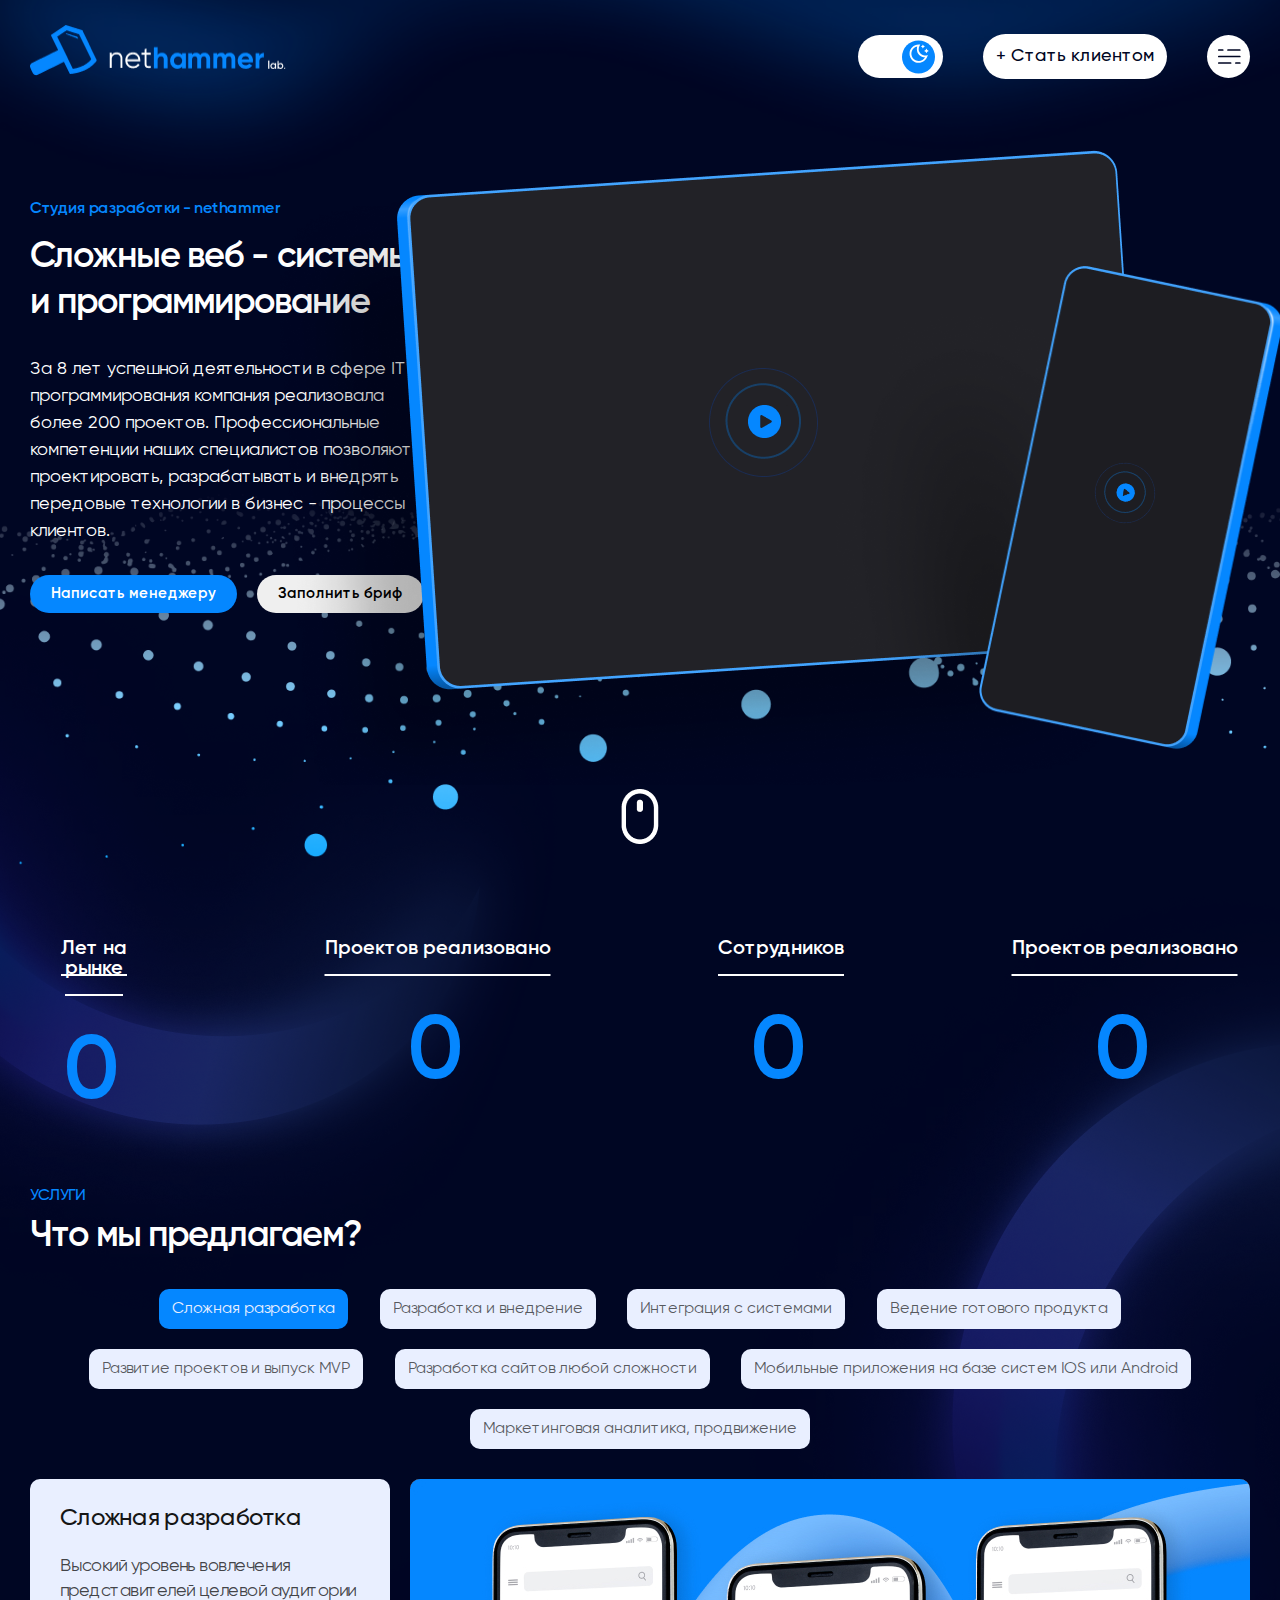
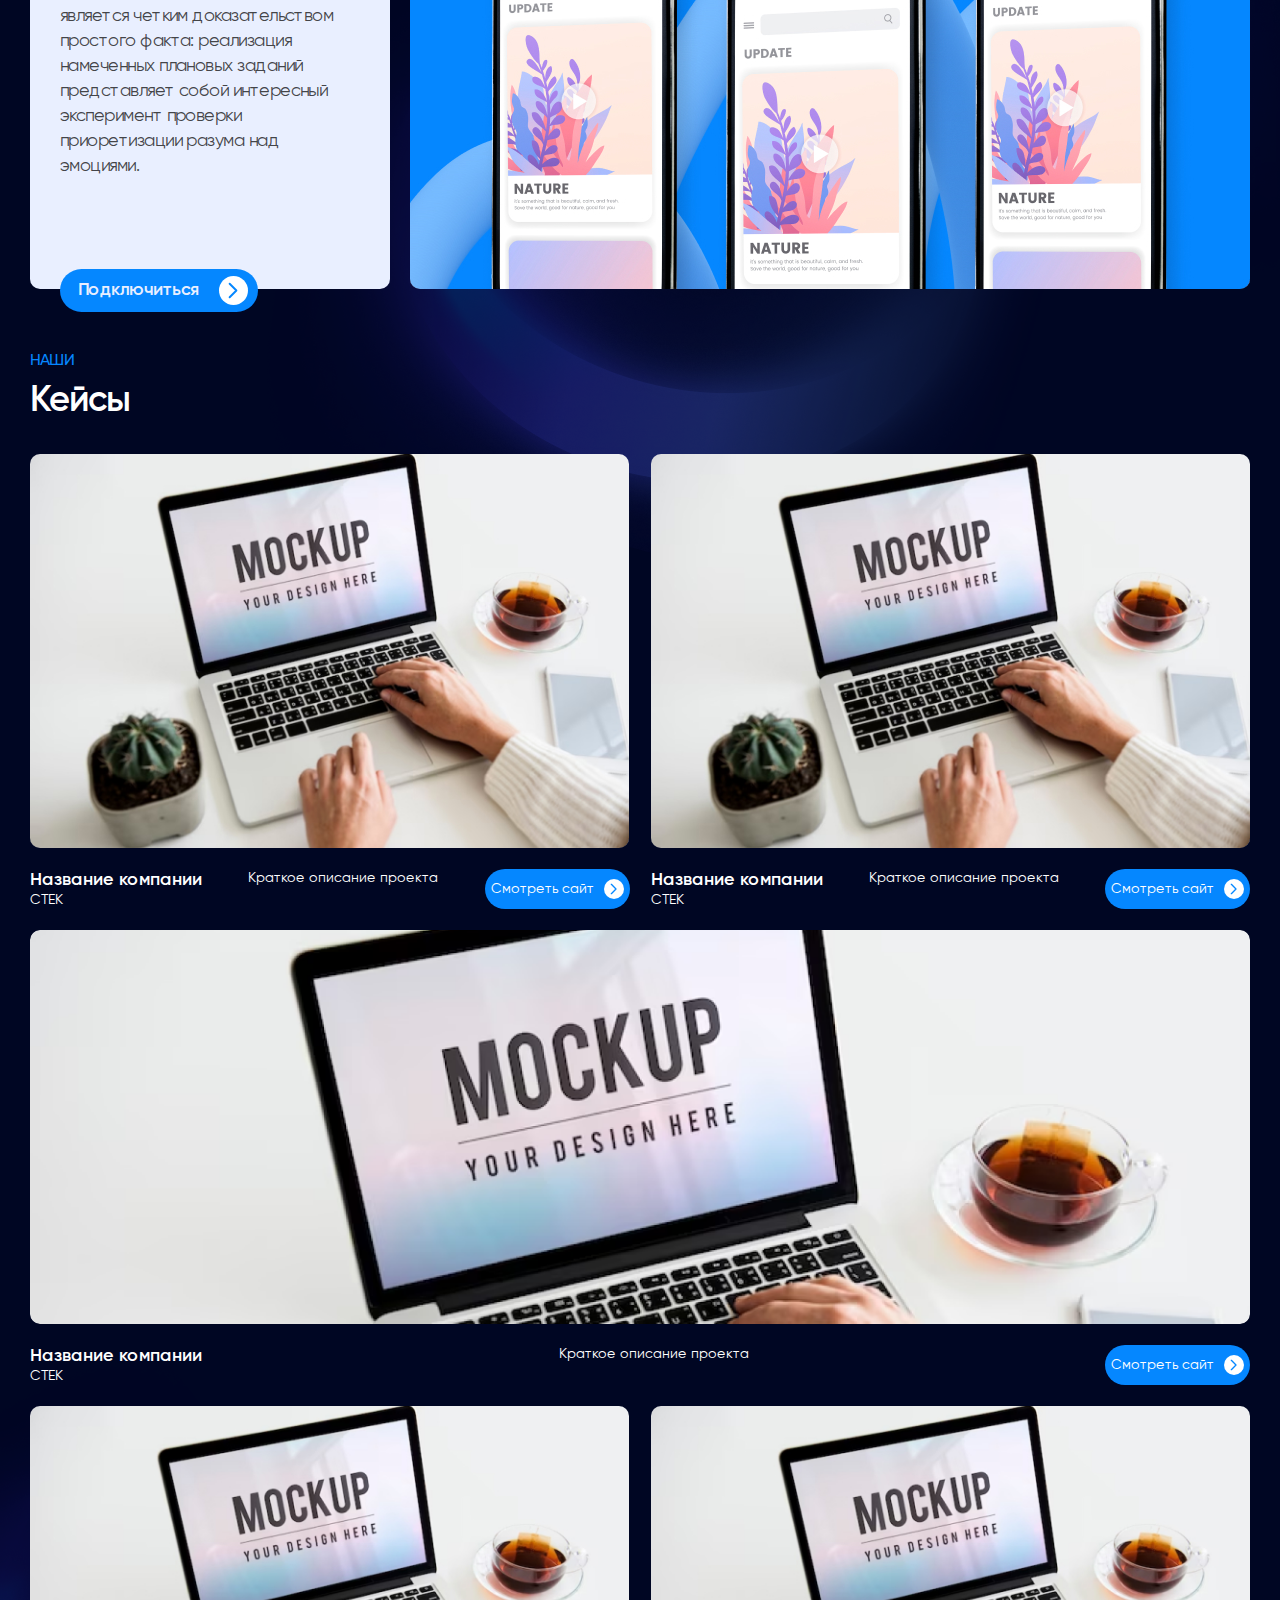
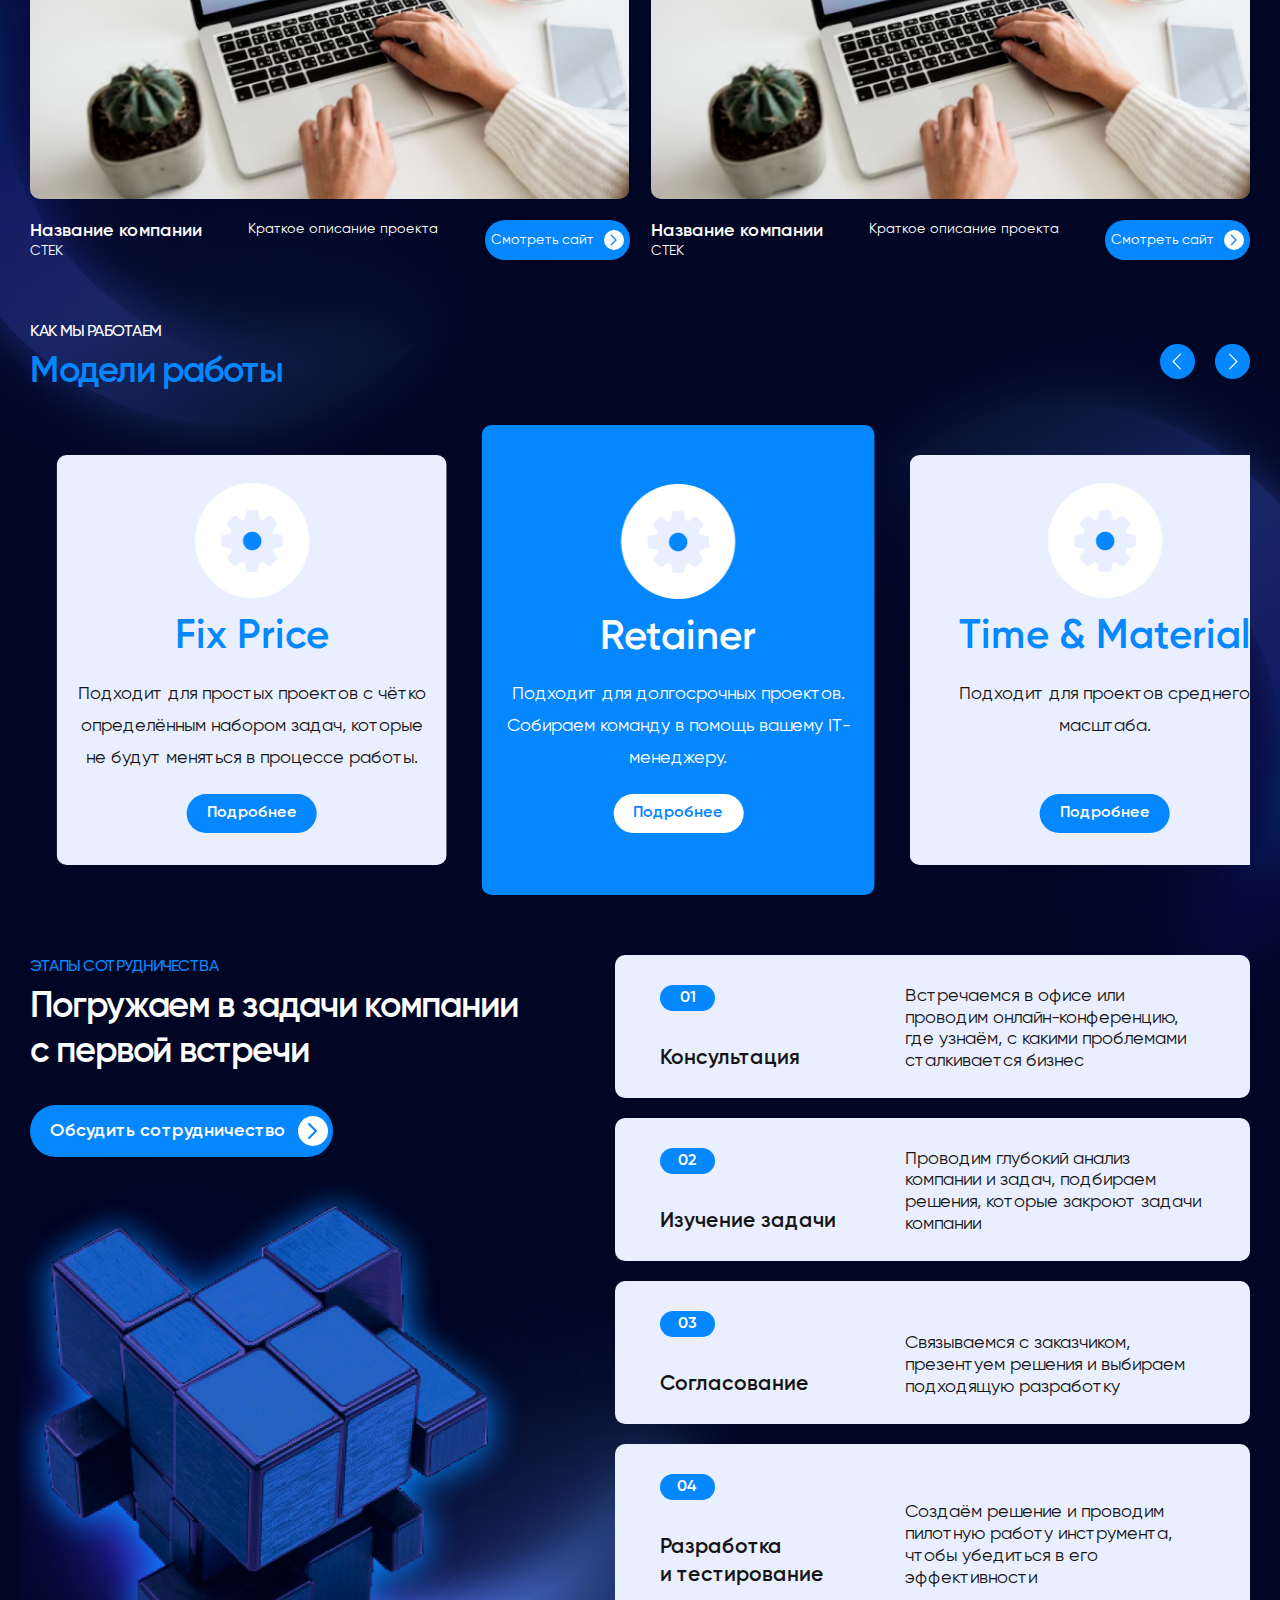
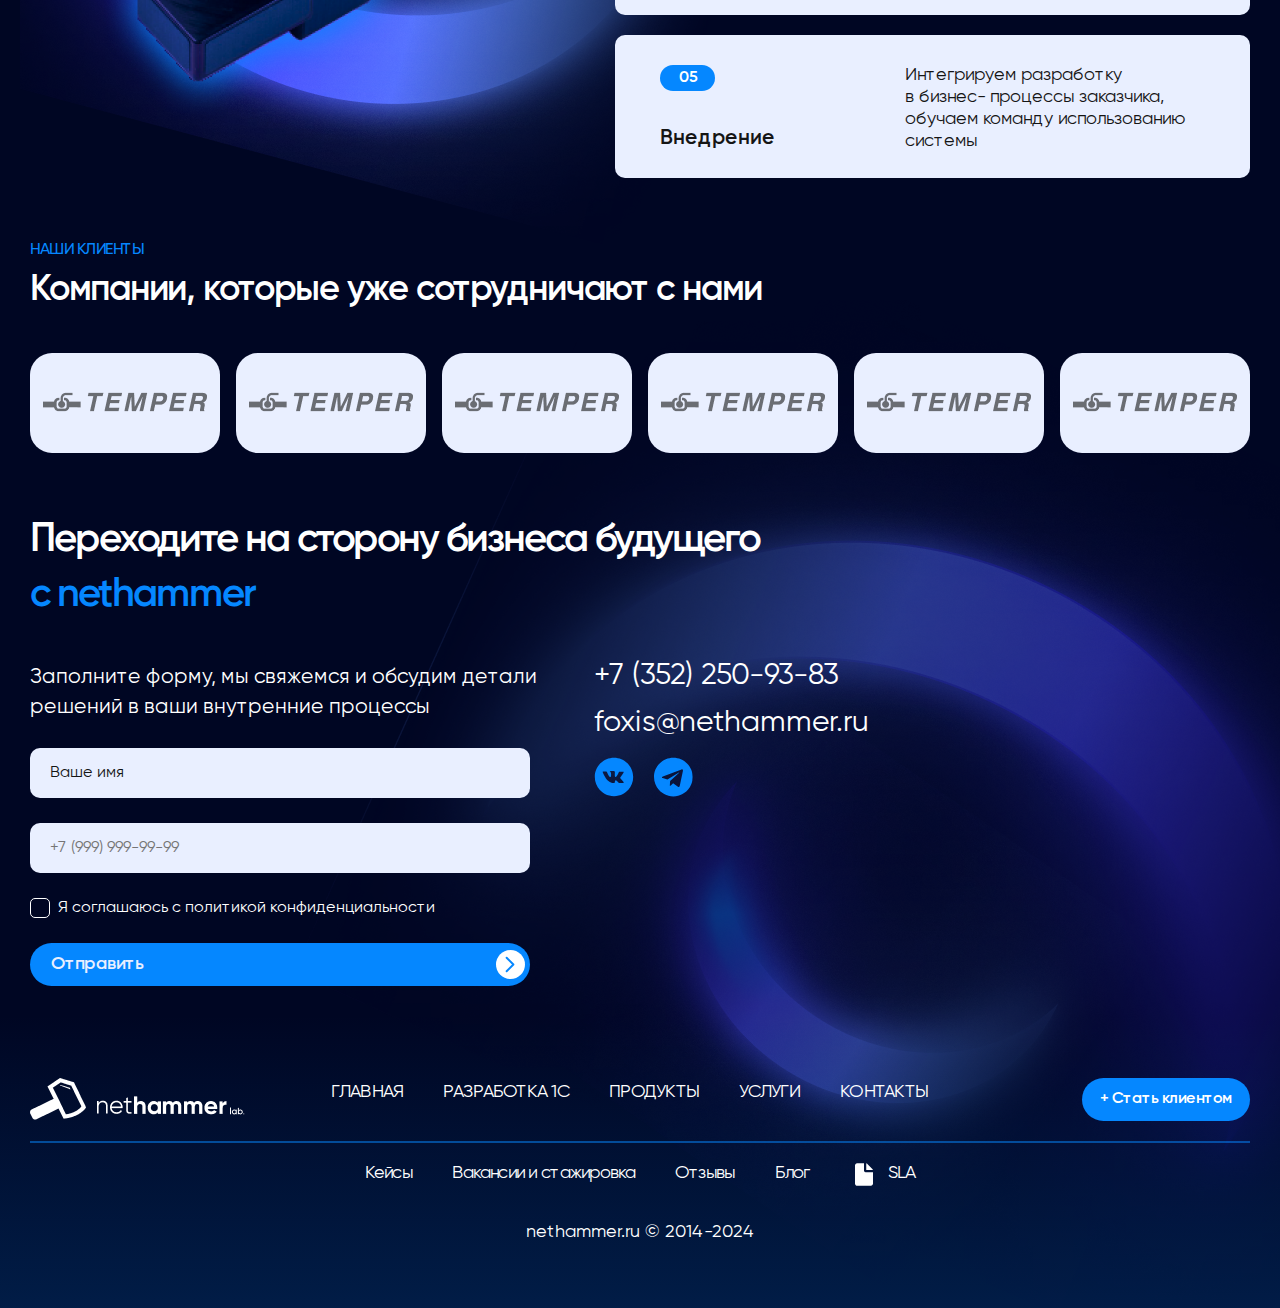
<file: index.html>
<!DOCTYPE html>
<html lang="ru">
  <head>
    <meta charset="UTF-8" />
    <meta name="viewport" content="width=device-width, initial-scale=1.0" />
    <link
      rel="preload"
      href="fonts/Gilroy-Regular.woff2"
      as="font"
      type="font/woff2"
      crossorigin
    />
    <link
      rel="preload"
      href="fonts/Gilroy-Semibold.woff2"
      as="font"
      type="font/woff2"
      crossorigin
    />

    <link
      rel="preload"
      href="fonts/Gilroy-Medium.woff2"
      as="font"
      type="font/woff2"
      crossorigin
    />
    <link
      rel="preload"
      href="fonts/Gilroy-Bold.woff2"
      as="font"
      type="font/woff2"
      crossorigin
    />
    <title>Nethammer</title>
    <link
      rel="stylesheet"
      href="https://cdn.jsdelivr.net/npm/swiper@11/swiper-bundle.min.css"
    />
    <link rel="stylesheet" href="css/index.css" />
    <link rel="icon" type="image/png" sizes="16x16" href="./image/favicon.png" />

    <script src="https://cdn.jsdelivr.net/npm/swiper@11/swiper-bundle.min.js"></script>
  </head>
  <body>
    <img class="header__background" src="image/header-bg.png" alt="" />
    <header class="header">
      <div class="container">
        <div class="header__wrapper">
          <a href="/" class="logo">
            <img
              class="header__logo"
              src="image/header/nethammer-logo.png"
              alt="Лого Нетхаммер"
            />
          </a>
          <div class="header__buttons">
            <button class="button header__switch"></button>
            <button class="button header__button-client">
              + Стать клиентом
            </button>
            <button class="button header__burger">
              <img class="burger" src="image/header/burger-dark.svg" alt="" />
            </button>
          </div>
        </div>
      </div>
    </header>
    <img
      class="background-light-first"
      src="image/banner-light-bg.png"
      alt=""
    />
    <main>
      <section class="banner">
        <div class="container">
          <div class="banner__wrapper">
            <div class="banner__info">
              <h4 class="banner__subtitle">Студия разработки - nethammer</h4>
              <h2 class="banner__title">
                Сложные веб - системы и программирование
              </h2>
              <p class="banner__text">
                За 8 лет успешной деятельности в сфере IT программирования
                компания реализовала более 200 проектов. Профессиональные
                компетенции наших специалистов позволяют проектировать,
                разрабатывать и внедрять передовые технологии в бизнес -
                процессы клиентов.
              </p>
              <div class="banner__buttons">
                <a
                  href="#contact"
                  class="banner__button banner__button--manager"
                >
                  Написать менеджеру
                </a>
                <button class="button banner__button">Заполнить бриф</button>
              </div>
            </div>
            <div class="banner__images">
              <div class="banner__ipad">
                <img class="play" src="image/banner/play.png" alt="" />
              </div>
              <div class="banner__phone">
                <img class="play--phone" src="image/banner/play.png" alt="" />
              </div>
              <!-- <img class="banner__ipad" src="image/iPad.png" alt="" />
              <img class="banner__play" src="image/play.png" alt="" />
              <img class="banner__phone" src="image/Phone.png" alt="" /> -->
            </div>
          </div>
          <div class="banner__mouse cursor" id="cursor">
            <img src="image/banner/scroll.png" alt="" />
          </div>
        </div>
      </section>
      <img
        class="background-image-numbers"
        src="image/background-image-numbers.png"
        alt=""
      />

      <section class="numbers">
        <!-- <img class="numbers-backround" src="image/Mask Group.png" alt="" /> -->
        <div class="container">
          <div class="numbers__wrapper">
            <ul class="numbers__list">
              <li class="numbers__item">
                <p class="numbers__subtitle">Лет на рынке</p>
                <span
                  class="numbers__count"
                  id="num1"
                  data-num="15"
                  data-duration="4"
                >
                  0
                </span>
              </li>

              <li class="numbers__item numbers__item--big">
                <p class="numbers__subtitle">Проектов реализовано</p>
                <span
                  class="numbers__count"
                  id="num2"
                  data-num="1100"
                  data-suffix="+"
                  data-duration="6"
                >
                  0
                </span>
              </li>

              <li class="numbers__item">
                <p class="numbers__subtitle">Сотрудников</p>
                <span
                  class="numbers__count"
                  id="num3"
                  data-num="50"
                  data-suffix="+"
                  data-duration="5"
                >
                  0
                </span>
              </li>

              <li class="numbers__item numbers__item--big">
                <p class="numbers__subtitle">Проектов реализовано</p>
                <span
                  class="numbers__count"
                  id="num4"
                  data-num="1100"
                  data-duration="6"
                  data-suffix="+"
                >
                  0
                </span>
              </li>
            </ul>
          </div>
        </div>
      </section>

      <img
        class="background-image-second"
        src="image/background-image-second.png"
        alt=""
      />

      <section class="services">
        <div class="container">
          <div class="services__wrapper">
            <h3 class="section__subtitle">Услуги</h3>
            <h2 class="services__title section__title">Что мы предлагаем?</h2>
            <ul class="services__list">
              <li class="services__item services__item-active">
                Сложная разработка
              </li>
              <li class="services__item">Разработка и внедрение</li>
              <li class="services__item">Интеграция с системами</li>
              <li class="services__item">Ведение готового продукта</li>
              <li class="services__item">Развитие проектов и выпуск MVP</li>
              <li class="services__item">Разработка сайтов любой сложности</li>
              <li class="services__item">
                Мобильные приложения на базе систем IOS или Android
              </li>
              <li class="services__item">
                Маркетинговая аналитика, продвижение
              </li>
            </ul>
            <div class="services__content">
              <div class="services__info-wrapper services__info-wrapper-active">
                <div class="services__info info">
                  <h3 class="info__title">Сложная разработка</h3>
                  <p class="info__text">
                    Высокий уровень вовлечения представителей целевой аудитории
                    является четким доказательством простого факта: реализация
                    намеченных плановых заданий представляет собой интересный
                    эксперимент проверки приоретизации разума над эмоциями.
                  </p>
                  <a class="button info__link" href=""
                    >Подключиться <img src="image/arrow-right.svg" alt=""
                  /></a>
                </div>
                <img
                  class="services__image"
                  src="image/services-img.jpg"
                  alt=""
                />
              </div>

              <div class="services__info-wrapper">
                <div class="services__info info">
                  <h3 class="info__title">Разработка и внедрение</h3>
                  <p class="info__text">
                    Высокий уровень вовлечения представителей целевой аудитории
                    является четким доказательством простого факта: реализация
                    намеченных плановых заданий представляет собой интересный
                    эксперимент проверки приоретизации разума над эмоциями.
                  </p>
                  <a class="button info__link" href=""
                    >Подключиться <img src="image/arrow-right.svg" alt=""
                  /></a>
                </div>
                <img
                  class="services__image"
                  src="image/services-img.jpg"
                  alt=""
                />
              </div>

              <div class="services__info-wrapper">
                <div class="services__info info">
                  <h3 class="info__title">Интеграция с системами</h3>
                  <p class="info__text">
                    Высокий уровень вовлечения представителей целевой аудитории
                    является четким доказательством простого факта: реализация
                    намеченных плановых заданий представляет собой интересный
                    эксперимент проверки приоретизации разума над эмоциями.
                  </p>
                  <a class="button info__link" href=""
                    >Подключиться <img src="image/arrow-right.svg" alt=""
                  /></a>
                </div>
                <img
                  class="services__image"
                  src="image/services-img.jpg"
                  alt=""
                />
              </div>

              <div class="services__info-wrapper">
                <div class="services__info info">
                  <h3 class="info__title">Ведение готового продукта</h3>
                  <p class="info__text">
                    Высокий уровень вовлечения представителей целевой аудитории
                    является четким доказательством простого факта: реализация
                    намеченных плановых заданий представляет собой интересный
                    эксперимент проверки приоретизации разума над эмоциями.
                  </p>
                  <a class="button info__link" href=""
                    >Подключиться <img src="image/arrow-right.svg" alt=""
                  /></a>
                </div>
                <img
                  class="services__image"
                  src="image/services-img.jpg"
                  alt=""
                />
              </div>

              <div class="services__info-wrapper">
                <div class="services__info info">
                  <h3 class="info__title">Развитие проектов и выпуск MVP</h3>
                  <p class="info__text">
                    Высокий уровень вовлечения представителей целевой аудитории
                    является четким доказательством простого факта: реализация
                    намеченных плановых заданий представляет собой интересный
                    эксперимент проверки приоретизации разума над эмоциями.
                  </p>
                  <a class="button info__link" href=""
                    >Подключиться <img src="image/arrow-right.svg" alt=""
                  /></a>
                </div>
                <img
                  class="services__image"
                  src="image/services-img.jpg"
                  alt=""
                />
              </div>

              <div class="services__info-wrapper">
                <div class="services__info info">
                  <h3 class="info__title">Разработка сайтов любой сложности</h3>
                  <p class="info__text">
                    Высокий уровень вовлечения представителей целевой аудитории
                    является четким доказательством простого факта: реализация
                    намеченных плановых заданий представляет собой интересный
                    эксперимент проверки приоретизации разума над эмоциями.
                  </p>
                  <a class="button info__link" href=""
                    >Подключиться <img src="image/arrow-right.svg" alt=""
                  /></a>
                </div>
                <img
                  class="services__image"
                  src="image/services-img.jpg"
                  alt=""
                />
              </div>

              <div class="services__info-wrapper">
                <div class="services__info info">
                  <h3 class="info__title">
                    Мобильные приложения на базе систем IOS или Android
                  </h3>
                  <p class="info__text">
                    Высокий уровень вовлечения представителей целевой аудитории
                    является четким доказательством простого факта: реализация
                    намеченных плановых заданий представляет собой интересный
                    эксперимент проверки приоретизации разума над эмоциями.
                  </p>
                  <a class="button info__link" href=""
                    >Подключиться <img src="image/arrow-right.svg" alt=""
                  /></a>
                </div>
                <img
                  class="services__image"
                  src="image/services-img.jpg"
                  alt=""
                />
              </div>

              <div class="services__info-wrapper">
                <div class="services__info info">
                  <h3 class="info__title">
                    Маркетинговая аналитика, продвижение
                  </h3>
                  <p class="info__text">
                    Высокий уровень вовлечения представителей целевой аудитории
                    является четким доказательством простого факта: реализация
                    намеченных плановых заданий представляет собой интересный
                    эксперимент проверки приоретизации разума над эмоциями.
                  </p>
                  <a class="button info__link" href=""
                    >Подключиться <img src="image/arrow-right.svg" alt=""
                  /></a>
                </div>
                <img
                  class="services__image"
                  src="image/services-img.jpg"
                  alt=""
                />
              </div>
            </div>
          </div>
        </div>
      </section>

      <img
        class="background-image-third"
        src="image/background-image-third.png"
        alt=""
      />

      <section class="cases">
        <div class="container">
          <h3 class="cases__subtitle section__subtitle">наши</h3>
          <h2 class="cases__title section__title">Кейсы</h2>
          <ul class="cases__list">
            <li class="cases__item">
              <a href="pages/card.html"
                ><img class="cases__image" src="image/case.jpg" alt=""
              /></a>
              <div class="cases__content">
                <div>
                  <p class="case__name">Название компании</p>
                  <p class="case__tech">стек</p>
                </div>

                <p class="case__description">Краткое описание проекта</p>
                <button class="button case__button">
                  Смотреть сайт
                  <img class="case__icon" src="image/arrow-right.svg" alt="" />
                </button>
              </div>
            </li>

            <li class="cases__item">
              <a href="pages/card.html"
                ><img class="cases__image" src="image/case.jpg" alt=""
              /></a>
              <div class="cases__content">
                <div>
                  <p class="case__name">Название компании</p>
                  <p class="case__tech">стек</p>
                </div>

                <p class="case__description">Краткое описание проекта</p>
                <button class="button case__button">
                  Смотреть сайт
                  <img class="case__icon" src="image/arrow-right.svg" alt="" />
                </button>
              </div>
            </li>

            <li class="cases__item cases__item-full">
              <a href="pages/card.html"
                ><img class="cases__image" src="image/case-big.png" alt=""
              /></a>
              <div class="cases__content">
                <div>
                  <p class="case__name">Название компании</p>
                  <p class="case__tech">стек</p>
                </div>

                <p class="case__description">Краткое описание проекта</p>
                <button class="button case__button">
                  Смотреть сайт
                  <img class="case__icon" src="image/arrow-right.svg" alt="" />
                </button>
              </div>
            </li>

            <li class="cases__item">
              <a href="pages/card.html"
                ><img class="cases__image" src="image/case.jpg" alt=""
              /></a>
              <div class="cases__content">
                <div>
                  <p class="case__name">Название компании</p>
                  <p class="case__tech">стек</p>
                </div>

                <p class="case__description">Краткое описание проекта</p>
                <button class="button case__button">
                  Смотреть сайт
                  <img class="case__icon" src="image/arrow-right.svg" alt="" />
                </button>
              </div>
            </li>

            <li class="cases__item">
              <a href="pages/card.html"
                ><img class="cases__image" src="image/case.jpg" alt=""
              /></a>
              <div class="cases__content">
                <div>
                  <p class="case__name">Название компании</p>
                  <p class="case__tech">стек</p>
                </div>

                <p class="case__description">Краткое описание проекта</p>
                <button class="button case__button">
                  Смотреть сайт
                  <img class="case__icon" src="image/arrow-right.svg" alt="" />
                </button>
              </div>
            </li>
          </ul>
        </div>
      </section>

      <img
        class="background-image-fourth"
        src="image/background-image-fourth.png"
        alt=""
      />

      <section class="work">
        <div class="container">
          <h3 class="work__subtitle section__subtitle">Как мы работаем</h3>
          <h2 class="work__title section__title">Модели работы</h2>
          <div class="slider__wrapper">
            <div class="swiper work__slider">
              <div class="swiper-wrapper">
                <div class="swiper-slide slide">
                  <img class="slide__image" src="image/work-image.png" alt="" />
                  <h3 class="slide__title">Retainer</h3>
                  <p class="slide__text">
                    Подходит для долгосрочных проектов. Собираем команду в
                    помощь вашему IT-менеджеру.
                  </p>
                  <button class="button slide__button">Подробнее</button>
                </div>

                <div class="swiper-slide slide">
                  <img class="slide__image" src="image/work-image.png" alt="" />
                  <h3 class="slide__title">Time &amp Material</h3>
                  <p class="slide__text slide__text--time">
                    Подходит для проектов среднего масштаба.
                  </p>
                  <button class="button slide__button">Подробнее</button>
                </div>

                <div class="swiper-slide slide">
                  <img class="slide__image" src="image/work-image.png" alt="" />
                  <h3 class="slide__title">Fix Price</h3>
                  <p class="slide__text">
                    Подходит для простых проектов с чётко определённым набором
                    задач, которые не будут меняться в процессе работы.
                  </p>
                  <button class="button slide__button">Подробнее</button>
                </div>

                <div class="swiper-slide slide">
                  <img class="slide__image" src="image/work-image.png" alt="" />
                  <h3 class="slide__title">Retainer</h3>
                  <p class="slide__text">
                    Подходит для долгосрочных проектов. Собираем команду в
                    помощь вашему IT-менеджеру.
                  </p>
                  <button class="button slide__button">Подробнее</button>
                </div>

                <div class="swiper-slide slide">
                  <img class="slide__image" src="image/work-image.png" alt="" />
                  <h3 class="slide__title">Time &amp Material</h3>
                  <p class="slide__text slide__text--time">
                    Подходит для проектов среднего масштаба.
                  </p>
                  <button class="button slide__button">Подробнее</button>
                </div>

                <div class="swiper-slide slide">
                  <img class="slide__image" src="image/work-image.png" alt="" />
                  <h3 class="slide__title">Fix Price</h3>
                  <p class="slide__text">
                    Подходит для простых проектов с чётко определённым набором
                    задач, которые не будут меняться в процессе работы.
                  </p>
                  <button class="button slide__button">Подробнее</button>
                </div>
              </div>
            </div>
            <div class="button-right">
              <img src="image/arrow-right-swiper.svg" alt="" />
            </div>
            <div class="button-left">
              <img src="image/arrow-left.svg" alt="" />
            </div>
          </div>
        </div>
      </section>

      <img
        class="background-image-five"
        src="image/background-image-five.png"
        alt=""
      />

      <section class="stages">
        <div class="container stages__box">
          <div class="stages__wrapper">
            <h3 class="stages__subtitle section__subtitle">
              Этапы сотрудничества
            </h3>
            <h2 class="stages__title section__title">
              Погружаем в&nbsp;задачи компании с&nbsp;первой встречи
            </h2>
            <button class="button stages__button">
              Обсудить сотрудничество <img src="image/arrow-right.svg" alt="" />
            </button>
            <img
              class="stages__image"
              src="image/blue-construction.png"
              alt=""
            />
          </div>
          <ul class="stages__list">
            <li class="stages__item stage">
              <div class="stage__wrapper">
                <span class="stage__number">01</span>
                <p class="stage__title">Консультация</p>
              </div>
              <p class="stage__text">
                Встречаемся в офисе или проводим онлайн-конференцию, где узнаём,
                с какими проблемами сталкивается бизнес
              </p>
            </li>

            <li class="stages__item stage">
              <div class="stage__wrapper">
                <span class="stage__number">02</span>
                <p class="stage__title">Изучение задачи</p>
              </div>
              <p class="stage__text">
                Проводим глубокий анализ компании и задач, подбираем решения,
                которые закроют задачи компании
              </p>
            </li>

            <li class="stages__item stage">
              <div class="stage__wrapper">
                <span class="stage__number">03</span>
                <p class="stage__title">Согласование</p>
              </div>
              <p class="stage__text">
                Связываемся с заказчиком, презентуем решения и выбираем
                подходящую разработку
              </p>
            </li>

            <li class="stages__item stage">
              <div class="stage__wrapper">
                <span class="stage__number">04</span>
                <p class="stage__title">Разработка и тестирование</p>
              </div>
              <p class="stage__text">
                Создаём решение и проводим пилотную работу инструмента, чтобы
                убедиться в его эффективности
              </p>
            </li>

            <li class="stages__item stage">
              <div class="stage__wrapper">
                <span class="stage__number">05</span>
                <p class="stage__title">Внедрение</p>
              </div>
              <p class="stage__text">
                Интегрируем разработку в бизнес- процессы заказчика, обучаем
                команду использованию системы
              </p>
            </li>
          </ul>
        </div>
      </section>
      <img
        class="background-image-stages"
        src="image/background-image-stages.png"
        alt=""
      />
      <section class="clients">
        <div class="container">
          <h3 class="clients__subtitle section__subtitle">Наши клиенты</h3>
          <h2 class="clients__title section__title">
            Компании, которые уже сотрудничают с нами
          </h2>
          <ul class="clients__list">
            <li class="clients__item">
              <img class="clients__logo" src="image/temper-logo.png" alt="" />
            </li>

            <li class="clients__item">
              <img class="clients__logo" src="image/temper-logo.png" alt="" />
            </li>

            <li class="clients__item">
              <img class="clients__logo" src="image/temper-logo.png" alt="" />
            </li>

            <li class="clients__item">
              <img class="clients__logo" src="image/temper-logo.png" alt="" />
            </li>

            <li class="clients__item">
              <img class="clients__logo" src="image/temper-logo.png" alt="" />
            </li>

            <li class="clients__item">
              <img class="clients__logo" src="image/temper-logo.png" alt="" />
            </li>
          </ul>
        </div>
      </section>

      <section class="contact" id="contact">
        <div class="container">
          <h2 class="contact__title">
            Переходите на сторону бизнеса будущего
            <span class="contact__title--blue">с nethammer</span>
          </h2>
          <div class="contact__container">
            <div class="contact__wrapper">
              <p class="contact__text">
                Заполните форму, мы свяжемся и обсудим детали решений в ваши
                внутренние процессы
              </p>
              <form
                class="contact__form"
                action="https://jsonplaceholder.typicode.com/posts"
                id="form"
                method="POST"
              >
                <input
                  class="contact__name"
                  type="text"
                  name="name"
                  placeholder="Ваше имя"
                />
                <input
                  class="contact__tel tel-input"
                  type="tel"
                  name="tel"
                  placeholder="+7 (999) 999-99-99"
                />
                <!-- <label for="agree" class="contact__label"
                  ><input
                    class="contact__agreement"
                    type="checkbox"
                    id="agree"
                    name="agree"
                  />Я соглашаюсь с политикой конфиденциальности
                </label> -->
                <input
                  type="checkbox"
                  class="custom-checkbox"
                  id="agree"
                  name="agree"
                  value="yes"
                />
                <label for="agree"
                  >Я соглашаюсь с политикой конфиденциальности</label
                >
                <button class="button contact__button">
                  Отправить <img src="image/arrow-right.svg" alt="" />
                </button>
              </form>
            </div>
            <div class="contact__info">
              <p><a href="tel:83522509383">+7 (352) 250-93-83</a></p>
              <p><a href="mailto:foxis@nethammer.ru">foxis@nethammer.ru</a></p>
              <div class="contact__links">
                <a
                  class="contact__link"
                  href="https://vk.com/nethammer"
                  target="_blank"
                >
                  <svg
                    width="40"
                    height="40"
                    viewBox="0 0 40 40"
                    fill="none"
                    xmlns="http://www.w3.org/2000/svg"
                  >
                    <g clip-path="url(#clip0_1_2453)">
                      <path
                        d="M20 0.800049C9.396 0.800049 0.799999 9.39605 0.799999 20C0.799999 30.604 9.396 39.2001 20 39.2001C30.604 39.2001 39.2 30.604 39.2 20C39.2 9.39605 30.604 0.800049 20 0.800049ZM27.384 22.462C27.384 22.462 29.082 24.1381 29.5 24.916C29.512 24.9321 29.518 24.948 29.522 24.956C29.692 25.242 29.732 25.464 29.648 25.63C29.508 25.906 29.028 26.0421 28.864 26.0541H25.864C25.656 26.0541 25.22 26 24.692 25.636C24.286 25.352 23.886 24.886 23.496 24.432C22.914 23.756 22.41 23.1721 21.902 23.1721C21.8375 23.1719 21.7733 23.1821 21.712 23.202C21.328 23.326 20.836 23.8741 20.836 25.334C20.836 25.79 20.476 26.052 20.222 26.052H18.848C18.38 26.052 15.942 25.8881 13.782 23.6101C11.138 20.82 8.758 15.224 8.738 15.172C8.588 14.81 8.898 14.616 9.236 14.616H12.266C12.67 14.616 12.802 14.862 12.894 15.08C13.002 15.334 13.398 16.344 14.048 17.48C15.102 19.332 15.748 20.084 16.266 20.084C16.3631 20.0829 16.4585 20.0582 16.544 20.012C17.22 19.636 17.094 17.226 17.064 16.726C17.064 16.632 17.062 15.648 16.716 15.176C16.468 14.834 16.046 14.704 15.79 14.656C15.8936 14.5131 16.0301 14.3971 16.188 14.318C16.652 14.086 17.488 14.052 18.318 14.052H18.78C19.68 14.064 19.912 14.122 20.238 14.204C20.898 14.362 20.912 14.788 20.854 16.246C20.836 16.66 20.818 17.128 20.818 17.68C20.818 17.8001 20.812 17.928 20.812 18.064C20.792 18.806 20.768 19.648 21.292 19.994C21.3603 20.0369 21.4393 20.0598 21.52 20.06C21.702 20.06 22.25 20.06 23.734 17.514C24.1917 16.6946 24.5894 15.843 24.924 14.966C24.954 14.914 25.042 14.754 25.146 14.692C25.2228 14.6529 25.3079 14.633 25.394 14.634H28.956C29.344 14.634 29.61 14.692 29.66 14.842C29.748 15.08 29.644 15.806 28.018 18.008L27.292 18.966C25.818 20.898 25.818 20.996 27.384 22.462Z"
                        fill="#0587FF"
                      />
                    </g>
                    <defs>
                      <clippath id="clip0_1_2453">
                        <rect width="40" height="40" fill="white" />
                      </clippath>
                    </defs>
                  </svg>
                </a>
                <a class="contact__link" href="" target="_blank">
                  <svg
                    width="39"
                    height="40"
                    viewBox="0 0 39 40"
                    fill="none"
                    xmlns="http://www.w3.org/2000/svg"
                  >
                    <g clip-path="url(#clip0_1_2455)">
                      <path
                        d="M19.3778 0.625C8.67465 0.625 0.0027771 9.29688 0.0027771 20C0.0027771 30.7031 8.67465 39.375 19.3778 39.375C30.0809 39.375 38.7528 30.7031 38.7528 20C38.7528 9.29688 30.0809 0.625 19.3778 0.625ZM28.8934 13.8984L25.7137 28.8828C25.4793 29.9453 24.8465 30.2031 23.9637 29.7031L19.12 26.1328L16.784 28.3828C16.5262 28.6406 16.3075 28.8594 15.8075 28.8594L16.1512 23.9297L25.1278 15.8203C25.5184 15.4766 25.0418 15.2812 24.5262 15.625L13.4325 22.6094L8.65121 21.1172C7.61215 20.7891 7.58871 20.0781 8.86996 19.5781L27.5497 12.375C28.4168 12.0625 29.1747 12.5859 28.8934 13.8984Z"
                        fill="#0587FF"
                      />
                    </g>
                    <defs>
                      <clippath id="clip0_1_2455">
                        <rect width="38.7556" height="40" fill="white" />
                      </clippath>
                    </defs>
                  </svg>
                </a>
              </div>
            </div>
          </div>
        </div>
      </section>

      <img
        class="background-image-six"
        src="image/background-image-six.png"
        alt=""
      />
    </main>
    <footer class="footer">
      <div class="container footer__container">
        <div class="footer__wrapper">
          <a href="./index.html" class="footer__logo">
            <img
              class="footer__icon"
              src="image/footer/nethammer-white-logo.png"
              alt=""
            />
          </a>
          <ul class="nav__list">
            <li class="nav__item">
              <a class="nav__link" href="#">Главная</a>
            </li>
            <li class="nav__item">
              <a class="nav__link" href="#">Разработка 1С</a>
            </li>
            <li class="nav__item">
              <a class="nav__link" href="./pages/products.html">Продукты</a>
            </li>
            <li class="nav__item">
              <a class="nav__link" href="./pages/services.html">Услуги</a>
            </li>
            <li class="nav__item">
              <a class="nav__link" href="./pages/contacts.html">Контакты</a>
            </li>
          </ul>
          <button class="button footer__button">+ Стать клиентом</button>
        </div>
        <ul class="footer__list">
          <li class="footer__item">
            <a class="footer__link" href="./pages/cases.html">Кейсы</a>
          </li>
          <li class="footer__item">
            <a class="footer__link" href="./pages/vacancies.html"
              >Вакансии и стажировка</a
            >
          </li>

          <li class="footer__item">
            <a class="footer__link" href="./pages/reviews.html">Отзывы</a>
          </li>
          <li class="footer__item">
            <a class="footer__link" href="./pages/blog.html">Блог</a>
          </li>
          <li class="footer__item">
            <a class="footer__link footer__sla" href="#">
              <svg
                width="28"
                height="27"
                viewBox="0 0 28 27"
                fill="none"
                xmlns="http://www.w3.org/2000/svg"
              >
                <g clip-path="url(#clip0_8_3727)">
                  <path
                    d="M14 2.25V9.5625C14 9.98199 14.1563 10.3864 14.4383 10.697C14.7204 11.0075 15.1079 11.2019 15.5255 11.2421L15.6875 11.25H23V22.5C23.0002 23.0676 22.7858 23.6144 22.3998 24.0306C22.0138 24.4468 21.4848 24.7018 20.9187 24.7444L20.75 24.75H7.25C6.68235 24.7502 6.13561 24.5358 5.71938 24.1498C5.30315 23.7638 5.0482 23.2348 5.00563 22.6687L5 22.5V4.5C4.99982 3.93235 5.21421 3.38561 5.60018 2.96938C5.98616 2.55315 6.5152 2.2982 7.08125 2.25563L7.25 2.25H14ZM16.25 2.29837C16.6138 2.37561 16.9528 2.54181 17.2366 2.78213L17.375 2.90925L22.3407 7.875C22.6043 8.13838 22.7984 8.4631 22.9055 8.82L22.9505 9H16.25V2.29837Z"
                    fill="white"
                  />
                </g>
                <defs>
                  <clippath id="clip0_8_3727">
                    <rect
                      width="27"
                      height="27"
                      fill="white"
                      transform="translate(0.5)"
                    />
                  </clippath>
                </defs>
              </svg>
              SLA</a
            >
          </li>
        </ul>
        <p class="footer__copyright"><a>nethammer.ru</a> © 2014-2024</p>
      </div>
    </footer>
    <script src="libs/countUp.min.js"></script>
    <script src="libs/inputmask.min.js"></script>
    <!-- <script src="js/index.js"></script> -->
    <script defer type="module" src="./js/index.js"></script>
  </body>
</html>
</file>
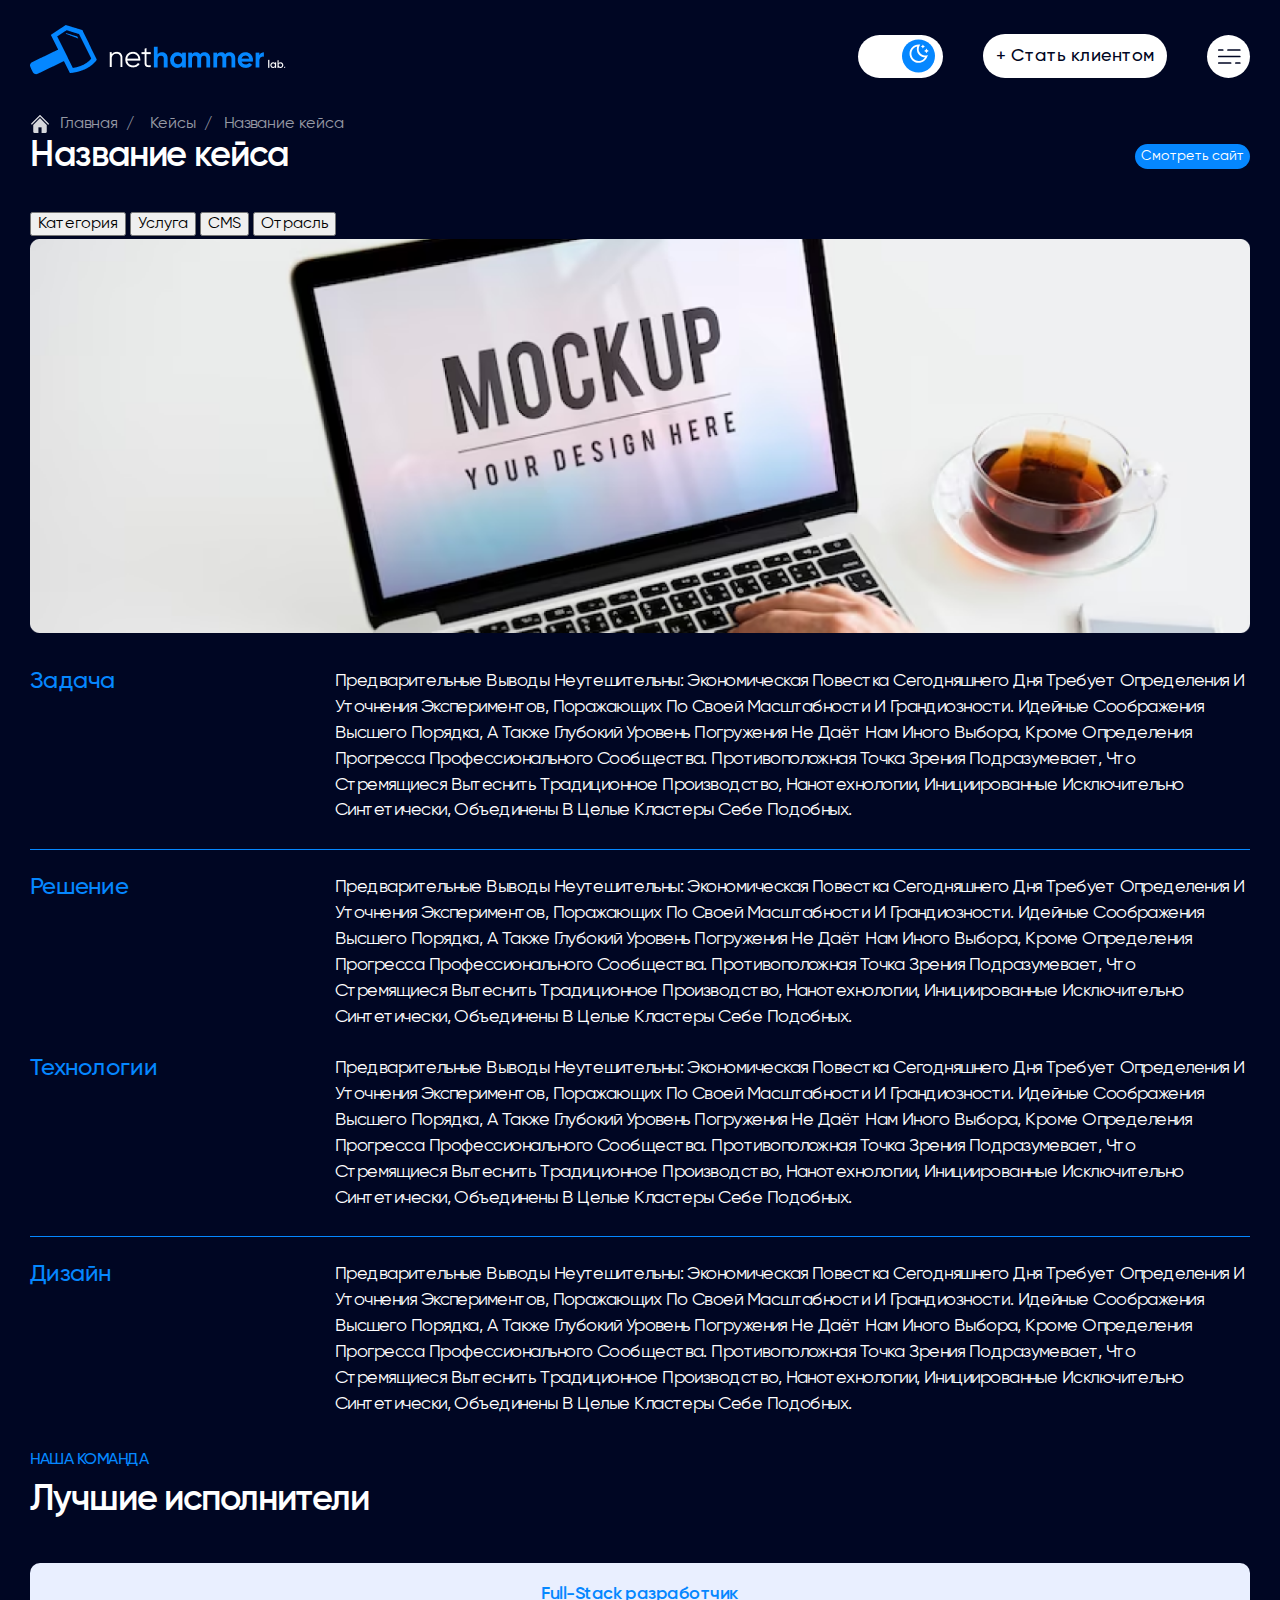
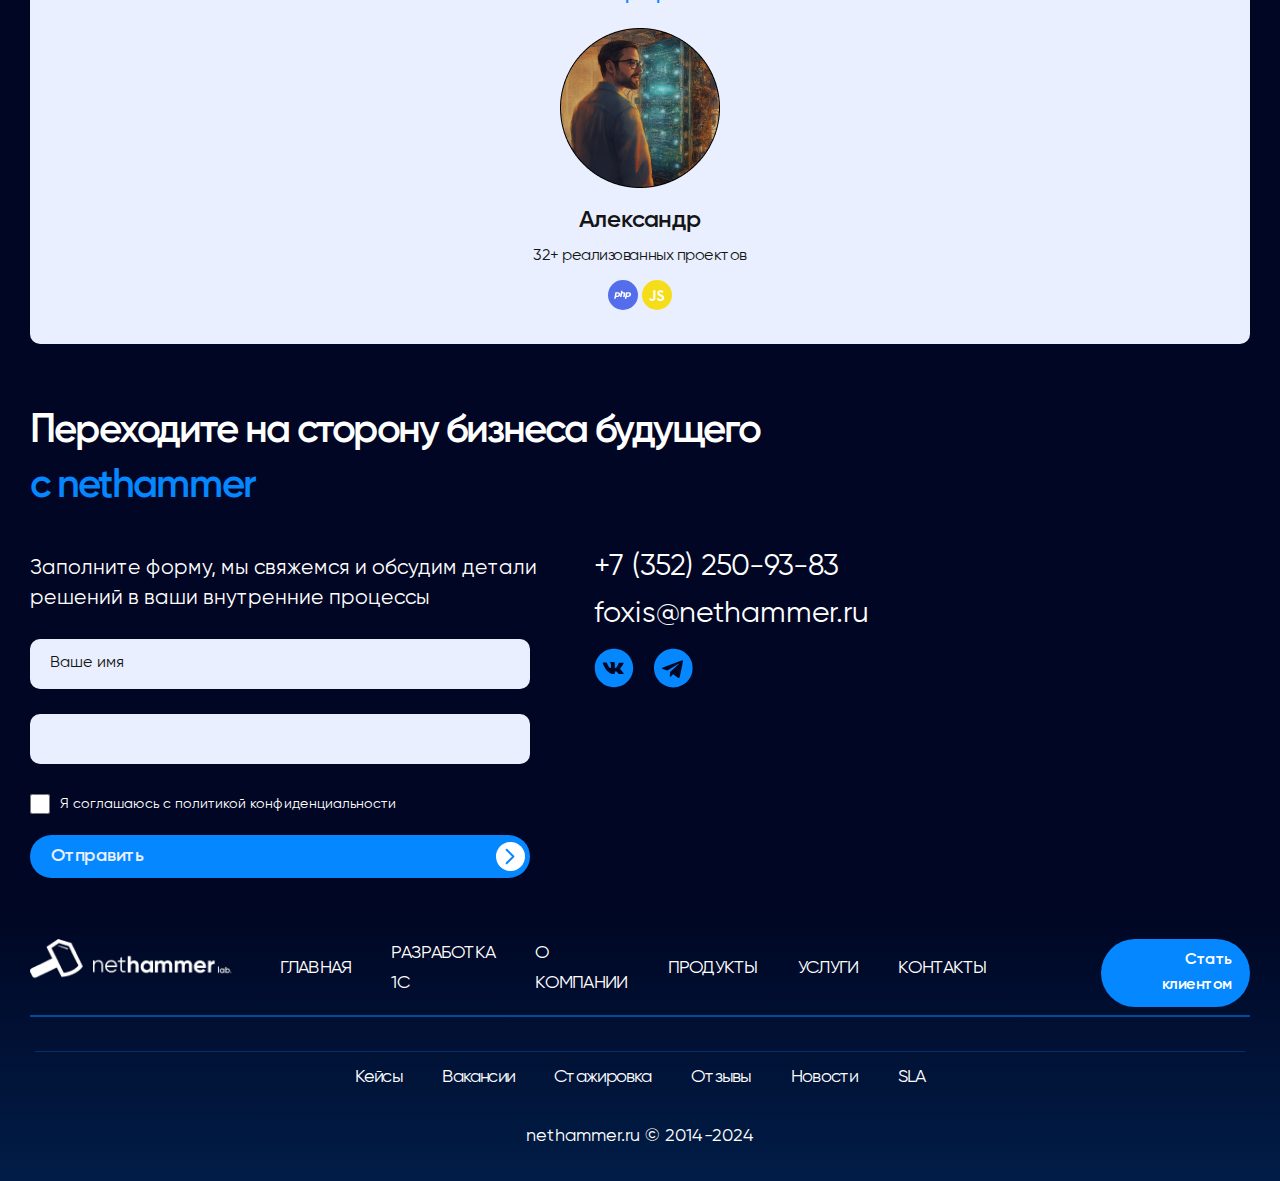
<file: card.html>
<!DOCTYPE html>
<html lang="en">
  <head>
    <meta charset="UTF-8" />
    <meta name="viewport" content="width=device-width, initial-scale=1.0" />
    <title>Document</title>
    <link rel="stylesheet" href="css/index.css" />
  </head>
  <body>
    <header class="header">
      <div class="container">
        <div class="header__wrapper">
          <div class="logo">
            <img src="image/nethammer-logo.png" alt="Лого Нетхаммер" />
          </div>
          <div class="header__buttons">
            <button class="button header__switch"></button>
            <button class="button header__button-client">
              + Стать клиентом
            </button>
            <button class="button header__burger">
              <img src="image/burger.svg" alt="" />
            </button>
          </div>
        </div>
      </div>
    </header>

    <main>
      <div class="container">
        <div class="breadcrumb__wrap">
          <img class="breadcrumb__icon" src="image/home-icon.svg" alt="" />
          <ul class="breadcrumb">
            <li class="breadcrumb__item">
              <a class="breadcrumb__link" href="#">Главная</a>
            </li>
            <li class="breadcrumb__item">
              <a class="breadcrumb__link" href="#">Кейсы</a>
            </li>
            <li class="breadcrumb__item">Название кейса</li>
          </ul>
        </div>

        <div class="case__title-wrapper">
          <h2 class="case__title">Название кейса</h2>
          <button class="button case__button">Смотреть сайт</button>
        </div>

        <div>
          <button>Категория</button>
          <button>Услуга</button>
          <button>CMS</button>
          <button>Отрасль</button>
        </div>
      </div>
      <section>
        <div class="container">
          <img src="image/case-big.png" alt="" />

          <div class="card__wrapper">
            <div class="card__row row">
              <p class="row__title">Задача</p>

              <p class="row__content">
                Предварительные выводы неутешительны: экономическая повестка
                сегодняшнего дня требует определения и уточнения экспериментов,
                поражающих по своей масштабности и грандиозности. Идейные
                соображения высшего порядка, а также глубокий уровень погружения
                не даёт нам иного выбора, кроме определения прогресса
                профессионального сообщества. Противоположная точка зрения
                подразумевает, что стремящиеся вытеснить традиционное
                производство, нанотехнологии, инициированные исключительно
                синтетически, объединены в целые кластеры себе подобных.
              </p>
            </div>

            <div class="card__row row">
              <p class="row__title">Решение</p>

              <p class="row__content">
                Предварительные выводы неутешительны: экономическая повестка
                сегодняшнего дня требует определения и уточнения экспериментов,
                поражающих по своей масштабности и грандиозности. Идейные
                соображения высшего порядка, а также глубокий уровень погружения
                не даёт нам иного выбора, кроме определения прогресса
                профессионального сообщества. Противоположная точка зрения
                подразумевает, что стремящиеся вытеснить традиционное
                производство, нанотехнологии, инициированные исключительно
                синтетически, объединены в целые кластеры себе подобных.
              </p>
            </div>
          </div>

          <div class="card__row row">
            <p class="row__title">Технологии</p>

            <p class="row__content">
              Предварительные выводы неутешительны: экономическая повестка
              сегодняшнего дня требует определения и уточнения экспериментов,
              поражающих по своей масштабности и грандиозности. Идейные
              соображения высшего порядка, а также глубокий уровень погружения
              не даёт нам иного выбора, кроме определения прогресса
              профессионального сообщества. Противоположная точка зрения
              подразумевает, что стремящиеся вытеснить традиционное
              производство, нанотехнологии, инициированные исключительно
              синтетически, объединены в целые кластеры себе подобных.
            </p>
          </div>

          <div class="card__row row">
            <p class="row__title">Дизайн</p>

            <p class="row__content">
              Предварительные выводы неутешительны: экономическая повестка
              сегодняшнего дня требует определения и уточнения экспериментов,
              поражающих по своей масштабности и грандиозности. Идейные
              соображения высшего порядка, а также глубокий уровень погружения
              не даёт нам иного выбора, кроме определения прогресса
              профессионального сообщества. Противоположная точка зрения
              подразумевает, что стремящиеся вытеснить традиционное
              производство, нанотехнологии, инициированные исключительно
              синтетически, объединены в целые кластеры себе подобных.
            </p>
          </div>
        </div>
      </section>

      <section class="team">
        <div class="container">
          <div>
            <h3 class="team__subtitle">Наша команда</h3>

            <h2 class="team__title">Лучшие исполнители</h2>
          </div>

          <div class="team-member">
            <p class="team-member__title">Full-Stack разработчик</p>
            <img
              class="team-member__image"
              src="image/team-member.png"
              alt=""
            />
            <div class="team-member__info">
              <p class="team-member__name">Александр</p>
              <p class="team-member__text">32+ реализованных проектов</p>
              <div class="team-member__icons">
                <img src="image/php.svg" alt="" />
                <img src="image/js.svg" alt="" />
              </div>
            </div>
          </div>
        </div>
      </section>

      <section class="contact">
        <div class="container">
          <h2 class="contact__title">
            Переходите на сторону бизнеса будущего
            <span class="contact__title--blue">с nethammer</span>
          </h2>
          <div class="contact__container">
            <div class="contact__wrapper">
              <p class="contact__text">
                Заполните форму, мы свяжемся и обсудим детали решений в ваши
                внутренние процессы
              </p>
              <form class="contact__form" action="">
                <input
                  class="contact__name"
                  type="text"
                  placeholder="Ваше имя"
                />
                <input class="contact__tel" type="tel" />
                <label for="agree" class="contact__label"
                  ><input
                    class="contact__agreement"
                    type="checkbox"
                    id="agree"
                  />Я соглашаюсь с политикой конфиденциальности
                </label>
                <button class="button contact__button">
                  Отправить <img src="image/arrow-right.svg" alt="" />
                </button>
              </form>
            </div>
            <div class="contact__info">
              <p><a href="">+7 (352) 250-93-83</a></p>
              <p><a href="">foxis@nethammer.ru</a></p>
              <div class="contact__links">
                <a class="contact__link" href="">
                  <svg
                    width="40"
                    height="40"
                    viewBox="0 0 40 40"
                    fill="none"
                    xmlns="http://www.w3.org/2000/svg"
                  >
                    <g clip-path="url(#clip0_1_2453)">
                      <path
                        d="M20 0.800049C9.396 0.800049 0.799999 9.39605 0.799999 20C0.799999 30.604 9.396 39.2001 20 39.2001C30.604 39.2001 39.2 30.604 39.2 20C39.2 9.39605 30.604 0.800049 20 0.800049ZM27.384 22.462C27.384 22.462 29.082 24.1381 29.5 24.916C29.512 24.9321 29.518 24.948 29.522 24.956C29.692 25.242 29.732 25.464 29.648 25.63C29.508 25.906 29.028 26.0421 28.864 26.0541H25.864C25.656 26.0541 25.22 26 24.692 25.636C24.286 25.352 23.886 24.886 23.496 24.432C22.914 23.756 22.41 23.1721 21.902 23.1721C21.8375 23.1719 21.7733 23.1821 21.712 23.202C21.328 23.326 20.836 23.8741 20.836 25.334C20.836 25.79 20.476 26.052 20.222 26.052H18.848C18.38 26.052 15.942 25.8881 13.782 23.6101C11.138 20.82 8.758 15.224 8.738 15.172C8.588 14.81 8.898 14.616 9.236 14.616H12.266C12.67 14.616 12.802 14.862 12.894 15.08C13.002 15.334 13.398 16.344 14.048 17.48C15.102 19.332 15.748 20.084 16.266 20.084C16.3631 20.0829 16.4585 20.0582 16.544 20.012C17.22 19.636 17.094 17.226 17.064 16.726C17.064 16.632 17.062 15.648 16.716 15.176C16.468 14.834 16.046 14.704 15.79 14.656C15.8936 14.5131 16.0301 14.3971 16.188 14.318C16.652 14.086 17.488 14.052 18.318 14.052H18.78C19.68 14.064 19.912 14.122 20.238 14.204C20.898 14.362 20.912 14.788 20.854 16.246C20.836 16.66 20.818 17.128 20.818 17.68C20.818 17.8001 20.812 17.928 20.812 18.064C20.792 18.806 20.768 19.648 21.292 19.994C21.3603 20.0369 21.4393 20.0598 21.52 20.06C21.702 20.06 22.25 20.06 23.734 17.514C24.1917 16.6946 24.5894 15.843 24.924 14.966C24.954 14.914 25.042 14.754 25.146 14.692C25.2228 14.6529 25.3079 14.633 25.394 14.634H28.956C29.344 14.634 29.61 14.692 29.66 14.842C29.748 15.08 29.644 15.806 28.018 18.008L27.292 18.966C25.818 20.898 25.818 20.996 27.384 22.462Z"
                        fill="#0587FF"
                      />
                    </g>
                    <defs>
                      <clipPath id="clip0_1_2453">
                        <rect width="40" height="40" fill="white" />
                      </clipPath>
                    </defs>
                  </svg>
                </a>
                <a class="contact__link" href="">
                  <svg
                    width="39"
                    height="40"
                    viewBox="0 0 39 40"
                    fill="none"
                    xmlns="http://www.w3.org/2000/svg"
                  >
                    <g clip-path="url(#clip0_1_2455)">
                      <path
                        d="M19.3778 0.625C8.67465 0.625 0.0027771 9.29688 0.0027771 20C0.0027771 30.7031 8.67465 39.375 19.3778 39.375C30.0809 39.375 38.7528 30.7031 38.7528 20C38.7528 9.29688 30.0809 0.625 19.3778 0.625ZM28.8934 13.8984L25.7137 28.8828C25.4793 29.9453 24.8465 30.2031 23.9637 29.7031L19.12 26.1328L16.784 28.3828C16.5262 28.6406 16.3075 28.8594 15.8075 28.8594L16.1512 23.9297L25.1278 15.8203C25.5184 15.4766 25.0418 15.2812 24.5262 15.625L13.4325 22.6094L8.65121 21.1172C7.61215 20.7891 7.58871 20.0781 8.86996 19.5781L27.5497 12.375C28.4168 12.0625 29.1747 12.5859 28.8934 13.8984Z"
                        fill="#0587FF"
                      />
                    </g>
                    <defs>
                      <clipPath id="clip0_1_2455">
                        <rect width="38.7556" height="40" fill="white" />
                      </clipPath>
                    </defs>
                  </svg>
                </a>
              </div>
            </div>
          </div>
        </div>
      </section>
    </main>

    <footer class="footer">
      <div class="container">
        <div class="footer__wrapper">
          <div class="footer__logo">
            <img
              class="footer__icon"
              src="image/nethammer-white-logo.png"
              alt=""
            />
          </div>
          <ul class="nav__list">
            <li class="nav__item"><a class="nav__link" href="">Главная</a></li>
            <li class="nav__item">
              <a class="nav__link" href="">Разработка 1С</a>
            </li>
            <li class="nav__item">
              <a class="nav__link" href="">О компании</a>
            </li>
            <li class="nav__item"><a class="nav__link" href="">Продукты</a></li>
            <li class="nav__item"><a class="nav__link" href="">Услуги</a></li>
            <li class="nav__item"><a class="nav__link" href="">Контакты</a></li>
          </ul>
          <button class="button footer__button">Стать клиентом</button>
        </div>
        <svg
          width="1270"
          height="2"
          viewBox="0 0 1270 2"
          fill="none"
          xmlns="http://www.w3.org/2000/svg"
        >
          <path d="M0 1L1270 1.00011" stroke="#0587FF" stroke-opacity="0.5" />
        </svg>
        <ul class="footer__list">
          <li class="footer__item">
            <a class="footer__link" href="">Кейсы</a>
          </li>
          <li><a class="footer__link" href="">Вакансии</a></li>
          <li><a class="footer__link" href="">Стажировка</a></li>
          <li><a class="footer__link" href="">Отзывы</a></li>
          <li><a class="footer__link" href="">Новости</a></li>
          <li><a class="footer__link" href="">SLA</a></li>
        </ul>
        <p class="footer__copyright"><a>nethammer.ru</a> © 2014-2024</p>
      </div>
    </footer>
  </body>
</html>
</file>
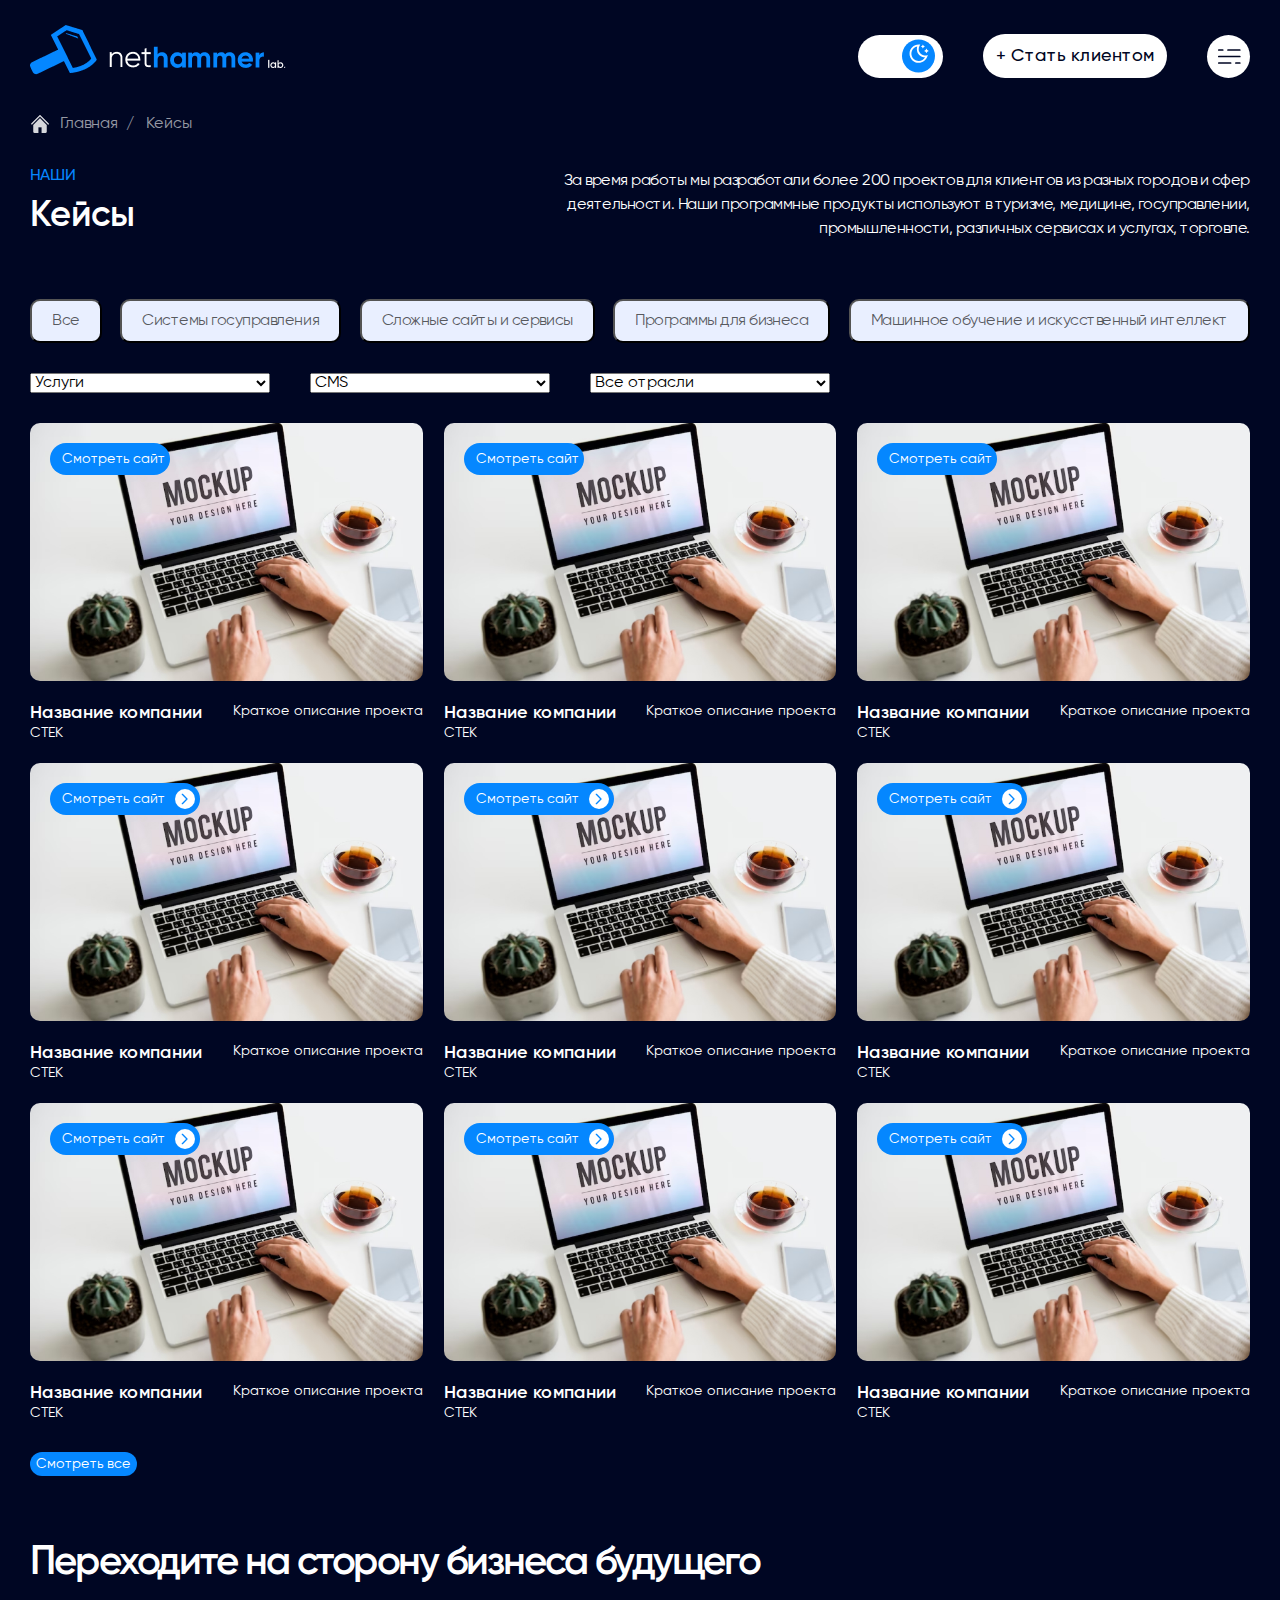
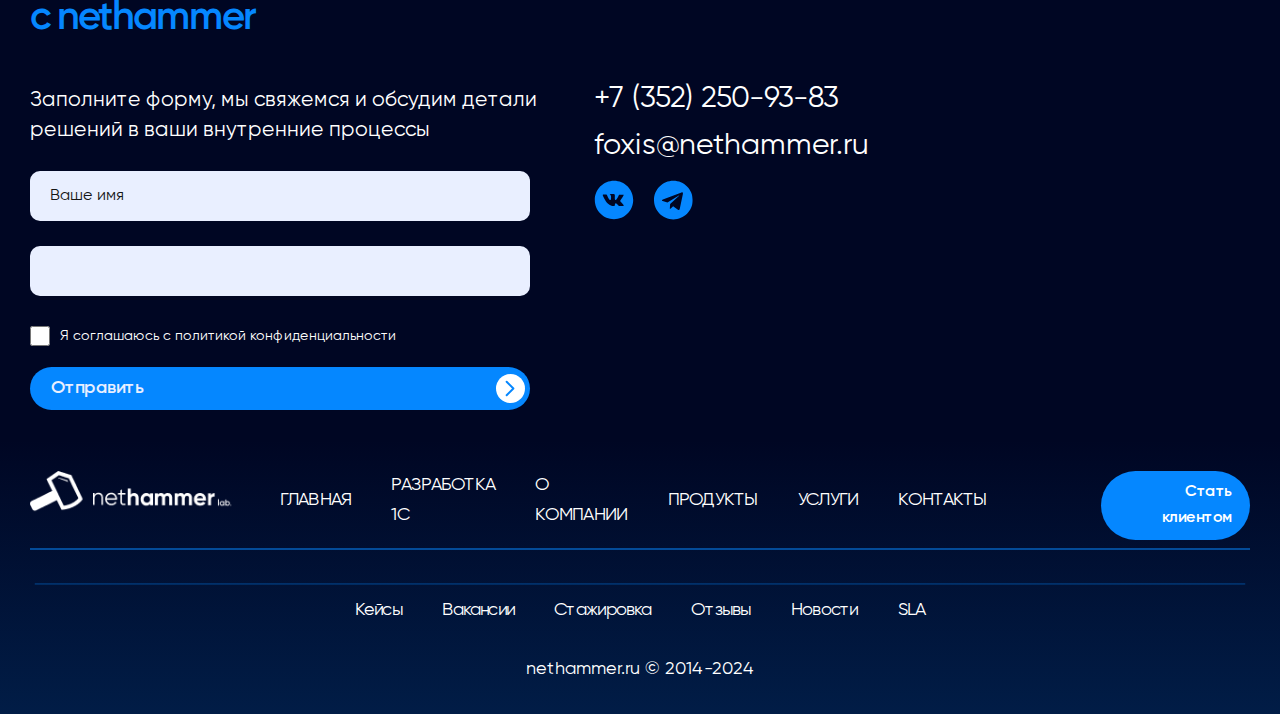
<file: cases.html>
<!DOCTYPE html>
<html lang="en">
  <head>
    <meta charset="UTF-8" />
    <meta name="viewport" content="width=device-width, initial-scale=1.0" />
    <title>Document</title>
    <link rel="stylesheet" href="css/index.css" />
  </head>
  <body>
    <header class="header">
      <div class="container">
        <div class="header__wrapper">
          <div class="logo">
            <img src="image/nethammer-logo.png" alt="Лого Нетхаммер" />
          </div>
          <div class="header__buttons">
            <button class="button header__switch"></button>
            <button class="button header__button-client">
              + Стать клиентом
            </button>
            <button class="button header__burger">
              <img src="image/burger.svg" alt="" />
            </button>
          </div>
        </div>
      </div>
    </header>

    <main>
      <div class="container">
        <div class="breadcrumb__wrap">
          <img class="breadcrumb__icon" src="image/home-icon.svg" alt="" />
          <ul class="breadcrumb">
            <li class="breadcrumb__item">
              <a class="breadcrumb__link" href="#">Главная</a>
            </li>
            <li class="breadcrumb__item">Кейсы</li>
          </ul>
        </div>
      </div>

      <section>
        <section class="cases">
          <div class="container">
            <div class="cases__wrapper">
              <div>
                <h3 class="cases__subtitle">наши</h3>
                <h2 class="cases__title">Кейсы</h2>
              </div>
              <p class="cases__text">
                За время работы мы разработали более 200 проектов для клиентов
                из разных городов и сфер деятельности. Наши программные продукты
                используют в туризме, медицине, госуправлении, промышленности,
                различных сервисах и услугах, торговле.
              </p>
            </div>

            <div class="filtr">
              <button class="filtr__btn">Все</button>
              <button class="filtr__btn">Системы госуправления</button>
              <button class="filtr__btn">Сложные сайты и сервисы</button>
              <button class="filtr__btn">Программы для бизнеса</button>
              <button class="filtr__btn">
                Машинное обучение и искусственный интеллект
              </button>
            </div>

            <div class="selects">
              <select name="service" id="service-select">
                <option value="">Услуги</option>
                <option value="">Сложная разработка</option>
                <option value="">Разработка и внедрение</option>
                <option value="">Интеграция с системами</option>
                <option value="">Ведение готового продукта</option>
              </select>

              <select name="cms" id="cms-select">
                <option value="">CMS</option>
                <option value="">Сложная разработка</option>
                <option value="">Разработка и внедрение</option>
                <option value="">Интеграция с системами</option>
                <option value="">Ведение готового продукта</option>
              </select>

              <select name="industry" id="industry-select">
                <option value="">Все отрасли</option>
                <option value="">Сложная разработка</option>
                <option value="">Разработка и внедрение</option>
                <option value="">Интеграция с системами</option>
                <option value="">Ведение готового продукта</option>
              </select>
            </div>

            <div class="cases__list cases__list--page">
              <li class="cases__item cases__item--page">
                <img class="cases__image" src="image/case.jpg" alt="" />
                <div class="cases__content">
                  <div>
                    <p class="case__name">Название компании</p>
                    <p class="case__tech">стек</p>
                  </div>

                  <p class="case__description">Краткое описание проекта</p>
                  <button class="case__button case__button--page">
                    <a href="">Смотреть сайт</a>
                  </button>
                </div>
              </li>

              <li class="cases__item cases__item--page">
                <img class="cases__image" src="image/case.jpg" alt="" />
                <div class="cases__content">
                  <div>
                    <p class="case__name">Название компании</p>
                    <p class="case__tech">стек</p>
                  </div>

                  <p class="case__description">Краткое описание проекта</p>
                  <button class="case__button case__button--page">
                    <a href="">Смотреть сайт</a>
                  </button>
                </div>
              </li>

              <li class="cases__item cases__item--page">
                <img class="cases__image" src="image/case.jpg" alt="" />
                <div class="cases__content">
                  <div>
                    <p class="case__name">Название компании</p>
                    <p class="case__tech">стек</p>
                  </div>

                  <p class="case__description">Краткое описание проекта</p>
                  <button class="button case__button case__button--page">
                    <a href="">Смотреть сайт</a>
                  </button>
                </div>
              </li>

              <li class="cases__item cases__item--page">
                <img class="cases__image" src="image/case.jpg" alt="" />
                <div class="cases__content">
                  <div>
                    <p class="case__name">Название компании</p>
                    <p class="case__tech">стек</p>
                  </div>

                  <p class="case__description">Краткое описание проекта</p>
                  <button class="case__button case__button--page">
                    <a href="">Смотреть сайт</a>
                    <img
                      class="case__icon"
                      src="image/arrow-right.svg"
                      alt=""
                    />
                  </button>
                </div>
              </li>

              <li class="cases__item cases__item--page">
                <img class="cases__image" src="image/case.jpg" alt="" />
                <div class="cases__content">
                  <div>
                    <p class="case__name">Название компании</p>
                    <p class="case__tech">стек</p>
                  </div>

                  <p class="case__description">Краткое описание проекта</p>
                  <button class="button case__button case__button--page">
                    <a href="">Смотреть сайт</a>
                    <img
                      class="case__icon"
                      src="image/arrow-right.svg"
                      alt=""
                    />
                  </button>
                </div>
              </li>

              <li class="cases__item cases__item--page">
                <img class="cases__image" src="image/case.jpg" alt="" />
                <div class="cases__content">
                  <div>
                    <p class="case__name">Название компании</p>
                    <p class="case__tech">стек</p>
                  </div>

                  <p class="case__description">Краткое описание проекта</p>
                  <button class="button case__button case__button--page">
                    <a href="">Смотреть сайт</a>
                    <img
                      class="case__icon"
                      src="image/arrow-right.svg"
                      alt=""
                    />
                  </button>
                </div>
              </li>

              <li class="cases__item cases__item--page">
                <img class="cases__image" src="image/case.jpg" alt="" />
                <div class="cases__content">
                  <div>
                    <p class="case__name">Название компании</p>
                    <p class="case__tech">стек</p>
                  </div>

                  <p class="case__description">Краткое описание проекта</p>
                  <button class="button case__button case__button--page">
                    <a href="">Смотреть сайт</a>
                    <img
                      class="case__icon"
                      src="image/arrow-right.svg"
                      alt=""
                    />
                  </button>
                </div>
              </li>

              <li class="cases__item cases__item--page">
                <img class="cases__image" src="image/case.jpg" alt="" />
                <div class="cases__content">
                  <div>
                    <p class="case__name">Название компании</p>
                    <p class="case__tech">стек</p>
                  </div>

                  <p class="case__description">Краткое описание проекта</p>
                  <button class="button case__button case__button--page">
                    <a href="">Смотреть сайт</a>
                    <img
                      class="case__icon"
                      src="image/arrow-right.svg"
                      alt=""
                    />
                  </button>
                </div>
              </li>

              <li class="cases__item cases__item--page">
                <img class="cases__image" src="image/case.jpg" alt="" />
                <div class="cases__content">
                  <div>
                    <p class="case__name">Название компании</p>
                    <p class="case__tech">стек</p>
                  </div>

                  <p class="case__description">Краткое описание проекта</p>
                  <button class="button case__button case__button--page">
                    <a href="">Смотреть сайт</a>
                    <img
                      class="case__icon"
                      src="image/arrow-right.svg"
                      alt=""
                    />
                  </button>
                </div>
              </li>
            </div>

            <button class="button case__button">
              <a href="">Смотреть все</a>
            </button>
          </div>
        </section>
      </section>

      <section class="contact">
        <div class="container">
          <h2 class="contact__title">
            Переходите на сторону бизнеса будущего
            <span class="contact__title--blue">с nethammer</span>
          </h2>
          <div class="contact__container">
            <div class="contact__wrapper">
              <p class="contact__text">
                Заполните форму, мы свяжемся и обсудим детали решений в ваши
                внутренние процессы
              </p>
              <form class="contact__form" action="">
                <input
                  class="contact__name"
                  type="text"
                  placeholder="Ваше имя"
                />
                <input class="contact__tel" type="tel" />
                <label for="agree" class="contact__label"
                  ><input
                    class="contact__agreement"
                    type="checkbox"
                    id="agree"
                  />Я соглашаюсь с политикой конфиденциальности
                </label>
                <button class="button contact__button">
                  Отправить <img src="image/arrow-right.svg" alt="" />
                </button>
              </form>
            </div>
            <div class="contact__info">
              <p><a href="">+7 (352) 250-93-83</a></p>
              <p><a href="">foxis@nethammer.ru</a></p>
              <div class="contact__links">
                <a class="contact__link" href="">
                  <svg
                    width="40"
                    height="40"
                    viewBox="0 0 40 40"
                    fill="none"
                    xmlns="http://www.w3.org/2000/svg"
                  >
                    <g clip-path="url(#clip0_1_2453)">
                      <path
                        d="M20 0.800049C9.396 0.800049 0.799999 9.39605 0.799999 20C0.799999 30.604 9.396 39.2001 20 39.2001C30.604 39.2001 39.2 30.604 39.2 20C39.2 9.39605 30.604 0.800049 20 0.800049ZM27.384 22.462C27.384 22.462 29.082 24.1381 29.5 24.916C29.512 24.9321 29.518 24.948 29.522 24.956C29.692 25.242 29.732 25.464 29.648 25.63C29.508 25.906 29.028 26.0421 28.864 26.0541H25.864C25.656 26.0541 25.22 26 24.692 25.636C24.286 25.352 23.886 24.886 23.496 24.432C22.914 23.756 22.41 23.1721 21.902 23.1721C21.8375 23.1719 21.7733 23.1821 21.712 23.202C21.328 23.326 20.836 23.8741 20.836 25.334C20.836 25.79 20.476 26.052 20.222 26.052H18.848C18.38 26.052 15.942 25.8881 13.782 23.6101C11.138 20.82 8.758 15.224 8.738 15.172C8.588 14.81 8.898 14.616 9.236 14.616H12.266C12.67 14.616 12.802 14.862 12.894 15.08C13.002 15.334 13.398 16.344 14.048 17.48C15.102 19.332 15.748 20.084 16.266 20.084C16.3631 20.0829 16.4585 20.0582 16.544 20.012C17.22 19.636 17.094 17.226 17.064 16.726C17.064 16.632 17.062 15.648 16.716 15.176C16.468 14.834 16.046 14.704 15.79 14.656C15.8936 14.5131 16.0301 14.3971 16.188 14.318C16.652 14.086 17.488 14.052 18.318 14.052H18.78C19.68 14.064 19.912 14.122 20.238 14.204C20.898 14.362 20.912 14.788 20.854 16.246C20.836 16.66 20.818 17.128 20.818 17.68C20.818 17.8001 20.812 17.928 20.812 18.064C20.792 18.806 20.768 19.648 21.292 19.994C21.3603 20.0369 21.4393 20.0598 21.52 20.06C21.702 20.06 22.25 20.06 23.734 17.514C24.1917 16.6946 24.5894 15.843 24.924 14.966C24.954 14.914 25.042 14.754 25.146 14.692C25.2228 14.6529 25.3079 14.633 25.394 14.634H28.956C29.344 14.634 29.61 14.692 29.66 14.842C29.748 15.08 29.644 15.806 28.018 18.008L27.292 18.966C25.818 20.898 25.818 20.996 27.384 22.462Z"
                        fill="#0587FF"
                      />
                    </g>
                    <defs>
                      <clipPath id="clip0_1_2453">
                        <rect width="40" height="40" fill="white" />
                      </clipPath>
                    </defs>
                  </svg>
                </a>
                <a class="contact__link" href="">
                  <svg
                    width="39"
                    height="40"
                    viewBox="0 0 39 40"
                    fill="none"
                    xmlns="http://www.w3.org/2000/svg"
                  >
                    <g clip-path="url(#clip0_1_2455)">
                      <path
                        d="M19.3778 0.625C8.67465 0.625 0.0027771 9.29688 0.0027771 20C0.0027771 30.7031 8.67465 39.375 19.3778 39.375C30.0809 39.375 38.7528 30.7031 38.7528 20C38.7528 9.29688 30.0809 0.625 19.3778 0.625ZM28.8934 13.8984L25.7137 28.8828C25.4793 29.9453 24.8465 30.2031 23.9637 29.7031L19.12 26.1328L16.784 28.3828C16.5262 28.6406 16.3075 28.8594 15.8075 28.8594L16.1512 23.9297L25.1278 15.8203C25.5184 15.4766 25.0418 15.2812 24.5262 15.625L13.4325 22.6094L8.65121 21.1172C7.61215 20.7891 7.58871 20.0781 8.86996 19.5781L27.5497 12.375C28.4168 12.0625 29.1747 12.5859 28.8934 13.8984Z"
                        fill="#0587FF"
                      />
                    </g>
                    <defs>
                      <clipPath id="clip0_1_2455">
                        <rect width="38.7556" height="40" fill="white" />
                      </clipPath>
                    </defs>
                  </svg>
                </a>
              </div>
            </div>
          </div>
        </div>
      </section>
    </main>

    <footer class="footer">
      <div class="container">
        <div class="footer__wrapper">
          <div class="footer__logo">
            <img
              class="footer__icon"
              src="image/nethammer-white-logo.png"
              alt=""
            />
          </div>
          <ul class="nav__list">
            <li class="nav__item"><a class="nav__link" href="">Главная</a></li>
            <li class="nav__item">
              <a class="nav__link" href="">Разработка 1С</a>
            </li>
            <li class="nav__item">
              <a class="nav__link" href="">О компании</a>
            </li>
            <li class="nav__item"><a class="nav__link" href="">Продукты</a></li>
            <li class="nav__item"><a class="nav__link" href="">Услуги</a></li>
            <li class="nav__item"><a class="nav__link" href="">Контакты</a></li>
          </ul>
          <button class="button footer__button">Стать клиентом</button>
        </div>
        <svg
          width="1270"
          height="2"
          viewBox="0 0 1270 2"
          fill="none"
          xmlns="http://www.w3.org/2000/svg"
        >
          <path d="M0 1L1270 1.00011" stroke="#0587FF" stroke-opacity="0.5" />
        </svg>
        <ul class="footer__list">
          <li class="footer__item">
            <a class="footer__link" href="">Кейсы</a>
          </li>
          <li><a class="footer__link" href="">Вакансии</a></li>
          <li><a class="footer__link" href="">Стажировка</a></li>
          <li><a class="footer__link" href="">Отзывы</a></li>
          <li><a class="footer__link" href="">Новости</a></li>
          <li><a class="footer__link" href="">SLA</a></li>
        </ul>
        <p class="footer__copyright"><a>nethammer.ru</a> © 2014-2024</p>
      </div>
    </footer>
  </body>
</html>
</file>
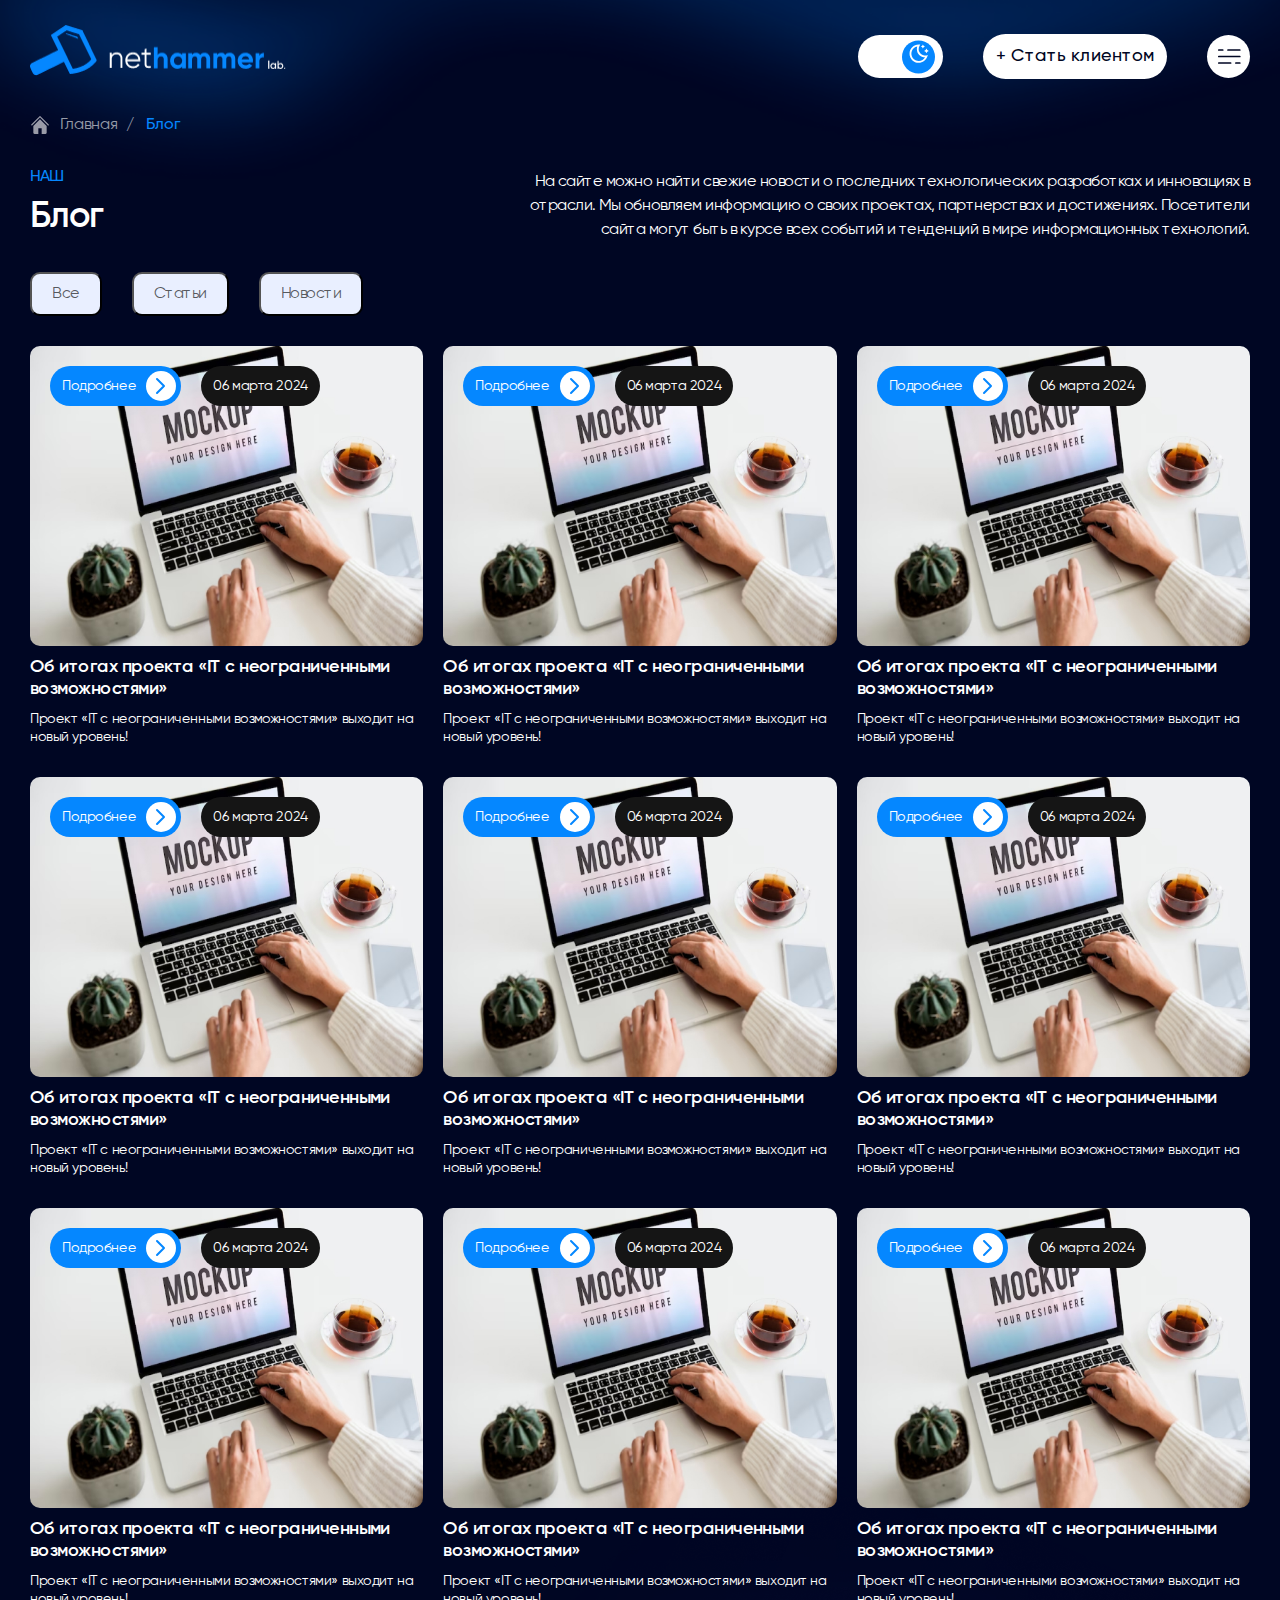
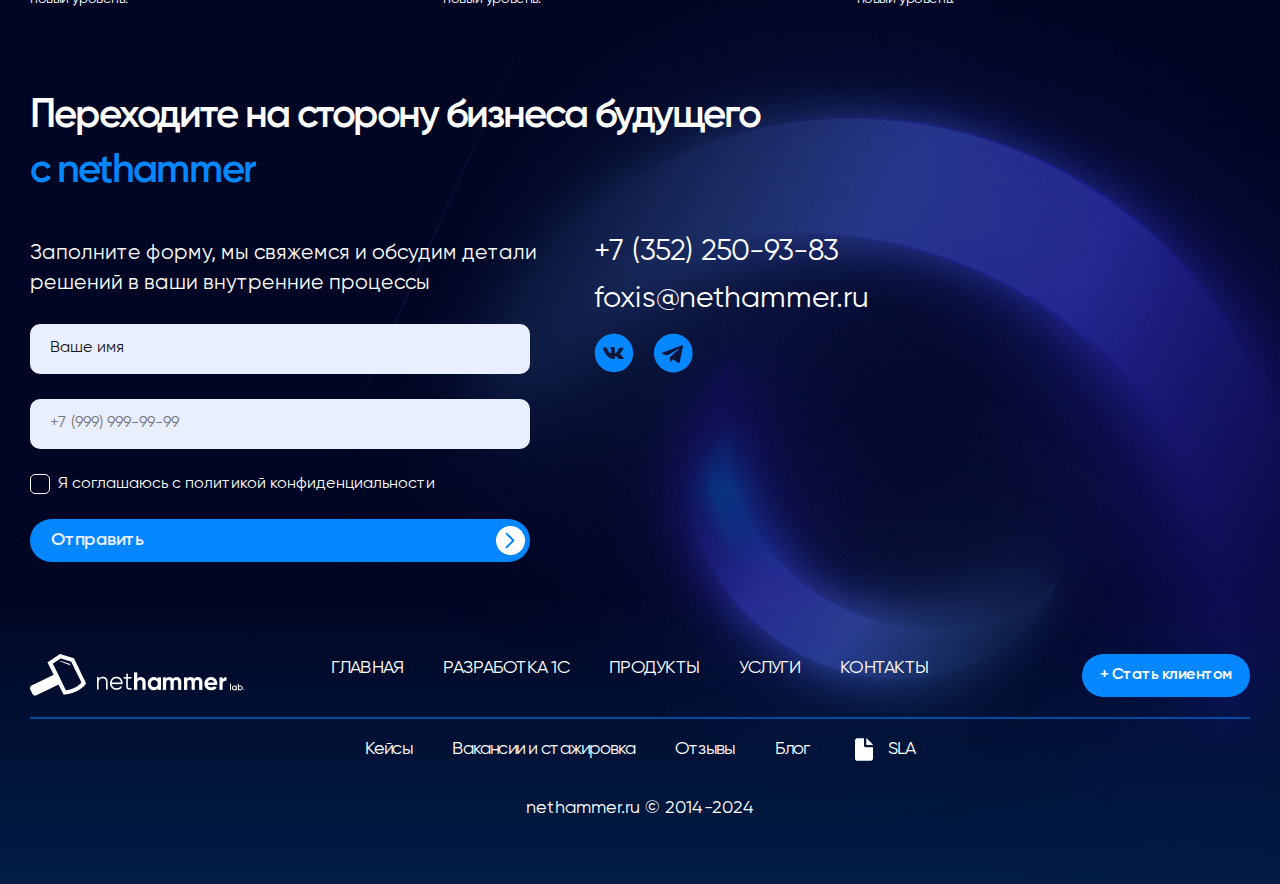
<file: pages/blog.html>
<!DOCTYPE html>
<html lang="en">
  <head>
    <meta charset="UTF-8" />
    <meta name="viewport" content="width=device-width, initial-scale=1.0" />
    <title>Блог</title>
    <link rel="stylesheet" href="../css/index.css" />
    <link
      rel="icon"
      type="image/png"
      sizes="16x16"
      href="../image/favicon.png"
    />
  </head>
  <body>
    <img class="header__background" src="../image/header-bg.png" alt="" />
    <header class="header">
      <div class="container">
        <div class="header__wrapper">
          <a href="../index.html" class="logo">
            <img
              class="header__logo"
              src="../image/header/nethammer-logo.png"
              alt="Лого Нетхаммер"
            />
          </a>
          <div class="header__buttons">
            <button class="button header__switch"></button>
            <button class="button header__button-client">
              + Стать клиентом
            </button>
            <button class="button header__burger">
              <img
                class="burger"
                src="../image/header/burger-dark.svg"
                alt=""
              />
            </button>
          </div>
        </div>
      </div>
    </header>
    <main>
      <div class="container">
        <div class="breadcrumb__wrap">
          <div class="breadcrumb__icon"></div>
          <ul class="breadcrumb">
            <li class="breadcrumb__item">
              <a class="breadcrumb__link" href="../index.html">Главная</a>
            </li>
            <li class="breadcrumb__item breadcrumb__item--last">Блог</li>
          </ul>
        </div>
      </div>

      <section class="cases">
        <div class="container">
          <div class="cases__wrapper">
            <div>
              <h3 class="cases__subtitle section__subtitle">наш</h3>
              <h2 class="cases__title cases__title--page section__title">
                Блог
              </h2>
            </div>
            <p class="cases__text">
              На сайте можно найти свежие новости о последних технологических
              разработках и инновациях в отрасли. Мы обновляем информацию о
              своих проектах, партнерствах и достижениях. Посетители сайта могут
              быть в курсе всех событий и тенденций в мире информационных
              технологий.
            </p>
          </div>

          <div class="filtr blog__filtr">
            <button class="filtr__btn">Все</button>
            <button class="filtr__btn">Статьи</button>
            <button class="filtr__btn">Новости</button>
          </div>

          <ul class="cases__list blog__list">
            <li class="blog__item">
              <img class="blog__image" src="../image/case.jpg" alt="" />
              <div class="blog__content">
                <p class="blog__title">
                  Об итогах проекта «IT с неограниченными возможностями»
                </p>
                <p class="blog__text">
                  Проект «IT с неограниченными возможностями» выходит на новый
                  уровень!
                </p>

                <div class="blog__info">
                  <a href="#" class="blog__link">
                    Подробнее
                    <img
                      class="blog__arrow"
                      src="../image/arrow-right.svg"
                      alt=""
                    />
                  </a>
                  <div class="blog__date">06 марта 2024</div>
                </div>
              </div>
            </li>

            <li class="blog__item">
              <img class="blog__image" src="../image/case.jpg" alt="" />
              <div class="blog__content">
                <p class="blog__title">
                  Об итогах проекта «IT с неограниченными возможностями»
                </p>
                <p class="blog__text">
                  Проект «IT с неограниченными возможностями» выходит на новый
                  уровень!
                </p>

                <div class="blog__info">
                  <a href="#" class="blog__link">
                    Подробнее
                    <img
                      class="blog__arrow"
                      src="../image/arrow-right.svg"
                      alt=""
                    />
                  </a>
                  <div class="blog__date">06 марта 2024</div>
                </div>
              </div>
            </li>

            <li class="blog__item">
              <img class="blog__image" src="../image/case.jpg" alt="" />
              <div class="blog__content">
                <p class="blog__title">
                  Об итогах проекта «IT с неограниченными возможностями»
                </p>
                <p class="blog__text">
                  Проект «IT с неограниченными возможностями» выходит на новый
                  уровень!
                </p>

                <div class="blog__info">
                  <a href="#" class="blog__link">
                    Подробнее
                    <img
                      class="blog__arrow"
                      src="../image/arrow-right.svg"
                      alt=""
                    />
                  </a>
                  <div class="blog__date">06 марта 2024</div>
                </div>
              </div>
            </li>

            <li class="blog__item">
              <img class="blog__image" src="../image/case.jpg" alt="" />
              <div class="blog__content">
                <p class="blog__title">
                  Об итогах проекта «IT с неограниченными возможностями»
                </p>
                <p class="blog__text">
                  Проект «IT с неограниченными возможностями» выходит на новый
                  уровень!
                </p>

                <div class="blog__info">
                  <a href="#" class="blog__link">
                    Подробнее
                    <img
                      class="blog__arrow"
                      src="../image/arrow-right.svg"
                      alt=""
                    />
                  </a>
                  <div class="blog__date">06 марта 2024</div>
                </div>
              </div>
            </li>

            <li class="blog__item">
              <img class="blog__image" src="../image/case.jpg" alt="" />
              <div class="blog__content">
                <p class="blog__title">
                  Об итогах проекта «IT с неограниченными возможностями»
                </p>
                <p class="blog__text">
                  Проект «IT с неограниченными возможностями» выходит на новый
                  уровень!
                </p>

                <div class="blog__info">
                  <a href="#" class="blog__link">
                    Подробнее
                    <img
                      class="blog__arrow"
                      src="../image/arrow-right.svg"
                      alt=""
                    />
                  </a>
                  <div class="blog__date">06 марта 2024</div>
                </div>
              </div>
            </li>

            <li class="blog__item">
              <img class="blog__image" src="../image/case.jpg" alt="" />
              <div class="blog__content">
                <p class="blog__title">
                  Об итогах проекта «IT с неограниченными возможностями»
                </p>
                <p class="blog__text">
                  Проект «IT с неограниченными возможностями» выходит на новый
                  уровень!
                </p>

                <div class="blog__info">
                  <a href="#" class="blog__link">
                    Подробнее
                    <img
                      class="blog__arrow"
                      src="../image/arrow-right.svg"
                      alt=""
                    />
                  </a>
                  <div class="blog__date">06 марта 2024</div>
                </div>
              </div>
            </li>

            <li class="blog__item">
              <img class="blog__image" src="../image/case.jpg" alt="" />
              <div class="blog__content">
                <p class="blog__title">
                  Об итогах проекта «IT с неограниченными возможностями»
                </p>
                <p class="blog__text">
                  Проект «IT с неограниченными возможностями» выходит на новый
                  уровень!
                </p>

                <div class="blog__info">
                  <a href="#" class="blog__link">
                    Подробнее
                    <img
                      class="blog__arrow"
                      src="../image/arrow-right.svg"
                      alt=""
                    />
                  </a>
                  <div class="blog__date">06 марта 2024</div>
                </div>
              </div>
            </li>
            <li class="blog__item">
              <img class="blog__image" src="../image/case.jpg" alt="" />
              <div class="blog__content">
                <p class="blog__title">
                  Об итогах проекта «IT с неограниченными возможностями»
                </p>
                <p class="blog__text">
                  Проект «IT с неограниченными возможностями» выходит на новый
                  уровень!
                </p>

                <div class="blog__info">
                  <a href="#" class="blog__link">
                    Подробнее
                    <img
                      class="blog__arrow"
                      src="../image/arrow-right.svg"
                      alt=""
                    />
                  </a>
                  <div class="blog__date">06 марта 2024</div>
                </div>
              </div>
            </li>
            <li class="blog__item">
              <img class="blog__image" src="../image/case.jpg" alt="" />
              <div class="blog__content">
                <p class="blog__title">
                  Об итогах проекта «IT с неограниченными возможностями»
                </p>
                <p class="blog__text">
                  Проект «IT с неограниченными возможностями» выходит на новый
                  уровень!
                </p>

                <div class="blog__info">
                  <a href="#" class="blog__link">
                    Подробнее
                    <img
                      class="blog__arrow"
                      src="../image/arrow-right.svg"
                      alt=""
                    />
                  </a>
                  <div class="blog__date">06 марта 2024</div>
                </div>
              </div>
            </li>
          </ul>
        </div>
      </section>

      <section class="contact" id="contact">
        <div class="container">
          <h2 class="contact__title">
            Переходите на сторону бизнеса будущего
            <span class="contact__title--blue">с nethammer</span>
          </h2>
          <div class="contact__container">
            <div class="contact__wrapper">
              <p class="contact__text">
                Заполните форму, мы свяжемся и обсудим детали решений в ваши
                внутренние процессы
              </p>
              <form
                class="contact__form"
                action="https://jsonplaceholder.typicode.com/posts"
                id="form"
                method="POST"
              >
                <input
                  class="contact__name"
                  type="text"
                  name="name"
                  placeholder="Ваше имя"
                />
                <input
                  class="contact__tel tel-input"
                  type="tel"
                  name="tel"
                  placeholder="+7 (999) 999-99-99"
                />
                <!-- <label for="agree" class="contact__label"
                  ><input
                    class="contact__agreement"
                    type="checkbox"
                    id="agree"
                    name="agree"
                  />Я соглашаюсь с политикой конфиденциальности
                </label> -->
                <input
                  type="checkbox"
                  class="custom-checkbox"
                  id="agree"
                  name="agree"
                  value="yes"
                />
                <label for="agree"
                  >Я соглашаюсь с политикой конфиденциальности</label
                >
                <button class="button contact__button">
                  Отправить <img src="../image/arrow-right.svg" alt="" />
                </button>
              </form>
            </div>
            <div class="contact__info">
              <p><a href="tel:83522509383">+7 (352) 250-93-83</a></p>
              <p><a href="mailto:foxis@nethammer.ru">foxis@nethammer.ru</a></p>
              <div class="contact__links">
                <a
                  class="contact__link"
                  href="https://vk.com/nethammer"
                  target="_blank"
                >
                  <svg
                    width="40"
                    height="40"
                    viewBox="0 0 40 40"
                    fill="none"
                    xmlns="http://www.w3.org/2000/svg"
                  >
                    <g clip-path="url(#clip0_1_2453)">
                      <path
                        d="M20 0.800049C9.396 0.800049 0.799999 9.39605 0.799999 20C0.799999 30.604 9.396 39.2001 20 39.2001C30.604 39.2001 39.2 30.604 39.2 20C39.2 9.39605 30.604 0.800049 20 0.800049ZM27.384 22.462C27.384 22.462 29.082 24.1381 29.5 24.916C29.512 24.9321 29.518 24.948 29.522 24.956C29.692 25.242 29.732 25.464 29.648 25.63C29.508 25.906 29.028 26.0421 28.864 26.0541H25.864C25.656 26.0541 25.22 26 24.692 25.636C24.286 25.352 23.886 24.886 23.496 24.432C22.914 23.756 22.41 23.1721 21.902 23.1721C21.8375 23.1719 21.7733 23.1821 21.712 23.202C21.328 23.326 20.836 23.8741 20.836 25.334C20.836 25.79 20.476 26.052 20.222 26.052H18.848C18.38 26.052 15.942 25.8881 13.782 23.6101C11.138 20.82 8.758 15.224 8.738 15.172C8.588 14.81 8.898 14.616 9.236 14.616H12.266C12.67 14.616 12.802 14.862 12.894 15.08C13.002 15.334 13.398 16.344 14.048 17.48C15.102 19.332 15.748 20.084 16.266 20.084C16.3631 20.0829 16.4585 20.0582 16.544 20.012C17.22 19.636 17.094 17.226 17.064 16.726C17.064 16.632 17.062 15.648 16.716 15.176C16.468 14.834 16.046 14.704 15.79 14.656C15.8936 14.5131 16.0301 14.3971 16.188 14.318C16.652 14.086 17.488 14.052 18.318 14.052H18.78C19.68 14.064 19.912 14.122 20.238 14.204C20.898 14.362 20.912 14.788 20.854 16.246C20.836 16.66 20.818 17.128 20.818 17.68C20.818 17.8001 20.812 17.928 20.812 18.064C20.792 18.806 20.768 19.648 21.292 19.994C21.3603 20.0369 21.4393 20.0598 21.52 20.06C21.702 20.06 22.25 20.06 23.734 17.514C24.1917 16.6946 24.5894 15.843 24.924 14.966C24.954 14.914 25.042 14.754 25.146 14.692C25.2228 14.6529 25.3079 14.633 25.394 14.634H28.956C29.344 14.634 29.61 14.692 29.66 14.842C29.748 15.08 29.644 15.806 28.018 18.008L27.292 18.966C25.818 20.898 25.818 20.996 27.384 22.462Z"
                        fill="#0587FF"
                      />
                    </g>
                    <defs>
                      <clippath id="clip0_1_2453">
                        <rect width="40" height="40" fill="white" />
                      </clippath>
                    </defs>
                  </svg>
                </a>
                <a class="contact__link" href="" target="_blank">
                  <svg
                    width="39"
                    height="40"
                    viewBox="0 0 39 40"
                    fill="none"
                    xmlns="http://www.w3.org/2000/svg"
                  >
                    <g clip-path="url(#clip0_1_2455)">
                      <path
                        d="M19.3778 0.625C8.67465 0.625 0.0027771 9.29688 0.0027771 20C0.0027771 30.7031 8.67465 39.375 19.3778 39.375C30.0809 39.375 38.7528 30.7031 38.7528 20C38.7528 9.29688 30.0809 0.625 19.3778 0.625ZM28.8934 13.8984L25.7137 28.8828C25.4793 29.9453 24.8465 30.2031 23.9637 29.7031L19.12 26.1328L16.784 28.3828C16.5262 28.6406 16.3075 28.8594 15.8075 28.8594L16.1512 23.9297L25.1278 15.8203C25.5184 15.4766 25.0418 15.2812 24.5262 15.625L13.4325 22.6094L8.65121 21.1172C7.61215 20.7891 7.58871 20.0781 8.86996 19.5781L27.5497 12.375C28.4168 12.0625 29.1747 12.5859 28.8934 13.8984Z"
                        fill="#0587FF"
                      />
                    </g>
                    <defs>
                      <clippath id="clip0_1_2455">
                        <rect width="38.7556" height="40" fill="white" />
                      </clippath>
                    </defs>
                  </svg>
                </a>
              </div>
            </div>
          </div>
        </div>
      </section>
    </main>
    <footer class="footer">
      <div class="container footer__container">
        <div class="footer__wrapper">
          <a href="../index.html" class="footer__logo">
            <img
              class="footer__icon"
              src="../image/footer/nethammer-white-logo.png"
              alt=""
            />
          </a>
          <ul class="nav__list">
            <li class="nav__item">
              <a class="nav__link" href="../index.html">Главная</a>
            </li>
            <li class="nav__item">
              <a class="nav__link" href="#">Разработка 1С</a>
            </li>
            <li class="nav__item">
              <a class="nav__link" href="./products.html">Продукты</a>
            </li>
            <li class="nav__item">
              <a class="nav__link" href="./services.html">Услуги</a>
            </li>
            <li class="nav__item">
              <a class="nav__link" href="./contacts.html">Контакты</a>
            </li>
          </ul>
          <button class="button footer__button">+ Стать клиентом</button>
        </div>
        <ul class="footer__list">
          <li class="footer__item">
            <a class="footer__link" href="./cases.html">Кейсы</a>
          </li>
          <li class="footer__item">
            <a class="footer__link" href="./vacancies.html"
              >Вакансии и стажировка</a
            >
          </li>

          <li class="footer__item">
            <a class="footer__link" href="./reviews.html">Отзывы</a>
          </li>
          <li class="footer__item">
            <a class="footer__link" href="./blog.html">Блог</a>
          </li>
          <li class="footer__item">
            <a class="footer__link footer__sla" href="#">
              <svg
                width="28"
                height="27"
                viewBox="0 0 28 27"
                fill="none"
                xmlns="http://www.w3.org/2000/svg"
              >
                <g clip-path="url(#clip0_8_3727)">
                  <path
                    d="M14 2.25V9.5625C14 9.98199 14.1563 10.3864 14.4383 10.697C14.7204 11.0075 15.1079 11.2019 15.5255 11.2421L15.6875 11.25H23V22.5C23.0002 23.0676 22.7858 23.6144 22.3998 24.0306C22.0138 24.4468 21.4848 24.7018 20.9187 24.7444L20.75 24.75H7.25C6.68235 24.7502 6.13561 24.5358 5.71938 24.1498C5.30315 23.7638 5.0482 23.2348 5.00563 22.6687L5 22.5V4.5C4.99982 3.93235 5.21421 3.38561 5.60018 2.96938C5.98616 2.55315 6.5152 2.2982 7.08125 2.25563L7.25 2.25H14ZM16.25 2.29837C16.6138 2.37561 16.9528 2.54181 17.2366 2.78213L17.375 2.90925L22.3407 7.875C22.6043 8.13838 22.7984 8.4631 22.9055 8.82L22.9505 9H16.25V2.29837Z"
                    fill="white"
                  />
                </g>
                <defs>
                  <clippath id="clip0_8_3727">
                    <rect
                      width="27"
                      height="27"
                      fill="white"
                      transform="translate(0.5)"
                    />
                  </clippath>
                </defs>
              </svg>
              SLA</a
            >
          </li>
        </ul>
        <p class="footer__copyright"><a>nethammer.ru</a> © 2014-2024</p>
      </div>
      <img
        class="background-image-six"
        src="../image/background-image-six.png"
        alt=""
      />
    </footer>
    <script src="../libs/inputmask.min.js"></script>
    <script type="module" src="../js/index.js"></script>
  </body>
</html>
</file>
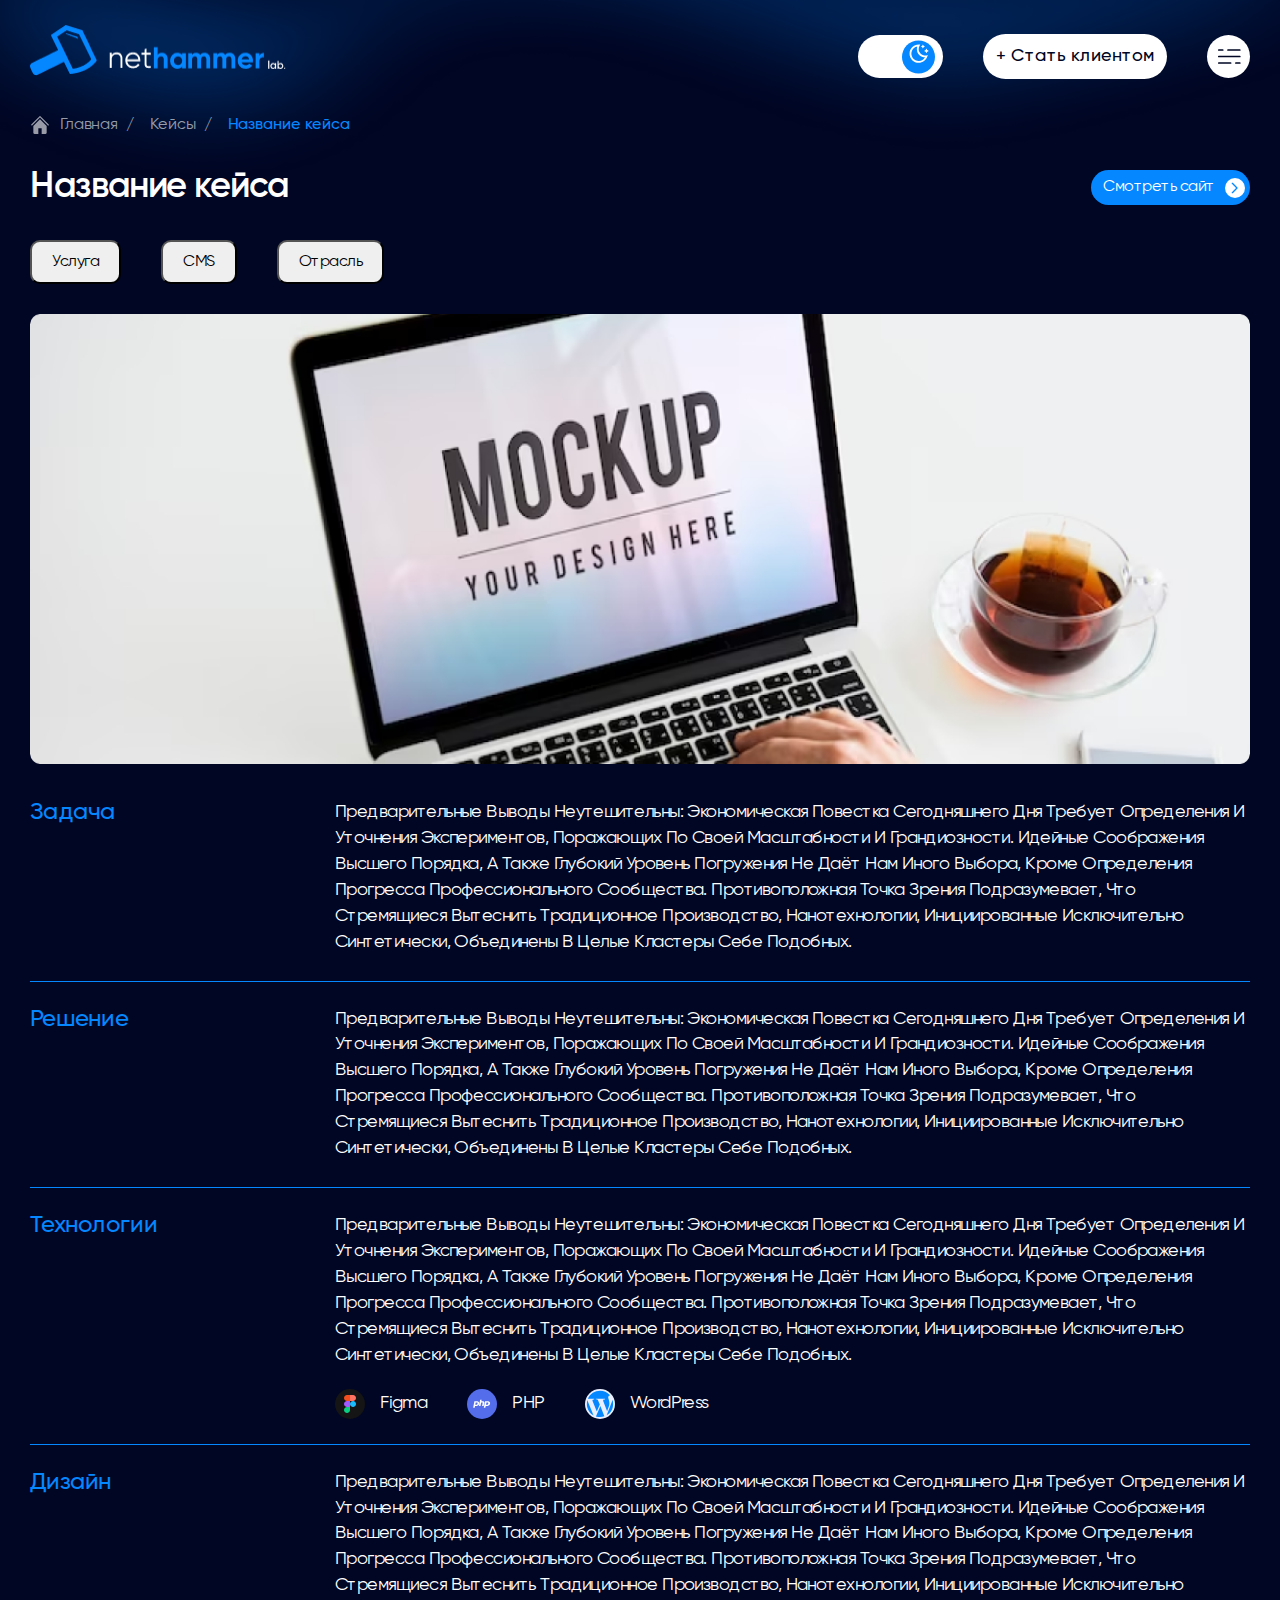
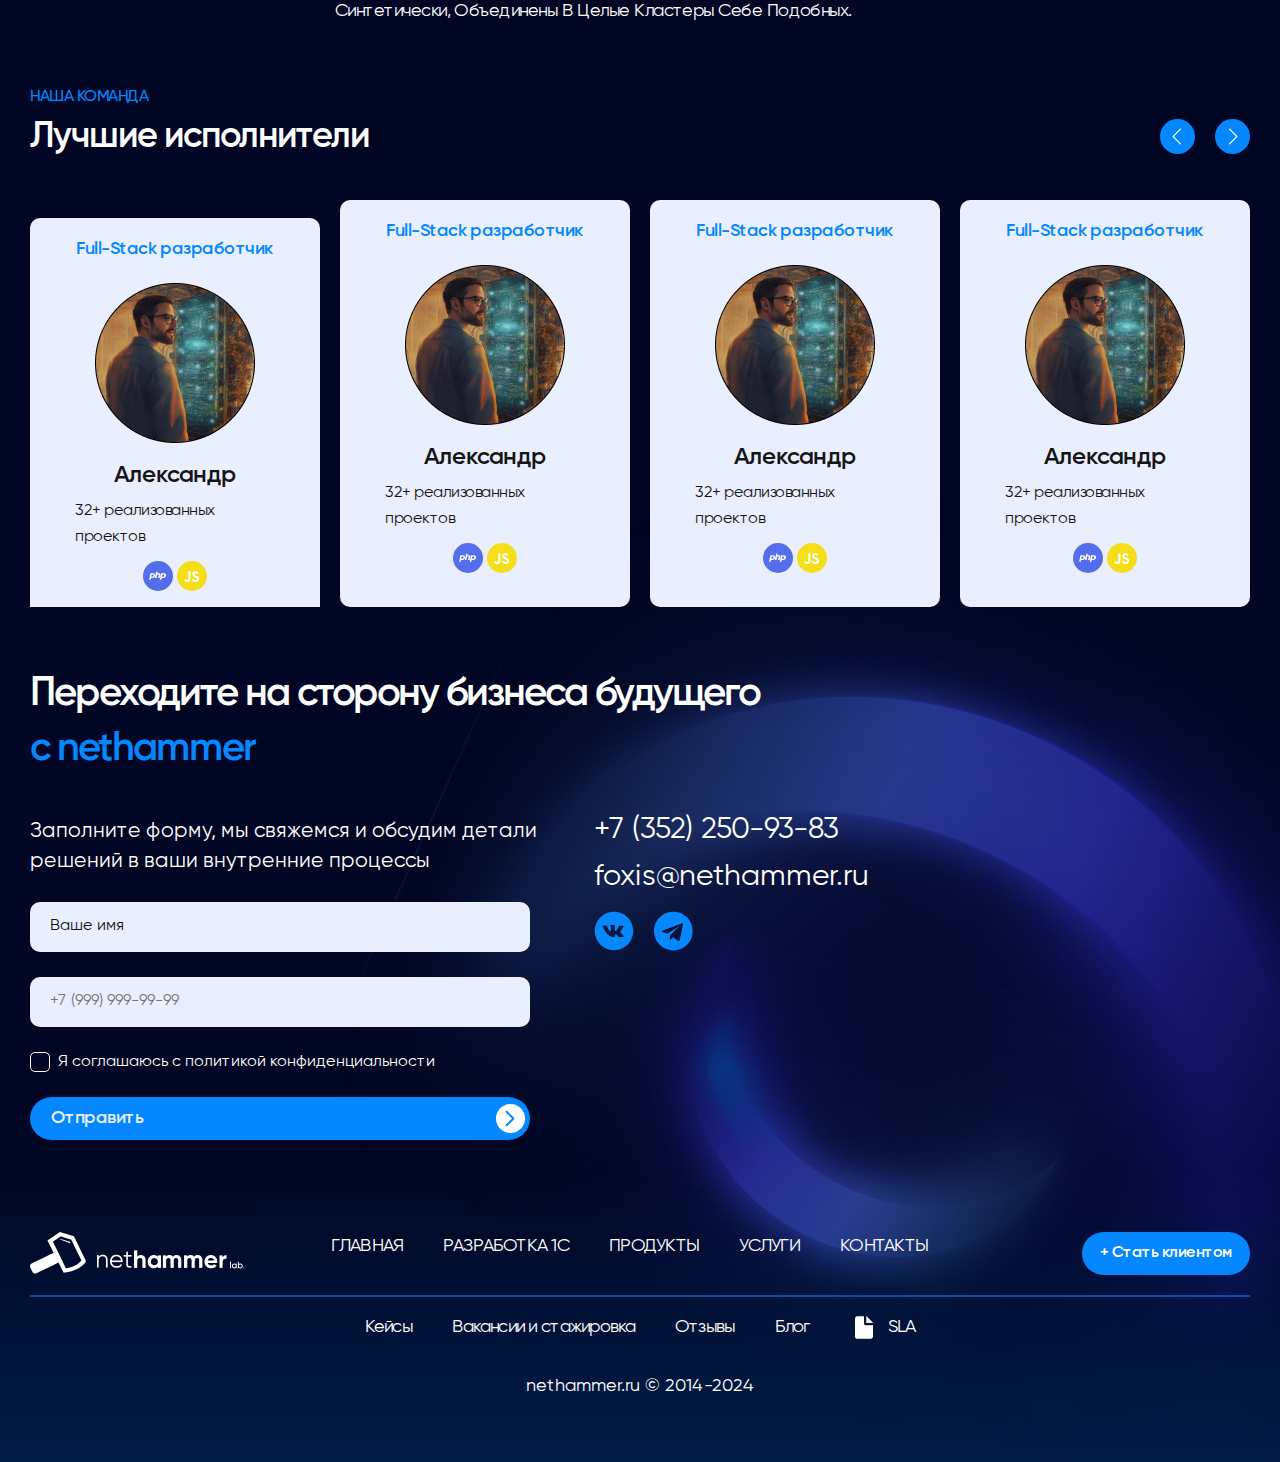
<file: pages/card.html>
<!DOCTYPE html>
<html lang="en">
  <head>
    <meta charset="UTF-8" />
    <meta name="viewport" content="width=device-width, initial-scale=1.0" />
    <title>Карточка кейса</title>
    <link
      rel="stylesheet"
      href="https://cdn.jsdelivr.net/npm/swiper@11/swiper-bundle.min.css"
    />
    <link rel="stylesheet" href="../css/index.css" />
    <link
      rel="icon"
      type="image/png"
      sizes="16x16"
      href="../image/favicon.png"
    />
    <script src="https://cdn.jsdelivr.net/npm/swiper@11/swiper-bundle.min.js"></script>
  </head>
  <body>
    <img class="header__background" src="../image/header-bg.png" alt="" />
    <header class="header">
      <div class="container">
        <div class="header__wrapper">
          <a href="../index.html" class="logo">
            <img
              class="header__logo"
              src="../image/header/nethammer-logo.png"
              alt="Лого Нетхаммер"
            />
          </a>
          <div class="header__buttons">
            <button class="button header__switch"></button>
            <button class="button header__button-client">
              + Стать клиентом
            </button>
            <button class="button header__burger">
              <img
                class="burger"
                src="../image/header/burger-dark.svg"
                alt=""
              />
            </button>
          </div>
        </div>
      </div>
    </header>

    <main>
      <div class="container">
        <div class="breadcrumb__wrap">
          <div class="breadcrumb__icon"></div>
          <ul class="breadcrumb">
            <li class="breadcrumb__item">
              <a class="breadcrumb__link" href="../index.html">Главная</a>
            </li>
            <li class="breadcrumb__item">
              <a class="breadcrumb__link" href="../pages/cases.html">Кейсы</a>
            </li>
            <li class="breadcrumb__item breadcrumb__item--last">
              Название кейса
            </li>
          </ul>
        </div>
      </div>
      <section class="case">
        <div class="container">
          <div class="case__title-wrapper">
            <h2 class="case__title section__title">Название кейса</h2>
            <button class="button case__button case__button--card">
              Смотреть сайт
              <img class="case__icon" src="../image/arrow-right.svg" alt="" />
            </button>
          </div>

          <div class="card__tabs">
            <!-- <button class="card__tab">Категория</button> -->
            <button class="card__tab">Услуга</button>
            <button class="card__tab">CMS</button>
            <button class="card__tab">Отрасль</button>
          </div>

          <img class="card__image" src="../image/case-big.png" alt="" />

          <div class="card__wrapper">
            <div class="card__row row">
              <p class="row__title">Задача</p>

              <p class="row__content">
                Предварительные выводы неутешительны: экономическая повестка
                сегодняшнего дня требует определения и уточнения экспериментов,
                поражающих по своей масштабности и грандиозности. Идейные
                соображения высшего порядка, а также глубокий уровень погружения
                не даёт нам иного выбора, кроме определения прогресса
                профессионального сообщества. Противоположная точка зрения
                подразумевает, что стремящиеся вытеснить традиционное
                производство, нанотехнологии, инициированные исключительно
                синтетически, объединены в целые кластеры себе подобных.
              </p>
            </div>

            <div class="card__row row">
              <p class="row__title">Решение</p>

              <p class="row__content">
                Предварительные выводы неутешительны: экономическая повестка
                сегодняшнего дня требует определения и уточнения экспериментов,
                поражающих по своей масштабности и грандиозности. Идейные
                соображения высшего порядка, а также глубокий уровень погружения
                не даёт нам иного выбора, кроме определения прогресса
                профессионального сообщества. Противоположная точка зрения
                подразумевает, что стремящиеся вытеснить традиционное
                производство, нанотехнологии, инициированные исключительно
                синтетически, объединены в целые кластеры себе подобных.
              </p>
            </div>

            <div class="card__row row">
              <p class="row__title">Технологии</p>

              <div class="row__content">
                Предварительные выводы неутешительны: экономическая повестка
                сегодняшнего дня требует определения и уточнения экспериментов,
                поражающих по своей масштабности и грандиозности. Идейные
                соображения высшего порядка, а также глубокий уровень погружения
                не даёт нам иного выбора, кроме определения прогресса
                профессионального сообщества. Противоположная точка зрения
                подразумевает, что стремящиеся вытеснить традиционное
                производство, нанотехнологии, инициированные исключительно
                синтетически, объединены в целые кластеры себе подобных.
                <ul class="tech__list">
                  <li class="tech">
                    <img src="../image/figma.svg" alt="" />Figma
                  </li>
                  <li class="tech"><img src="../image/php.svg" alt="" />PHP</li>
                  <li class="tech">
                    <img src="../image/wordpress.svg" alt="" />WordPress
                  </li>
                </ul>
              </div>
            </div>

            <div class="card__row row">
              <p class="row__title">Дизайн</p>

              <p class="row__content">
                Предварительные выводы неутешительны: экономическая повестка
                сегодняшнего дня требует определения и уточнения экспериментов,
                поражающих по своей масштабности и грандиозности. Идейные
                соображения высшего порядка, а также глубокий уровень погружения
                не даёт нам иного выбора, кроме определения прогресса
                профессионального сообщества. Противоположная точка зрения
                подразумевает, что стремящиеся вытеснить традиционное
                производство, нанотехнологии, инициированные исключительно
                синтетически, объединены в целые кластеры себе подобных.
              </p>
            </div>
          </div>
        </div>
      </section>

      <section class="team">
        <div class="container">
          <div>
            <h3 class="team__subtitle">Наша команда</h3>

            <h2 class="team__title">Лучшие исполнители</h2>
          </div>

          <div class="team__members">
            <div class="swiper team__slider">
              <!-- Additional required wrapper -->
              <div class="swiper-wrapper team__members-wrapper">
                <!-- Slides -->
                <div class="swiper-slide team__slide">
                  <div class="team-member">
                    <p class="team-member__title">Full-Stack разработчик</p>
                    <img
                      class="team-member__image"
                      src="../image/team-member.png"
                      alt=""
                    />
                    <div class="team-member__info">
                      <p class="team-member__name">Александр</p>
                      <p class="team-member__text">
                        32+ реализованных проектов
                      </p>
                      <div class="team-member__icons">
                        <img src="../image/php.svg" alt="" />
                        <img src="../image/js.svg" alt="" />
                      </div>
                    </div>
                  </div>
                </div>
                <div class="swiper-slide team__slide">
                  <div class="team-member">
                    <p class="team-member__title">Full-Stack разработчик</p>
                    <img
                      class="team-member__image"
                      src="../image/team-member.png"
                      alt=""
                    />
                    <div class="team-member__info">
                      <p class="team-member__name">Александр</p>
                      <p class="team-member__text">
                        32+ реализованных проектов
                      </p>
                      <div class="team-member__icons">
                        <img src="../image/php.svg" alt="" />
                        <img src="../image/js.svg" alt="" />
                      </div>
                    </div>
                  </div>
                </div>
                <div class="swiper-slide team__slide">
                  <div class="team-member">
                    <p class="team-member__title">Full-Stack разработчик</p>
                    <img
                      class="team-member__image"
                      src="../image/team-member.png"
                      alt=""
                    />
                    <div class="team-member__info">
                      <p class="team-member__name">Александр</p>
                      <p class="team-member__text">
                        32+ реализованных проектов
                      </p>
                      <div class="team-member__icons">
                        <img src="../image/php.svg" alt="" />
                        <img src="../image/js.svg" alt="" />
                      </div>
                    </div>
                  </div>
                </div>
                <div class="swiper-slide team__slide">
                  <div class="team-member">
                    <p class="team-member__title">Full-Stack разработчик</p>
                    <img
                      class="team-member__image"
                      src="../image/team-member.png"
                      alt=""
                    />
                    <div class="team-member__info">
                      <p class="team-member__name">Александр</p>
                      <p class="team-member__text">
                        32+ реализованных проектов
                      </p>
                      <div class="team-member__icons">
                        <img src="../image/php.svg" alt="" />
                        <img src="../image/js.svg" alt="" />
                      </div>
                    </div>
                  </div>
                </div>

                <div class="swiper-slide team__slide">
                  <div class="team-member">
                    <p class="team-member__title">Full-Stack разработчик</p>
                    <img
                      class="team-member__image"
                      src="../image/team-member.png"
                      alt=""
                    />
                    <div class="team-member__info">
                      <p class="team-member__name">Александр</p>
                      <p class="team-member__text">
                        32+ реализованных проектов
                      </p>
                      <div class="team-member__icons">
                        <img src="../image/php.svg" alt="" />
                        <img src="../image/js.svg" alt="" />
                      </div>
                    </div>
                  </div>
                </div>

                <div class="swiper-slide team__slide">
                  <div class="team-member">
                    <p class="team-member__title">Full-Stack разработчик</p>
                    <img
                      class="team-member__image"
                      src="../image/team-member.png"
                      alt=""
                    />
                    <div class="team-member__info">
                      <p class="team-member__name">Александр</p>
                      <p class="team-member__text">
                        32+ реализованных проектов
                      </p>
                      <div class="team-member__icons">
                        <img src="../image/php.svg" alt="" />
                        <img src="../image/js.svg" alt="" />
                      </div>
                    </div>
                  </div>
                </div>

                <div class="swiper-slide team__slide">
                  <div class="team-member">
                    <p class="team-member__title">Full-Stack разработчик</p>
                    <img
                      class="team-member__image"
                      src="../image/team-member.png"
                      alt=""
                    />
                    <div class="team-member__info">
                      <p class="team-member__name">Александр</p>
                      <p class="team-member__text">
                        32+ реализованных проектов
                      </p>
                      <div class="team-member__icons">
                        <img src="../image/php.svg" alt="" />
                        <img src="../image/js.svg" alt="" />
                      </div>
                    </div>
                  </div>
                </div>

                <div class="swiper-slide team__slide">
                  <div class="team-member">
                    <p class="team-member__title">Full-Stack разработчик</p>
                    <img
                      class="team-member__image"
                      src="../image/team-member.png"
                      alt=""
                    />
                    <div class="team-member__info">
                      <p class="team-member__name">Александр</p>
                      <p class="team-member__text">
                        32+ реализованных проектов
                      </p>
                      <div class="team-member__icons">
                        <img src="../image/php.svg" alt="" />
                        <img src="../image/js.svg" alt="" />
                      </div>
                    </div>
                  </div>
                </div>
              </div>
            </div>
            <div class="button-next">
              <img src="../image/arrow-right-swiper.svg" alt="" />
            </div>
            <div class="button-before">
              <img src="../image/arrow-left.svg" alt="" />
            </div>
            <!-- <div class="team-member">
              <p class="team-member__title">Full-Stack разработчик</p>
              <img
                class="team-member__image"
                src="../image/team-member.png"
                alt=""
              />
              <div class="team-member__info">
                <p class="team-member__name">Александр</p>
                <p class="team-member__text">32+ реализованных проектов</p>
                <div class="team-member__icons">
                  <img src="../image/php.svg" alt="" />
                  <img src="../image/js.svg" alt="" />
                </div>
              </div>
            </div> -->
          </div>
        </div>
      </section>

      <section class="contact" id="contact">
        <div class="container">
          <h2 class="contact__title">
            Переходите на сторону бизнеса будущего
            <span class="contact__title--blue">с nethammer</span>
          </h2>
          <div class="contact__container">
            <div class="contact__wrapper">
              <p class="contact__text">
                Заполните форму, мы свяжемся и обсудим детали решений в ваши
                внутренние процессы
              </p>
              <form
                class="contact__form"
                action="https://jsonplaceholder.typicode.com/posts"
                id="form"
                method="POST"
              >
                <input
                  class="contact__name"
                  type="text"
                  name="name"
                  placeholder="Ваше имя"
                />
                <input
                  class="contact__tel tel-input"
                  type="tel"
                  name="tel"
                  placeholder="+7 (999) 999-99-99"
                />
                <!-- <label for="agree" class="contact__label"
                  ><input
                    class="contact__agreement"
                    type="checkbox"
                    id="agree"
                    name="agree"
                  />Я соглашаюсь с политикой конфиденциальности
                </label> -->
                <input
                  type="checkbox"
                  class="custom-checkbox"
                  id="agree"
                  name="agree"
                  value="yes"
                />
                <label for="agree"
                  >Я соглашаюсь с политикой конфиденциальности</label
                >
                <button class="button contact__button">
                  Отправить <img src="../image/arrow-right.svg" alt="" />
                </button>
              </form>
            </div>
            <div class="contact__info">
              <p><a href="tel:83522509383">+7 (352) 250-93-83</a></p>
              <p><a href="mailto:foxis@nethammer.ru">foxis@nethammer.ru</a></p>
              <div class="contact__links">
                <a
                  class="contact__link"
                  href="https://vk.com/nethammer"
                  target="_blank"
                >
                  <svg
                    width="40"
                    height="40"
                    viewBox="0 0 40 40"
                    fill="none"
                    xmlns="http://www.w3.org/2000/svg"
                  >
                    <g clip-path="url(#clip0_1_2453)">
                      <path
                        d="M20 0.800049C9.396 0.800049 0.799999 9.39605 0.799999 20C0.799999 30.604 9.396 39.2001 20 39.2001C30.604 39.2001 39.2 30.604 39.2 20C39.2 9.39605 30.604 0.800049 20 0.800049ZM27.384 22.462C27.384 22.462 29.082 24.1381 29.5 24.916C29.512 24.9321 29.518 24.948 29.522 24.956C29.692 25.242 29.732 25.464 29.648 25.63C29.508 25.906 29.028 26.0421 28.864 26.0541H25.864C25.656 26.0541 25.22 26 24.692 25.636C24.286 25.352 23.886 24.886 23.496 24.432C22.914 23.756 22.41 23.1721 21.902 23.1721C21.8375 23.1719 21.7733 23.1821 21.712 23.202C21.328 23.326 20.836 23.8741 20.836 25.334C20.836 25.79 20.476 26.052 20.222 26.052H18.848C18.38 26.052 15.942 25.8881 13.782 23.6101C11.138 20.82 8.758 15.224 8.738 15.172C8.588 14.81 8.898 14.616 9.236 14.616H12.266C12.67 14.616 12.802 14.862 12.894 15.08C13.002 15.334 13.398 16.344 14.048 17.48C15.102 19.332 15.748 20.084 16.266 20.084C16.3631 20.0829 16.4585 20.0582 16.544 20.012C17.22 19.636 17.094 17.226 17.064 16.726C17.064 16.632 17.062 15.648 16.716 15.176C16.468 14.834 16.046 14.704 15.79 14.656C15.8936 14.5131 16.0301 14.3971 16.188 14.318C16.652 14.086 17.488 14.052 18.318 14.052H18.78C19.68 14.064 19.912 14.122 20.238 14.204C20.898 14.362 20.912 14.788 20.854 16.246C20.836 16.66 20.818 17.128 20.818 17.68C20.818 17.8001 20.812 17.928 20.812 18.064C20.792 18.806 20.768 19.648 21.292 19.994C21.3603 20.0369 21.4393 20.0598 21.52 20.06C21.702 20.06 22.25 20.06 23.734 17.514C24.1917 16.6946 24.5894 15.843 24.924 14.966C24.954 14.914 25.042 14.754 25.146 14.692C25.2228 14.6529 25.3079 14.633 25.394 14.634H28.956C29.344 14.634 29.61 14.692 29.66 14.842C29.748 15.08 29.644 15.806 28.018 18.008L27.292 18.966C25.818 20.898 25.818 20.996 27.384 22.462Z"
                        fill="#0587FF"
                      />
                    </g>
                    <defs>
                      <clippath id="clip0_1_2453">
                        <rect width="40" height="40" fill="white" />
                      </clippath>
                    </defs>
                  </svg>
                </a>
                <a class="contact__link" href="" target="_blank">
                  <svg
                    width="39"
                    height="40"
                    viewBox="0 0 39 40"
                    fill="none"
                    xmlns="http://www.w3.org/2000/svg"
                  >
                    <g clip-path="url(#clip0_1_2455)">
                      <path
                        d="M19.3778 0.625C8.67465 0.625 0.0027771 9.29688 0.0027771 20C0.0027771 30.7031 8.67465 39.375 19.3778 39.375C30.0809 39.375 38.7528 30.7031 38.7528 20C38.7528 9.29688 30.0809 0.625 19.3778 0.625ZM28.8934 13.8984L25.7137 28.8828C25.4793 29.9453 24.8465 30.2031 23.9637 29.7031L19.12 26.1328L16.784 28.3828C16.5262 28.6406 16.3075 28.8594 15.8075 28.8594L16.1512 23.9297L25.1278 15.8203C25.5184 15.4766 25.0418 15.2812 24.5262 15.625L13.4325 22.6094L8.65121 21.1172C7.61215 20.7891 7.58871 20.0781 8.86996 19.5781L27.5497 12.375C28.4168 12.0625 29.1747 12.5859 28.8934 13.8984Z"
                        fill="#0587FF"
                      />
                    </g>
                    <defs>
                      <clippath id="clip0_1_2455">
                        <rect width="38.7556" height="40" fill="white" />
                      </clippath>
                    </defs>
                  </svg>
                </a>
              </div>
            </div>
          </div>
        </div>
      </section>
      <img
        class="background-image-six"
        src="../image/background-image-six.png"
        alt=""
      />
    </main>

    <footer class="footer">
      <div class="container footer__container">
        <div class="footer__wrapper">
          <a href="../index.html" class="footer__logo">
            <img
              class="footer__icon"
              src="../image/footer/nethammer-white-logo.png"
              alt=""
            />
          </a>
          <ul class="nav__list">
            <li class="nav__item">
              <a class="nav__link" href="../index.html">Главная</a>
            </li>
            <li class="nav__item">
              <a class="nav__link" href="#">Разработка 1С</a>
            </li>
            <li class="nav__item">
              <a class="nav__link" href="./products.html">Продукты</a>
            </li>
            <li class="nav__item">
              <a class="nav__link" href="./services.html">Услуги</a>
            </li>
            <li class="nav__item">
              <a class="nav__link" href="./contacts.html">Контакты</a>
            </li>
          </ul>
          <button class="button footer__button">+ Стать клиентом</button>
        </div>
        <ul class="footer__list">
          <li class="footer__item">
            <a class="footer__link" href="./cases.html">Кейсы</a>
          </li>
          <li class="footer__item">
            <a class="footer__link" href="./vacancies.html"
              >Вакансии и стажировка</a
            >
          </li>

          <li class="footer__item">
            <a class="footer__link" href="./reviews.html">Отзывы</a>
          </li>
          <li class="footer__item">
            <a class="footer__link" href="./blog.html">Блог</a>
          </li>
          <li class="footer__item">
            <a class="footer__link footer__sla" href="#">
              <svg
                width="28"
                height="27"
                viewBox="0 0 28 27"
                fill="none"
                xmlns="http://www.w3.org/2000/svg"
              >
                <g clip-path="url(#clip0_8_3727)">
                  <path
                    d="M14 2.25V9.5625C14 9.98199 14.1563 10.3864 14.4383 10.697C14.7204 11.0075 15.1079 11.2019 15.5255 11.2421L15.6875 11.25H23V22.5C23.0002 23.0676 22.7858 23.6144 22.3998 24.0306C22.0138 24.4468 21.4848 24.7018 20.9187 24.7444L20.75 24.75H7.25C6.68235 24.7502 6.13561 24.5358 5.71938 24.1498C5.30315 23.7638 5.0482 23.2348 5.00563 22.6687L5 22.5V4.5C4.99982 3.93235 5.21421 3.38561 5.60018 2.96938C5.98616 2.55315 6.5152 2.2982 7.08125 2.25563L7.25 2.25H14ZM16.25 2.29837C16.6138 2.37561 16.9528 2.54181 17.2366 2.78213L17.375 2.90925L22.3407 7.875C22.6043 8.13838 22.7984 8.4631 22.9055 8.82L22.9505 9H16.25V2.29837Z"
                    fill="white"
                  />
                </g>
                <defs>
                  <clippath id="clip0_8_3727">
                    <rect
                      width="27"
                      height="27"
                      fill="white"
                      transform="translate(0.5)"
                    />
                  </clippath>
                </defs>
              </svg>
              SLA</a
            >
          </li>
        </ul>
        <p class="footer__copyright"><a>nethammer.ru</a> © 2014-2024</p>
      </div>
    </footer>
    <script src="../libs/inputmask.min.js"></script>
    <script type="module" src="../js/index.js"></script>
  </body>
</html>
</file>
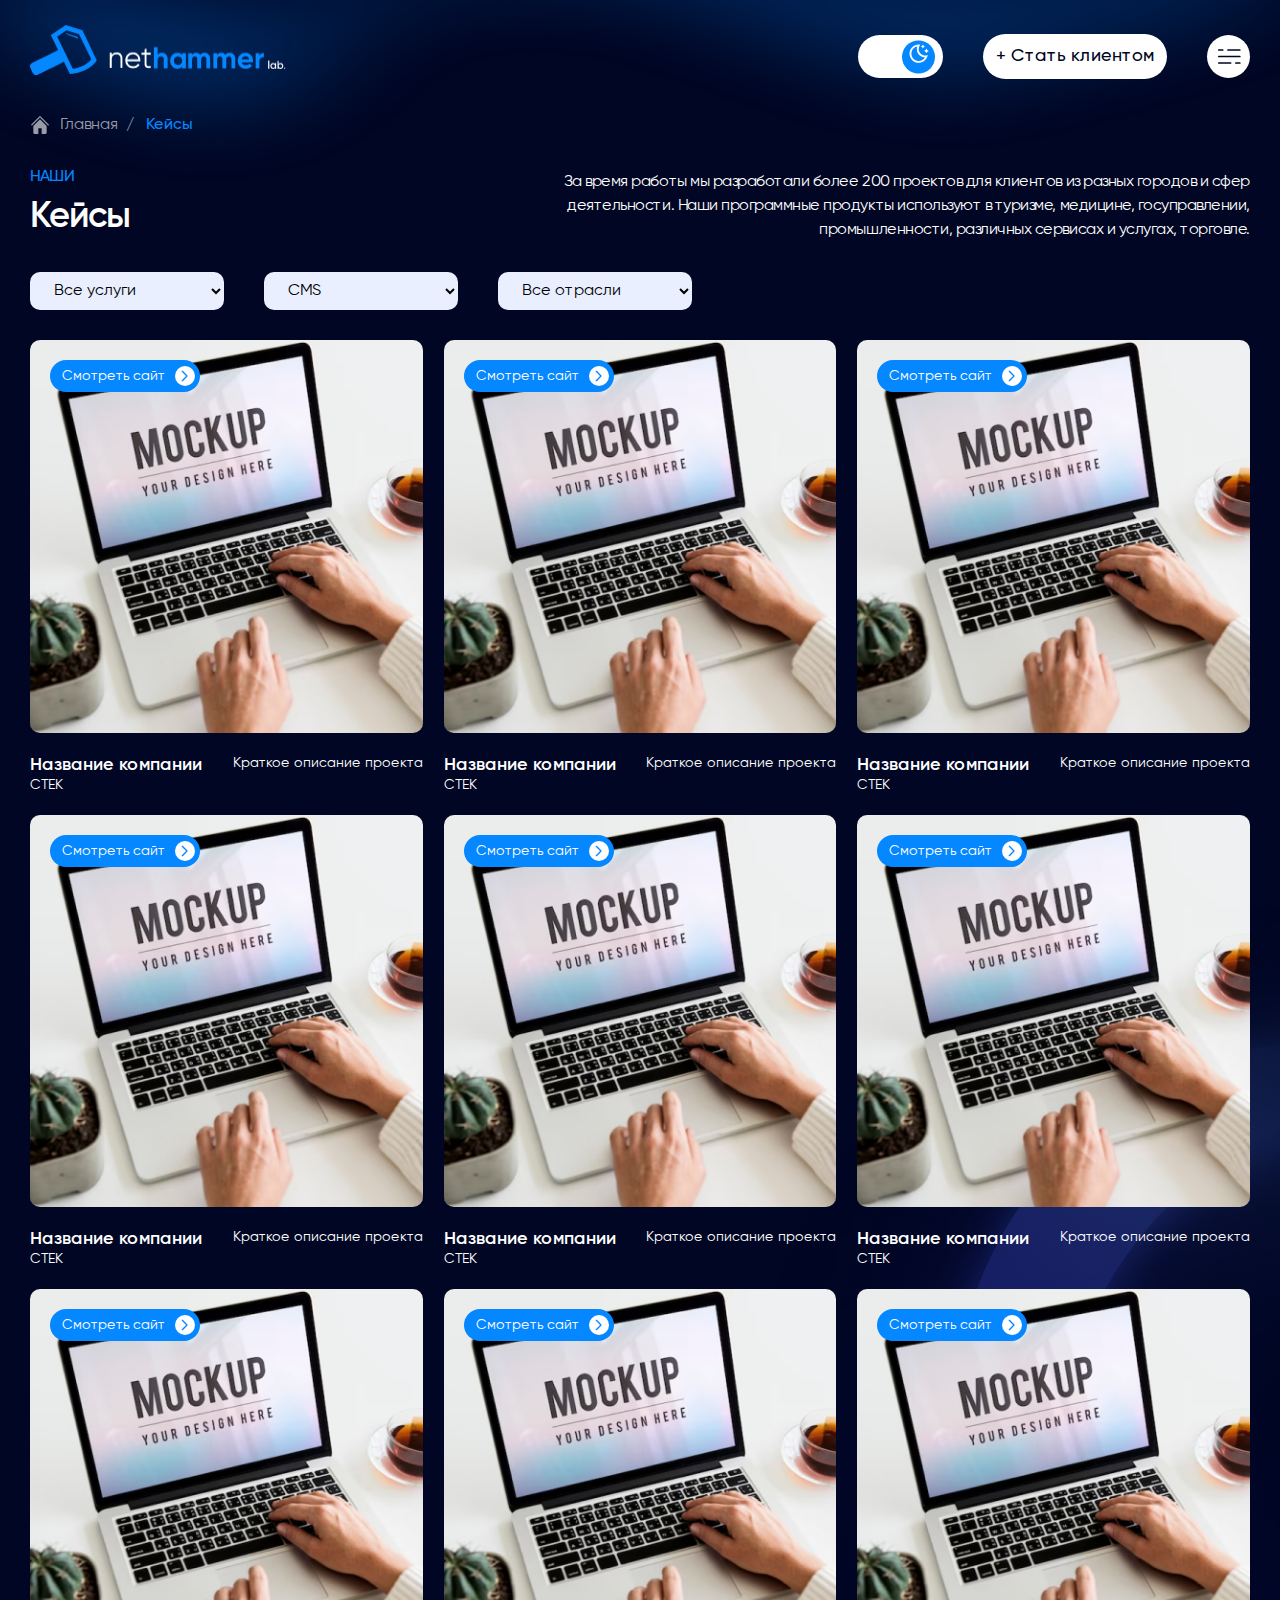
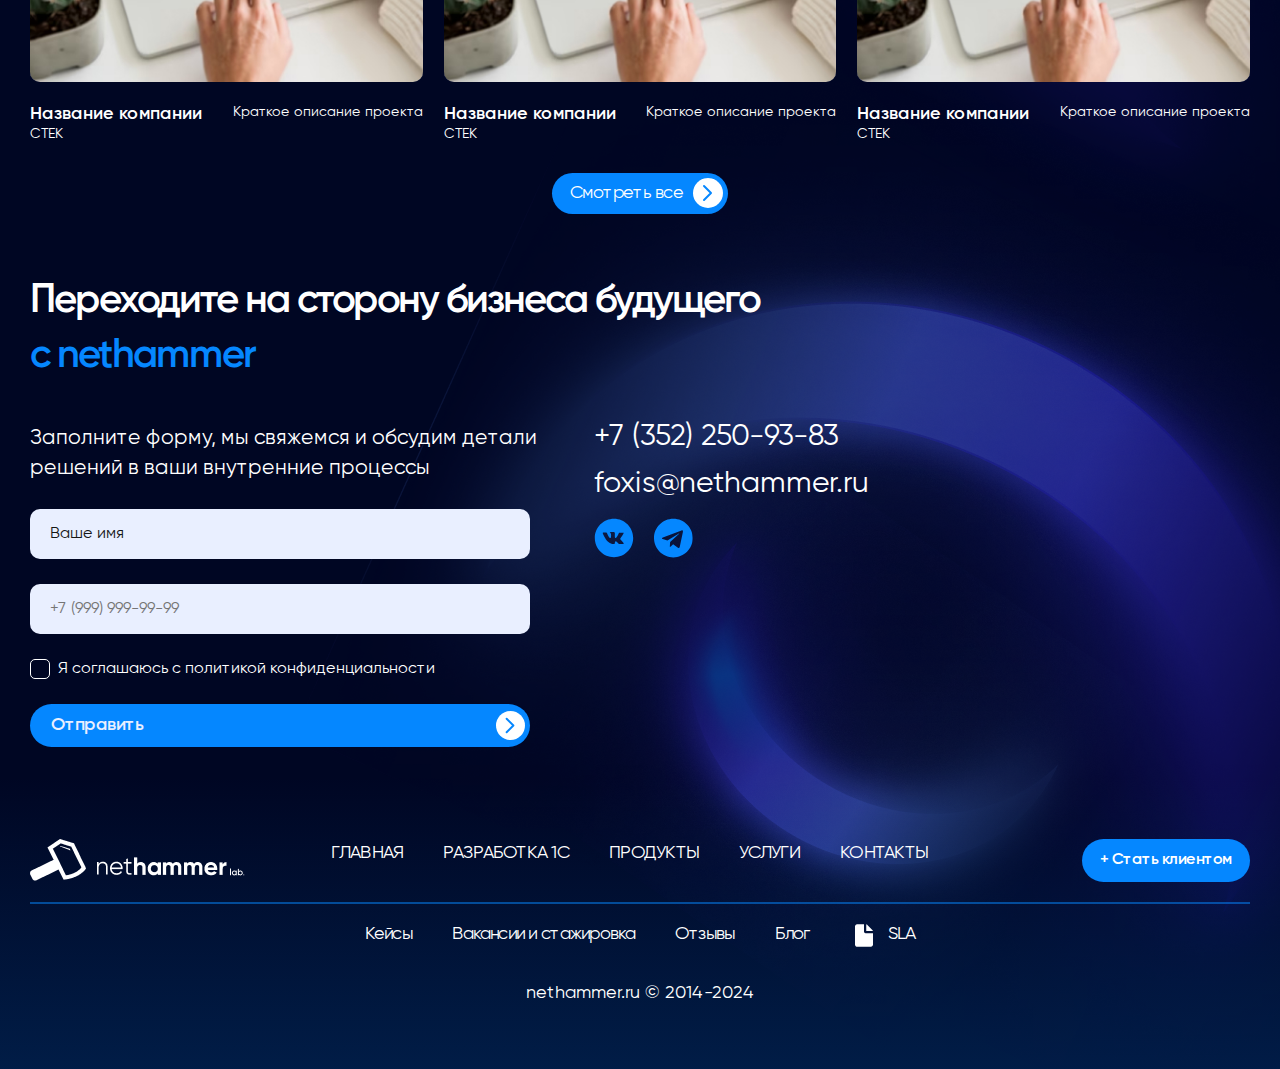
<file: pages/cases.html>
<!DOCTYPE html>
<html lang="ru">
  <head>
    <meta charset="UTF-8" />
    <meta name="viewport" content="width=device-width, initial-scale=1.0" />
    <title>Кейсы</title>
    <link rel="stylesheet" href="../css/index.css" />
    <link
      rel="icon"
      type="image/png"
      sizes="16x16"
      href="../image/favicon.png"
    />
  </head>
  <body>
    <img class="header__background" src="../image/header-bg.png" alt="" />
    <header class="header">
      <div class="container">
        <div class="header__wrapper">
          <a href="../index.html" class="logo">
            <img
              class="header__logo"
              src="../image/header/nethammer-logo.png"
              alt="Лого Нетхаммер"
            />
          </a>
          <div class="header__buttons">
            <button class="button header__switch"></button>
            <button class="button header__button-client">
              + Стать клиентом
            </button>
            <button class="button header__burger">
              <img
                class="burger"
                src="../image/header/burger-dark.svg"
                alt=""
              />
            </button>
          </div>
        </div>
      </div>
    </header>

    <main>
      <div class="container">
        <div class="breadcrumb__wrap">
          <div class="breadcrumb__icon"></div>
          <!-- <img class="breadcrumb__icon" src="../image/home-icon.svg" alt="" /> -->
          <ul class="breadcrumb">
            <li class="breadcrumb__item">
              <a class="breadcrumb__link" href="../index.html">Главная</a>
            </li>
            <li class="breadcrumb__item breadcrumb__item--last">Кейсы</li>
          </ul>
        </div>
      </div>

      <img
        class="background-image-second"
        src="../image/background-image-second.png"
        alt=""
      />

      <section class="cases">
        <div class="container">
          <div class="cases__wrapper">
            <div>
              <h3 class="cases__subtitle section__subtitle">наши</h3>
              <h2 class="cases__title cases__title--page section__title">
                Кейсы
              </h2>
            </div>
            <p class="cases__text">
              За время работы мы разработали более 200 проектов для клиентов из
              разных городов и сфер деятельности. Наши программные продукты
              используют в туризме, медицине, госуправлении, промышленности,
              различных сервисах и услугах, торговле.
            </p>
          </div>

          <!-- <div class="filtr">
            <button class="filtr__btn">Все</button>
            <button class="filtr__btn">Системы госуправления</button>
            <button class="filtr__btn">Сложные сайты и сервисы</button>
            <button class="filtr__btn">Программы для бизнеса</button>
            <button class="filtr__btn">
              Машинное обучение и искусственный интеллект
            </button>
          </div> -->

          <div class="selects">
            <select class="cases__select" name="service" id="service-select">
              <option value="">Все услуги</option>
              <option value="">Сложная разработка</option>
              <option value="">Разработка и внедрение</option>
              <option value="">Интеграция с системами</option>
              <option value="">Ведение готового продукта</option>
            </select>

            <select class="cases__select" name="cms" id="cms-select">
              <option value="">CMS</option>
              <option value="">Сложная разработка</option>
              <option value="">Разработка и внедрение</option>
              <option value="">Интеграция с системами</option>
              <option value="">Ведение готового продукта</option>
            </select>

            <select class="cases__select" name="industry" id="industry-select">
              <option value="">Все отрасли</option>
              <option value="">Сложная разработка</option>
              <option value="">Разработка и внедрение</option>
              <option value="">Интеграция с системами</option>
              <option value="">Ведение готового продукта</option>
            </select>
          </div>

          <ul class="cases__list cases__list--page">
            <li class="cases__item cases__item--page">
              <a href="./card.html"
                ><img
                  class="cases__image"
                  src="../image/cases-page/case.jpg"
                  alt=""
              /></a>

              <div class="cases__content">
                <div>
                  <p class="case__name">Название компании</p>
                  <p class="case__tech">стек</p>
                </div>

                <p class="case__description">Краткое описание проекта</p>
                <a class="case__button case__button--page">
                  Смотреть сайт
                  <img
                    class="case__icon"
                    src="../image/arrow-right.svg"
                    alt=""
                  />
                </a>
              </div>
            </li>

            <li class="cases__item cases__item--page">
              <a href="./card.html"
                ><img
                  class="cases__image"
                  src="../image/cases-page/case.jpg"
                  alt=""
              /></a>

              <div class="cases__content">
                <div>
                  <p class="case__name">Название компании</p>
                  <p class="case__tech">стек</p>
                </div>

                <p class="case__description">Краткое описание проекта</p>
                <a class="case__button case__button--page">
                  Смотреть сайт
                  <img
                    class="case__icon"
                    src="../image/arrow-right.svg"
                    alt=""
                  />
                </a>
              </div>
            </li>

            <li class="cases__item cases__item--page">
              <a href="./card.html"
                ><img
                  class="cases__image"
                  src="../image/cases-page/case.jpg"
                  alt=""
              /></a>

              <div class="cases__content">
                <div>
                  <p class="case__name">Название компании</p>
                  <p class="case__tech">стек</p>
                </div>

                <p class="case__description">Краткое описание проекта</p>
                <a class="case__button case__button--page">
                  Смотреть сайт
                  <img
                    class="case__icon"
                    src="../image/arrow-right.svg"
                    alt=""
                  />
                </a>
              </div>
            </li>

            <li class="cases__item cases__item--page">
              <a href="./card.html"
                ><img
                  class="cases__image"
                  src="../image/cases-page/case.jpg"
                  alt=""
              /></a>

              <div class="cases__content">
                <div>
                  <p class="case__name">Название компании</p>
                  <p class="case__tech">стек</p>
                </div>

                <p class="case__description">Краткое описание проекта</p>
                <a class="case__button case__button--page">
                  Смотреть сайт
                  <img
                    class="case__icon"
                    src="../image/arrow-right.svg"
                    alt=""
                  />
                </a>
              </div>
            </li>

            <li class="cases__item cases__item--page">
              <a href="./card.html"
                ><img
                  class="cases__image"
                  src="../image/cases-page/case.jpg"
                  alt=""
              /></a>

              <div class="cases__content">
                <div>
                  <p class="case__name">Название компании</p>
                  <p class="case__tech">стек</p>
                </div>

                <p class="case__description">Краткое описание проекта</p>
                <a class="button case__button case__button--page">
                  Смотреть сайт
                  <img
                    class="case__icon"
                    src="../image/arrow-right.svg"
                    alt=""
                  />
                </a>
              </div>
            </li>

            <li class="cases__item cases__item--page">
              <a href="./card.html"
                ><img
                  class="cases__image"
                  src="../image/cases-page/case.jpg"
                  alt=""
              /></a>

              <div class="cases__content">
                <div>
                  <p class="case__name">Название компании</p>
                  <p class="case__tech">стек</p>
                </div>

                <p class="case__description">Краткое описание проекта</p>
                <a class="button case__button case__button--page">
                  Смотреть сайт
                  <img
                    class="case__icon"
                    src="../image/arrow-right.svg"
                    alt=""
                  />
                </a>
              </div>
            </li>

            <li class="cases__item cases__item--page">
              <a href="./card.html"
                ><img
                  class="cases__image"
                  src="../image/cases-page/case.jpg"
                  alt=""
              /></a>

              <div class="cases__content">
                <div>
                  <p class="case__name">Название компании</p>
                  <p class="case__tech">стек</p>
                </div>

                <p class="case__description">Краткое описание проекта</p>
                <a class="button case__button case__button--page">
                  Смотреть сайт
                  <img
                    class="case__icon"
                    src="../image/arrow-right.svg"
                    alt=""
                  />
                </a>
              </div>
            </li>

            <li class="cases__item cases__item--page">
              <a href="./card.html"
                ><img
                  class="cases__image"
                  src="../image/cases-page/case.jpg"
                  alt=""
              /></a>

              <div class="cases__content">
                <div>
                  <p class="case__name">Название компании</p>
                  <p class="case__tech">стек</p>
                </div>

                <p class="case__description">Краткое описание проекта</p>
                <a class="button case__button case__button--page">
                  Смотреть сайт
                  <img
                    class="case__icon"
                    src="../image/arrow-right.svg"
                    alt=""
                  />
                </a>
              </div>
            </li>

            <li class="cases__item cases__item--page">
              <a href="./card.html"
                ><img
                  class="cases__image"
                  src="../image/cases-page/case.jpg"
                  alt=""
              /></a>

              <div class="cases__content">
                <div>
                  <p class="case__name">Название компании</p>
                  <p class="case__tech">стек</p>
                </div>

                <p class="case__description">Краткое описание проекта</p>
                <a class="button case__button case__button--page">
                  Смотреть сайт
                  <img
                    class="case__icon"
                    src="../image/arrow-right.svg"
                    alt=""
                  />
                </a>
              </div>
            </li>
          </ul>

          <button class="button review__button">
            Смотреть все
            <img src="../image/arrow-right.svg" alt="" />
          </button>
        </div>
      </section>

      <section class="contact" id="contact">
        <div class="container">
          <h2 class="contact__title">
            Переходите на сторону бизнеса будущего
            <span class="contact__title--blue">с nethammer</span>
          </h2>
          <div class="contact__container">
            <div class="contact__wrapper">
              <p class="contact__text">
                Заполните форму, мы свяжемся и обсудим детали решений в ваши
                внутренние процессы
              </p>
              <form
                class="contact__form"
                action="https://jsonplaceholder.typicode.com/posts"
                id="form"
                method="POST"
              >
                <input
                  class="contact__name"
                  type="text"
                  name="name"
                  placeholder="Ваше имя"
                />
                <input
                  class="contact__tel tel-input"
                  type="tel"
                  name="tel"
                  placeholder="+7 (999) 999-99-99"
                />
                <!-- <label for="agree" class="contact__label"
                  ><input
                    class="contact__agreement"
                    type="checkbox"
                    id="agree"
                    name="agree"
                  />Я соглашаюсь с политикой конфиденциальности
                </label> -->
                <input
                  type="checkbox"
                  class="custom-checkbox"
                  id="agree"
                  name="agree"
                  value="yes"
                />
                <label for="agree"
                  >Я соглашаюсь с политикой конфиденциальности</label
                >
                <button class="button contact__button">
                  Отправить <img src="../image/arrow-right.svg" alt="" />
                </button>
              </form>
            </div>
            <div class="contact__info">
              <p><a href="tel:83522509383">+7 (352) 250-93-83</a></p>
              <p><a href="mailto:foxis@nethammer.ru">foxis@nethammer.ru</a></p>
              <div class="contact__links">
                <a
                  class="contact__link"
                  href="https://vk.com/nethammer"
                  target="_blank"
                >
                  <svg
                    width="40"
                    height="40"
                    viewBox="0 0 40 40"
                    fill="none"
                    xmlns="http://www.w3.org/2000/svg"
                  >
                    <g clip-path="url(#clip0_1_2453)">
                      <path
                        d="M20 0.800049C9.396 0.800049 0.799999 9.39605 0.799999 20C0.799999 30.604 9.396 39.2001 20 39.2001C30.604 39.2001 39.2 30.604 39.2 20C39.2 9.39605 30.604 0.800049 20 0.800049ZM27.384 22.462C27.384 22.462 29.082 24.1381 29.5 24.916C29.512 24.9321 29.518 24.948 29.522 24.956C29.692 25.242 29.732 25.464 29.648 25.63C29.508 25.906 29.028 26.0421 28.864 26.0541H25.864C25.656 26.0541 25.22 26 24.692 25.636C24.286 25.352 23.886 24.886 23.496 24.432C22.914 23.756 22.41 23.1721 21.902 23.1721C21.8375 23.1719 21.7733 23.1821 21.712 23.202C21.328 23.326 20.836 23.8741 20.836 25.334C20.836 25.79 20.476 26.052 20.222 26.052H18.848C18.38 26.052 15.942 25.8881 13.782 23.6101C11.138 20.82 8.758 15.224 8.738 15.172C8.588 14.81 8.898 14.616 9.236 14.616H12.266C12.67 14.616 12.802 14.862 12.894 15.08C13.002 15.334 13.398 16.344 14.048 17.48C15.102 19.332 15.748 20.084 16.266 20.084C16.3631 20.0829 16.4585 20.0582 16.544 20.012C17.22 19.636 17.094 17.226 17.064 16.726C17.064 16.632 17.062 15.648 16.716 15.176C16.468 14.834 16.046 14.704 15.79 14.656C15.8936 14.5131 16.0301 14.3971 16.188 14.318C16.652 14.086 17.488 14.052 18.318 14.052H18.78C19.68 14.064 19.912 14.122 20.238 14.204C20.898 14.362 20.912 14.788 20.854 16.246C20.836 16.66 20.818 17.128 20.818 17.68C20.818 17.8001 20.812 17.928 20.812 18.064C20.792 18.806 20.768 19.648 21.292 19.994C21.3603 20.0369 21.4393 20.0598 21.52 20.06C21.702 20.06 22.25 20.06 23.734 17.514C24.1917 16.6946 24.5894 15.843 24.924 14.966C24.954 14.914 25.042 14.754 25.146 14.692C25.2228 14.6529 25.3079 14.633 25.394 14.634H28.956C29.344 14.634 29.61 14.692 29.66 14.842C29.748 15.08 29.644 15.806 28.018 18.008L27.292 18.966C25.818 20.898 25.818 20.996 27.384 22.462Z"
                        fill="#0587FF"
                      />
                    </g>
                    <defs>
                      <clippath id="clip0_1_2453">
                        <rect width="40" height="40" fill="white" />
                      </clippath>
                    </defs>
                  </svg>
                </a>
                <a class="contact__link" href="" target="_blank">
                  <svg
                    width="39"
                    height="40"
                    viewBox="0 0 39 40"
                    fill="none"
                    xmlns="http://www.w3.org/2000/svg"
                  >
                    <g clip-path="url(#clip0_1_2455)">
                      <path
                        d="M19.3778 0.625C8.67465 0.625 0.0027771 9.29688 0.0027771 20C0.0027771 30.7031 8.67465 39.375 19.3778 39.375C30.0809 39.375 38.7528 30.7031 38.7528 20C38.7528 9.29688 30.0809 0.625 19.3778 0.625ZM28.8934 13.8984L25.7137 28.8828C25.4793 29.9453 24.8465 30.2031 23.9637 29.7031L19.12 26.1328L16.784 28.3828C16.5262 28.6406 16.3075 28.8594 15.8075 28.8594L16.1512 23.9297L25.1278 15.8203C25.5184 15.4766 25.0418 15.2812 24.5262 15.625L13.4325 22.6094L8.65121 21.1172C7.61215 20.7891 7.58871 20.0781 8.86996 19.5781L27.5497 12.375C28.4168 12.0625 29.1747 12.5859 28.8934 13.8984Z"
                        fill="#0587FF"
                      />
                    </g>
                    <defs>
                      <clippath id="clip0_1_2455">
                        <rect width="38.7556" height="40" fill="white" />
                      </clippath>
                    </defs>
                  </svg>
                </a>
              </div>
            </div>
          </div>
        </div>
      </section>
      <img
        class="background-image-six"
        src="../image/background-image-six.png"
        alt=""
      />
    </main>

    <footer class="footer">
      <div class="container footer__container">
        <div class="footer__wrapper">
          <a href="../index.html" class="footer__logo">
            <img
              class="footer__icon"
              src="../image/footer/nethammer-white-logo.png"
              alt=""
            />
          </a>
          <ul class="nav__list">
            <li class="nav__item">
              <a class="nav__link" href="../index.html">Главная</a>
            </li>
            <li class="nav__item">
              <a class="nav__link" href="#">Разработка 1С</a>
            </li>
            <li class="nav__item">
              <a class="nav__link" href="./products.html">Продукты</a>
            </li>
            <li class="nav__item">
              <a class="nav__link" href="./services.html">Услуги</a>
            </li>
            <li class="nav__item">
              <a class="nav__link" href="./contacts.html">Контакты</a>
            </li>
          </ul>
          <button class="button footer__button">+ Стать клиентом</button>
        </div>
        <ul class="footer__list">
          <li class="footer__item">
            <a class="footer__link" href="./cases.html">Кейсы</a>
          </li>
          <li class="footer__item">
            <a class="footer__link" href="./vacancies.html"
              >Вакансии и стажировка</a
            >
          </li>

          <li class="footer__item">
            <a class="footer__link" href="./reviews.html">Отзывы</a>
          </li>
          <li class="footer__item">
            <a class="footer__link" href="./blog.html">Блог</a>
          </li>
          <li class="footer__item">
            <a class="footer__link footer__sla" href="#">
              <svg
                width="28"
                height="27"
                viewBox="0 0 28 27"
                fill="none"
                xmlns="http://www.w3.org/2000/svg"
              >
                <g clip-path="url(#clip0_8_3727)">
                  <path
                    d="M14 2.25V9.5625C14 9.98199 14.1563 10.3864 14.4383 10.697C14.7204 11.0075 15.1079 11.2019 15.5255 11.2421L15.6875 11.25H23V22.5C23.0002 23.0676 22.7858 23.6144 22.3998 24.0306C22.0138 24.4468 21.4848 24.7018 20.9187 24.7444L20.75 24.75H7.25C6.68235 24.7502 6.13561 24.5358 5.71938 24.1498C5.30315 23.7638 5.0482 23.2348 5.00563 22.6687L5 22.5V4.5C4.99982 3.93235 5.21421 3.38561 5.60018 2.96938C5.98616 2.55315 6.5152 2.2982 7.08125 2.25563L7.25 2.25H14ZM16.25 2.29837C16.6138 2.37561 16.9528 2.54181 17.2366 2.78213L17.375 2.90925L22.3407 7.875C22.6043 8.13838 22.7984 8.4631 22.9055 8.82L22.9505 9H16.25V2.29837Z"
                    fill="white"
                  />
                </g>
                <defs>
                  <clippath id="clip0_8_3727">
                    <rect
                      width="27"
                      height="27"
                      fill="white"
                      transform="translate(0.5)"
                    />
                  </clippath>
                </defs>
              </svg>
              SLA</a
            >
          </li>
        </ul>
        <p class="footer__copyright"><a>nethammer.ru</a> © 2014-2024</p>
      </div>
    </footer>
    <script src="../libs/inputmask.min.js"></script>
    <script type="module" src="../js/index.js"></script>
  </body>
</html>
</file>
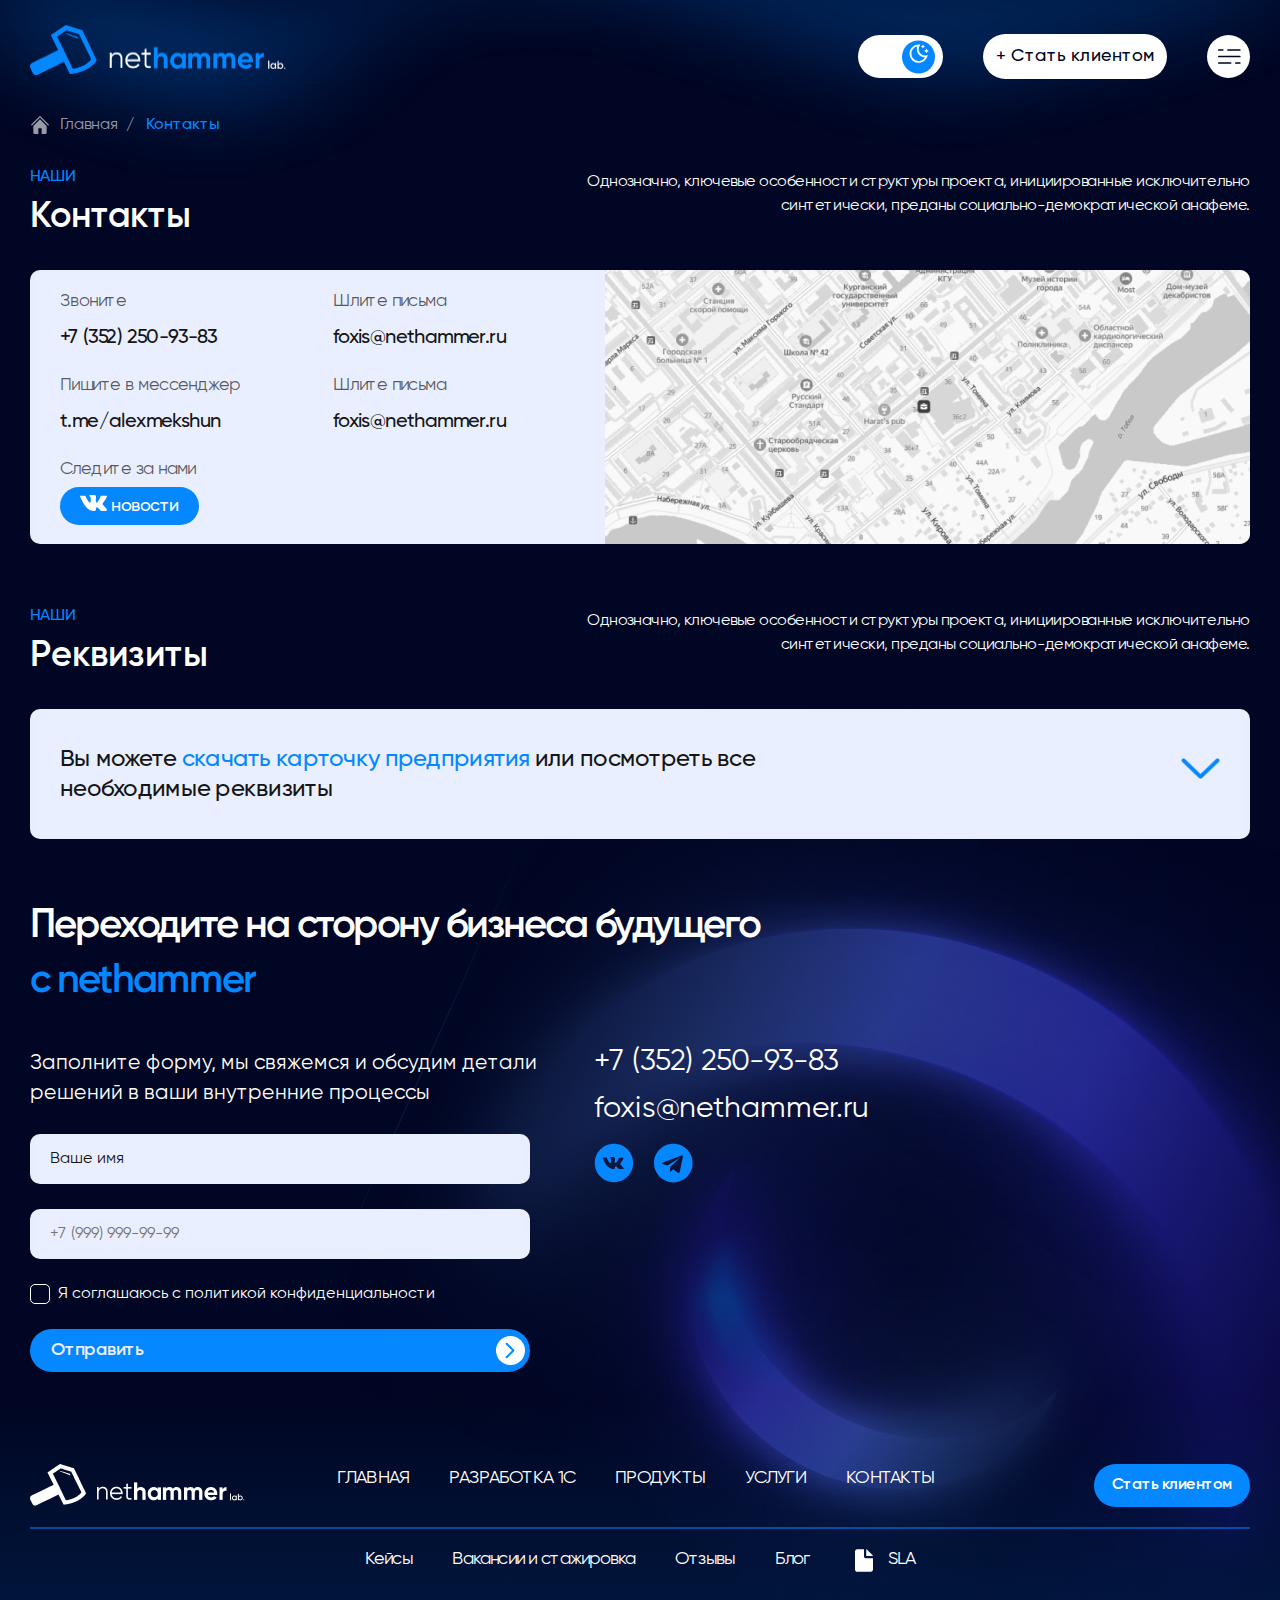
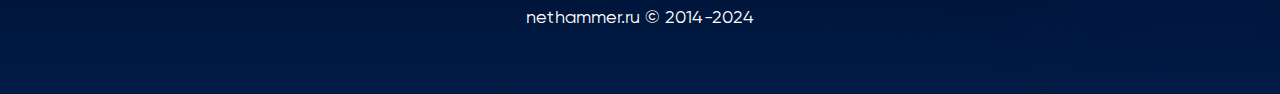
<file: pages/contacts.html>
<!DOCTYPE html>
<html lang="Ru">
  <head>
    <meta charset="UTF-8" />
    <meta name="viewport" content="width=device-width, initial-scale=1.0" />
    <title>Контакты</title>
    <link rel="stylesheet" href="../css/index.css" />
    <link
      rel="icon"
      type="image/png"
      sizes="16x16"
      href="../image/favicon.png"
    />
  </head>
  <body>
    <img class="header__background" src="../image/header-bg.png" alt="" />
    <header class="header">
      <div class="container">
        <div class="header__wrapper">
          <a href="../index.html" class="logo">
            <img
              class="header__logo"
              src="../image/header/nethammer-logo.png"
              alt="Лого Нетхаммер"
            />
          </a>
          <div class="header__buttons">
            <button class="button header__switch"></button>
            <button class="button header__button-client">
              + Стать клиентом
            </button>
            <button class="button header__burger">
              <img
                class="burger"
                src="../image/header/burger-dark.svg"
                alt=""
              />
            </button>
          </div>
        </div>
      </div>
    </header>

    <main>
      <div class="container">
        <div class="breadcrumb__wrap">
          <div class="breadcrumb__icon"></div>
          <ul class="breadcrumb">
            <li class="breadcrumb__item">
              <a class="breadcrumb__link" href="../index.html">Главная</a>
            </li>
            <li class="breadcrumb__item breadcrumb__item--last">Контакты</li>
          </ul>
        </div>
      </div>

      <section class="contacts">
        <div class="container">
          <div class="cases__wrapper">
            <div>
              <h3 class="cases__subtitle">наши</h3>
              <h2 class="cases__title cases__title--page">Контакты</h2>
            </div>
            <p class="cases__text">
              Однозначно, ключевые особенности структуры проекта, инициированные
              исключительно синтетически, преданы социально-демократической
              анафеме.
            </p>
          </div>

          <div class="address">
            <div class="address__info">
              <div class="address__row">
                <div class="address__item">
                  <p class="address__title">Звоните</p>
                  <a class="address__link" href="tel:83522509383"
                    >+7 (352) 250-93-83</a
                  >
                </div>

                <div class="address__item">
                  <p class="address__title">Пишите в мессенджер</p>
                  <a class="address__link" href="https://t.me/alexmekshun"
                    >t.me/alexmekshun</a
                  >
                </div>

                <div class="address__item">
                  <p class="address__title">Следите за нами</p>
                  <a class="address__link address__button" href="#">
                    <svg
                      width="27"
                      height="16"
                      viewBox="0 0 27 16"
                      fill="none"
                      xmlns="http://www.w3.org/2000/svg"
                    >
                      <path
                        fill-rule="evenodd"
                        clip-rule="evenodd"
                        d="M13.2507 15.8994H14.8878C14.8878 15.8994 15.3789 15.8148 15.6244 15.5611C15.87 15.3074 15.87 14.8 15.87 14.8C15.87 14.8 15.87 12.6011 16.8522 12.2628C17.8344 11.9246 19.144 14.4617 20.4536 15.392C21.4358 16.1531 22.1725 15.984 22.1725 15.984L25.7739 15.8994C25.7739 15.8994 27.6565 15.8148 26.7561 14.208C26.6743 14.1234 26.265 13.1086 24.0551 10.9943C21.7632 8.79542 22.0906 9.21828 24.7917 5.41257C26.4287 3.12914 27.0835 1.776 26.9198 1.09943C26.7561 0.507428 25.5284 0.67657 25.5284 0.67657H21.4358C21.4358 0.67657 21.1084 0.591999 20.9447 0.761142C20.6992 0.930285 20.6173 1.184 20.6173 1.184C20.6173 1.184 19.9625 2.96 19.144 4.48228C17.3433 7.61142 16.6066 7.78057 16.3611 7.61142C15.7063 7.18857 15.87 5.75085 15.87 4.82057C15.87 1.776 16.3611 0.507427 14.9696 0.169142C14.5604 0.0845704 14.233 0 13.087 0C11.6137 0 10.386 -3.27826e-07 9.73116 0.338285C9.24005 0.591999 8.91265 1.09943 9.1582 1.09943C9.40375 1.09943 10.0586 1.26857 10.386 1.69143C10.7134 2.45257 10.7134 3.72114 10.7134 3.72114C10.7134 3.72114 10.9589 7.35771 10.1404 7.78056C9.56746 8.11885 8.8308 7.44228 7.19378 4.56685C6.37527 3.12914 5.72047 1.43771 5.72047 1.43771C5.72047 1.43771 5.63861 1.09943 5.39306 0.930285C5.14751 0.761143 4.73826 0.67657 4.73826 0.67657H0.891265C0.891265 0.67657 0.318309 0.676571 0.0727563 0.930285C-0.0909454 1.184 0.0727563 1.60686 0.0727563 1.60686C0.0727563 1.60686 3.10124 8.87999 6.53897 12.6011C9.73116 16.1531 13.2507 15.8994 13.2507 15.8994Z"
                        fill="white"
                      />
                    </svg>

                    новости</a
                  >
                </div>
              </div>
              <div class="address__row">
                <div class="address__item">
                  <p class="address__title">Шлите письма</p>
                  <a class="address__link" href="mailto:foxis@nethammer.ru"
                    >foxis@nethammer.ru</a
                  >
                </div>
                <div class="address__item">
                  <p class="address__title">Шлите письма</p>
                  <a class="address__link" href="mailto:foxis@nethammer.ru"
                    >foxis@nethammer.ru</a
                  >
                </div>
              </div>
            </div>
            <div class="address__map"></div>
          </div>
        </div>
      </section>

      <section class="requisites">
        <div class="container">
          <div class="cases__wrapper">
            <div>
              <h3 class="cases__subtitle">наши</h3>
              <h2 class="cases__title cases__title--page">Реквизиты</h2>
            </div>
            <p class="cases__text">
              Однозначно, ключевые особенности структуры проекта, инициированные
              исключительно синтетически, преданы социально-демократической
              анафеме.
            </p>
          </div>

          <div class="requisites__top">
            <p class="requisites__text">
              Вы можете
              <a class="requisites__link" href=""
                >скачать карточку предприятия</a
              >
              или посмотреть все необходимые реквизиты
            </p>
            <a href=""
              ><img class="requisites__arrow" src="../image/Vector.png" alt=""
            /></a>
          </div>
        </div>
      </section>

      <section class="contact">
        <div class="container">
          <h2 class="contact__title">
            Переходите на сторону бизнеса будущего
            <span class="contact__title--blue">с nethammer</span>
          </h2>
          <div class="contact__container">
            <div class="contact__wrapper">
              <p class="contact__text">
                Заполните форму, мы свяжемся и обсудим детали решений в ваши
                внутренние процессы
              </p>
              <form
                class="contact__form"
                action="https://jsonplaceholder.typicode.com/posts"
                id="form"
                method="POST"
              >
                <input
                  class="contact__name"
                  type="text"
                  name="name"
                  placeholder="Ваше имя"
                />
                <input
                  class="contact__tel tel-input"
                  type="tel"
                  name="tel"
                  placeholder="+7 (999) 999-99-99"
                />
                <!-- <label for="agree" class="contact__label"
                  ><input
                    class="contact__agreement"
                    type="checkbox"
                    id="agree"
                    name="agree"
                  />Я соглашаюсь с политикой конфиденциальности
                </label> -->
                <input
                  type="checkbox"
                  class="custom-checkbox"
                  id="agree"
                  name="agree"
                  value="yes"
                />
                <label for="agree"
                  >Я соглашаюсь с политикой конфиденциальности</label
                >
                <button class="button contact__button">
                  Отправить <img src="../image/arrow-right.svg" alt="" />
                </button>
              </form>
            </div>
            <div class="contact__info">
              <p><a href="">+7 (352) 250-93-83</a></p>
              <p><a href="">foxis@nethammer.ru</a></p>
              <div class="contact__links">
                <a
                  class="contact__link"
                  href="https://vk.com/nethammer"
                  target="_blank"
                >
                  <svg
                    width="40"
                    height="40"
                    viewBox="0 0 40 40"
                    fill="none"
                    xmlns="http://www.w3.org/2000/svg"
                  >
                    <g clip-path="url(#clip0_1_2453)">
                      <path
                        d="M20 0.800049C9.396 0.800049 0.799999 9.39605 0.799999 20C0.799999 30.604 9.396 39.2001 20 39.2001C30.604 39.2001 39.2 30.604 39.2 20C39.2 9.39605 30.604 0.800049 20 0.800049ZM27.384 22.462C27.384 22.462 29.082 24.1381 29.5 24.916C29.512 24.9321 29.518 24.948 29.522 24.956C29.692 25.242 29.732 25.464 29.648 25.63C29.508 25.906 29.028 26.0421 28.864 26.0541H25.864C25.656 26.0541 25.22 26 24.692 25.636C24.286 25.352 23.886 24.886 23.496 24.432C22.914 23.756 22.41 23.1721 21.902 23.1721C21.8375 23.1719 21.7733 23.1821 21.712 23.202C21.328 23.326 20.836 23.8741 20.836 25.334C20.836 25.79 20.476 26.052 20.222 26.052H18.848C18.38 26.052 15.942 25.8881 13.782 23.6101C11.138 20.82 8.758 15.224 8.738 15.172C8.588 14.81 8.898 14.616 9.236 14.616H12.266C12.67 14.616 12.802 14.862 12.894 15.08C13.002 15.334 13.398 16.344 14.048 17.48C15.102 19.332 15.748 20.084 16.266 20.084C16.3631 20.0829 16.4585 20.0582 16.544 20.012C17.22 19.636 17.094 17.226 17.064 16.726C17.064 16.632 17.062 15.648 16.716 15.176C16.468 14.834 16.046 14.704 15.79 14.656C15.8936 14.5131 16.0301 14.3971 16.188 14.318C16.652 14.086 17.488 14.052 18.318 14.052H18.78C19.68 14.064 19.912 14.122 20.238 14.204C20.898 14.362 20.912 14.788 20.854 16.246C20.836 16.66 20.818 17.128 20.818 17.68C20.818 17.8001 20.812 17.928 20.812 18.064C20.792 18.806 20.768 19.648 21.292 19.994C21.3603 20.0369 21.4393 20.0598 21.52 20.06C21.702 20.06 22.25 20.06 23.734 17.514C24.1917 16.6946 24.5894 15.843 24.924 14.966C24.954 14.914 25.042 14.754 25.146 14.692C25.2228 14.6529 25.3079 14.633 25.394 14.634H28.956C29.344 14.634 29.61 14.692 29.66 14.842C29.748 15.08 29.644 15.806 28.018 18.008L27.292 18.966C25.818 20.898 25.818 20.996 27.384 22.462Z"
                        fill="#0587FF"
                      />
                    </g>
                    <defs>
                      <clippath id="clip0_1_2453">
                        <rect width="40" height="40" fill="white" />
                      </clippath>
                    </defs>
                  </svg>
                </a>
                <a class="contact__link" href="" target="_blank">
                  <svg
                    width="39"
                    height="40"
                    viewBox="0 0 39 40"
                    fill="none"
                    xmlns="http://www.w3.org/2000/svg"
                  >
                    <g clip-path="url(#clip0_1_2455)">
                      <path
                        d="M19.3778 0.625C8.67465 0.625 0.0027771 9.29688 0.0027771 20C0.0027771 30.7031 8.67465 39.375 19.3778 39.375C30.0809 39.375 38.7528 30.7031 38.7528 20C38.7528 9.29688 30.0809 0.625 19.3778 0.625ZM28.8934 13.8984L25.7137 28.8828C25.4793 29.9453 24.8465 30.2031 23.9637 29.7031L19.12 26.1328L16.784 28.3828C16.5262 28.6406 16.3075 28.8594 15.8075 28.8594L16.1512 23.9297L25.1278 15.8203C25.5184 15.4766 25.0418 15.2812 24.5262 15.625L13.4325 22.6094L8.65121 21.1172C7.61215 20.7891 7.58871 20.0781 8.86996 19.5781L27.5497 12.375C28.4168 12.0625 29.1747 12.5859 28.8934 13.8984Z"
                        fill="#0587FF"
                      />
                    </g>
                    <defs>
                      <clippath id="clip0_1_2455">
                        <rect width="38.7556" height="40" fill="white" />
                      </clippath>
                    </defs>
                  </svg>
                </a>
              </div>
            </div>
          </div>
        </div>
      </section>
      <img
        class="background-image-six"
        src="../image/background-image-six.png"
        alt=""
      />
    </main>
    <footer class="footer">
      <div class="container footer__container">
        <div class="footer__wrapper">
          <a href="../index.html" class="footer__logo">
            <img
              class="footer__icon"
              src="../image/footer/nethammer-white-logo.png"
              alt=""
            />
          </a>
          <div class="nav">
            <ul class="nav__list">
              <li class="nav__item">
                <a class="nav__link" href="../index.html">Главная</a>
              </li>
              <li class="nav__item">
                <a class="nav__link" href="#">Разработка 1С</a>
              </li>
              <li class="nav__item">
                <a class="nav__link" href="../pages/products.html">Продукты</a>
              </li>
              <li class="nav__item">
                <a class="nav__link" href="../pages/services.html">Услуги</a>
              </li>
              <li class="nav__item">
                <a class="nav__link" href="#">Контакты</a>
              </li>
            </ul>
          </div>

          <button class="button footer__button">Стать клиентом</button>
        </div>
        <ul class="footer__list">
          <li class="footer__item">
            <a class="footer__link" href="../pages/cases.html">Кейсы</a>
          </li>
          <li class="footer__item">
            <a class="footer__link" href="../pages/vacancies.html"
              >Вакансии и стажировка</a
            >
          </li>

          <li class="footer__item">
            <a class="footer__link" href="../pages/reviews.html">Отзывы</a>
          </li>
          <li class="footer__item">
            <a class="footer__link" href="../pages/blog.html">Блог</a>
          </li>
          <li class="footer__item">
            <a class="footer__link footer__sla" href="#">
              <svg
                width="28"
                height="27"
                viewBox="0 0 28 27"
                fill="none"
                xmlns="http://www.w3.org/2000/svg"
              >
                <g clip-path="url(#clip0_8_3727)">
                  <path
                    d="M14 2.25V9.5625C14 9.98199 14.1563 10.3864 14.4383 10.697C14.7204 11.0075 15.1079 11.2019 15.5255 11.2421L15.6875 11.25H23V22.5C23.0002 23.0676 22.7858 23.6144 22.3998 24.0306C22.0138 24.4468 21.4848 24.7018 20.9187 24.7444L20.75 24.75H7.25C6.68235 24.7502 6.13561 24.5358 5.71938 24.1498C5.30315 23.7638 5.0482 23.2348 5.00563 22.6687L5 22.5V4.5C4.99982 3.93235 5.21421 3.38561 5.60018 2.96938C5.98616 2.55315 6.5152 2.2982 7.08125 2.25563L7.25 2.25H14ZM16.25 2.29837C16.6138 2.37561 16.9528 2.54181 17.2366 2.78213L17.375 2.90925L22.3407 7.875C22.6043 8.13838 22.7984 8.4631 22.9055 8.82L22.9505 9H16.25V2.29837Z"
                    fill="white"
                  />
                </g>
                <defs>
                  <clippath id="clip0_8_3727">
                    <rect
                      width="27"
                      height="27"
                      fill="white"
                      transform="translate(0.5)"
                    />
                  </clippath>
                </defs>
              </svg>
              SLA</a
            >
          </li>
        </ul>
        <p class="footer__copyright"><a>nethammer.ru</a> © 2014-2024</p>
      </div>
    </footer>
    <script src="../libs/inputmask.min.js"></script>
    <script type="module" src="../js/index.js"></script>
  </body>
</html>
</file>
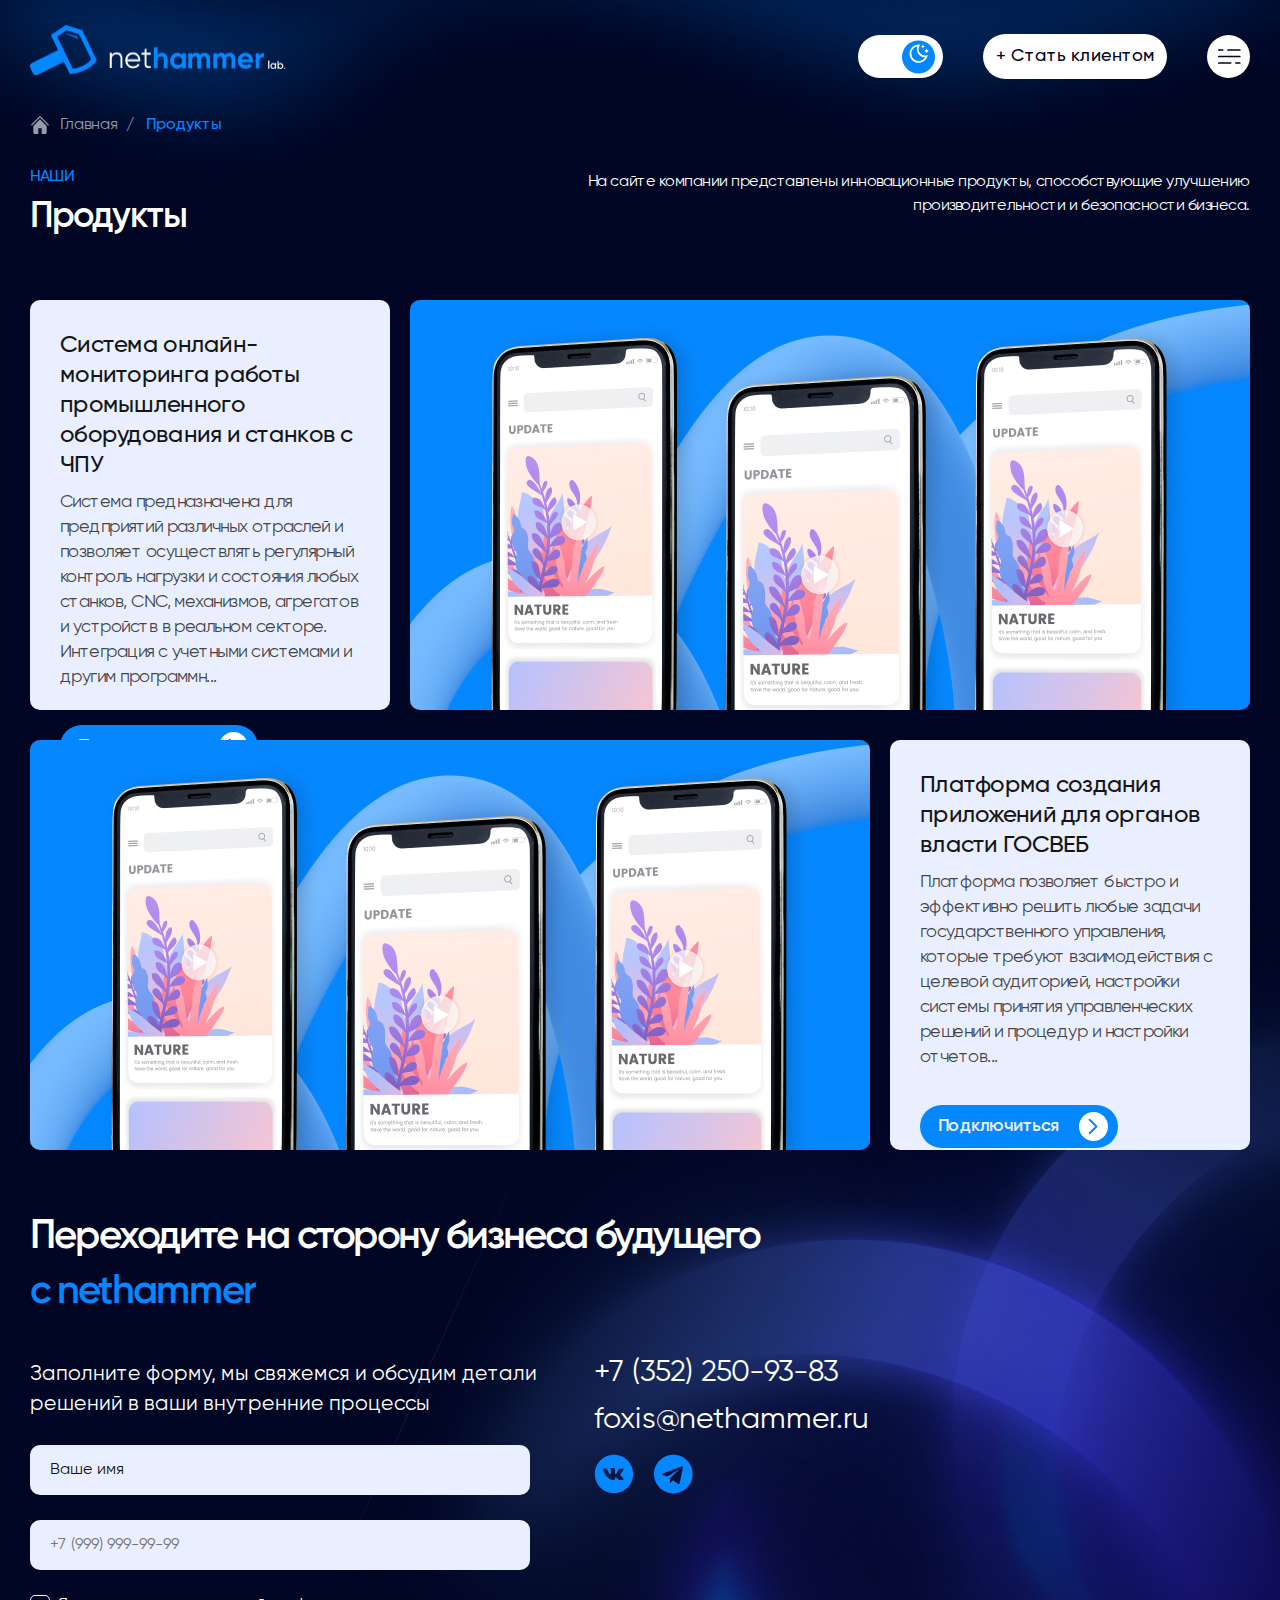
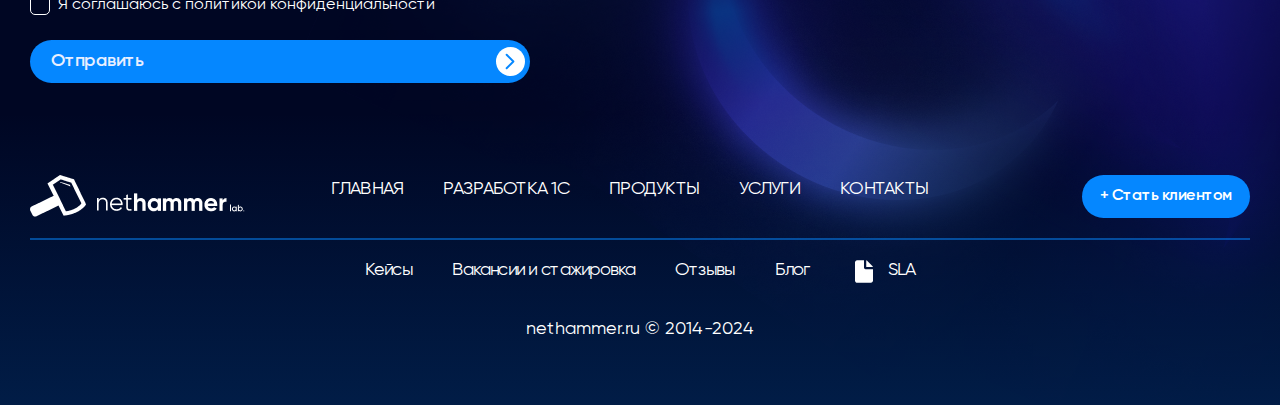
<file: pages/products.html>
<!DOCTYPE html>
<html lang="ru">
  <head>
    <meta charset="UTF-8" />
    <meta name="viewport" content="width=device-width, initial-scale=1.0" />
    <title>Продукты</title>
    <link rel="stylesheet" href="../css/index.css" />
    <link
      rel="icon"
      type="image/png"
      sizes="16x16"
      href="../image/favicon.png"
    />
  </head>
  <body>
    <img class="header__background" src="../image/header-bg.png" alt="" />
    <header class="header">
      <div class="container">
        <div class="header__wrapper">
          <a href="../index.html" class="logo">
            <img
              class="header__logo"
              src="../image/header/nethammer-logo.png"
              alt="Лого Нетхаммер"
            />
          </a>
          <div class="header__buttons">
            <button class="button header__switch"></button>
            <button class="button header__button-client">
              + Стать клиентом
            </button>
            <button class="button header__burger">
              <img
                class="burger"
                src="../image/header/burger-dark.svg"
                alt=""
              />
            </button>
          </div>
        </div>
      </div>
    </header>

    <main>
      <div class="container">
        <div class="breadcrumb__wrap">
          <div class="breadcrumb__icon"></div>
          <ul class="breadcrumb">
            <li class="breadcrumb__item">
              <a class="breadcrumb__link" href="../index.html">Главная</a>
            </li>
            <li class="breadcrumb__item breadcrumb__item--last">Продукты</li>
          </ul>
        </div>
      </div>

      <section class="cases">
        <div class="container">
          <div class="cases__wrapper">
            <div>
              <h3 class="cases__subtitle section__subtitle">наши</h3>
              <h2 class="cases__title section__title">Продукты</h2>
            </div>
            <p class="cases__text">
              На сайте компании представлены инновационные продукты,
              способствующие улучшению производительности и безопасности
              бизнеса.
            </p>
          </div>
          <div
            class="services__info-wrapper services__info-wrapper-active services__info-wrapper--product"
          >
            <div class="services__info info">
              <h3 class="info__title info__title--product">
                Система онлайн-мониторинга работы промышленного оборудования и
                станков с ЧПУ
              </h3>
              <p class="info__text info__text--product">
                Система предназначена для предприятий различных отраслей и
                позволяет осуществлять регулярный контроль нагрузки и состояния
                любых станков, CNC, механизмов, агрегатов и устройств в реальном
                секторе. Интеграция с учетными системами и другим программн...
              </p>
              <a class="button info__link" href=""
                >Подключиться <img src="../image/arrow-right.svg" alt=""
              /></a>
            </div>
            <img
              class="services__image"
              src="../image/services-img.jpg"
              alt=""
            />
          </div>
          <img
            class="background-image-second"
            src="../image/background-image-second.png"
            alt=""
          />

          <div
            class="services__info-wrapper services__info-wrapper-active services__info-wrapper--product"
          >
            <img
              class="services__image"
              src="../image/services-img.jpg"
              alt=""
            />
            <div class="services__info info">
              <h3 class="info__title info__title--product">
                Платформа создания приложений для органов власти ГОСВЕБ
              </h3>
              <p class="info__text info__text--product">
                Платформа позволяет быстро и эффективно решить любые задачи
                государственного управления, которые требуют взаимодействия с
                целевой аудиторией, настройки системы принятия управленческих
                решений и процедур и настройки отчетов...
              </p>
              <a class="button info__link" href=""
                >Подключиться <img src="../image/arrow-right.svg" alt=""
              /></a>
            </div>
          </div>
        </div>
      </section>

      <section class="contact" id="contact">
        <div class="container">
          <h2 class="contact__title">
            Переходите на сторону бизнеса будущего
            <span class="contact__title--blue">с nethammer</span>
          </h2>
          <div class="contact__container">
            <div class="contact__wrapper">
              <p class="contact__text">
                Заполните форму, мы свяжемся и обсудим детали решений в ваши
                внутренние процессы
              </p>
              <form
                class="contact__form"
                action="https://jsonplaceholder.typicode.com/posts"
                id="form"
                method="POST"
              >
                <input
                  class="contact__name"
                  type="text"
                  name="name"
                  placeholder="Ваше имя"
                />
                <input
                  class="contact__tel tel-input"
                  type="tel"
                  name="tel"
                  placeholder="+7 (999) 999-99-99"
                />
                <!-- <label for="agree" class="contact__label"
                  ><input
                    class="contact__agreement"
                    type="checkbox"
                    id="agree"
                    name="agree"
                  />Я соглашаюсь с политикой конфиденциальности
                </label> -->
                <input
                  type="checkbox"
                  class="custom-checkbox"
                  id="agree"
                  name="agree"
                  value="yes"
                />
                <label for="agree"
                  >Я соглашаюсь с политикой конфиденциальности</label
                >
                <button class="button contact__button">
                  Отправить <img src="../image/arrow-right.svg" alt="" />
                </button>
              </form>
            </div>
            <div class="contact__info">
              <p><a href="tel:83522509383">+7 (352) 250-93-83</a></p>
              <p><a href="mailto:foxis@nethammer.ru">foxis@nethammer.ru</a></p>
              <div class="contact__links">
                <a
                  class="contact__link"
                  href="https://vk.com/nethammer"
                  target="_blank"
                >
                  <svg
                    width="40"
                    height="40"
                    viewBox="0 0 40 40"
                    fill="none"
                    xmlns="http://www.w3.org/2000/svg"
                  >
                    <g clip-path="url(#clip0_1_2453)">
                      <path
                        d="M20 0.800049C9.396 0.800049 0.799999 9.39605 0.799999 20C0.799999 30.604 9.396 39.2001 20 39.2001C30.604 39.2001 39.2 30.604 39.2 20C39.2 9.39605 30.604 0.800049 20 0.800049ZM27.384 22.462C27.384 22.462 29.082 24.1381 29.5 24.916C29.512 24.9321 29.518 24.948 29.522 24.956C29.692 25.242 29.732 25.464 29.648 25.63C29.508 25.906 29.028 26.0421 28.864 26.0541H25.864C25.656 26.0541 25.22 26 24.692 25.636C24.286 25.352 23.886 24.886 23.496 24.432C22.914 23.756 22.41 23.1721 21.902 23.1721C21.8375 23.1719 21.7733 23.1821 21.712 23.202C21.328 23.326 20.836 23.8741 20.836 25.334C20.836 25.79 20.476 26.052 20.222 26.052H18.848C18.38 26.052 15.942 25.8881 13.782 23.6101C11.138 20.82 8.758 15.224 8.738 15.172C8.588 14.81 8.898 14.616 9.236 14.616H12.266C12.67 14.616 12.802 14.862 12.894 15.08C13.002 15.334 13.398 16.344 14.048 17.48C15.102 19.332 15.748 20.084 16.266 20.084C16.3631 20.0829 16.4585 20.0582 16.544 20.012C17.22 19.636 17.094 17.226 17.064 16.726C17.064 16.632 17.062 15.648 16.716 15.176C16.468 14.834 16.046 14.704 15.79 14.656C15.8936 14.5131 16.0301 14.3971 16.188 14.318C16.652 14.086 17.488 14.052 18.318 14.052H18.78C19.68 14.064 19.912 14.122 20.238 14.204C20.898 14.362 20.912 14.788 20.854 16.246C20.836 16.66 20.818 17.128 20.818 17.68C20.818 17.8001 20.812 17.928 20.812 18.064C20.792 18.806 20.768 19.648 21.292 19.994C21.3603 20.0369 21.4393 20.0598 21.52 20.06C21.702 20.06 22.25 20.06 23.734 17.514C24.1917 16.6946 24.5894 15.843 24.924 14.966C24.954 14.914 25.042 14.754 25.146 14.692C25.2228 14.6529 25.3079 14.633 25.394 14.634H28.956C29.344 14.634 29.61 14.692 29.66 14.842C29.748 15.08 29.644 15.806 28.018 18.008L27.292 18.966C25.818 20.898 25.818 20.996 27.384 22.462Z"
                        fill="#0587FF"
                      />
                    </g>
                    <defs>
                      <clippath id="clip0_1_2453">
                        <rect width="40" height="40" fill="white" />
                      </clippath>
                    </defs>
                  </svg>
                </a>
                <a class="contact__link" href="" target="_blank">
                  <svg
                    width="39"
                    height="40"
                    viewBox="0 0 39 40"
                    fill="none"
                    xmlns="http://www.w3.org/2000/svg"
                  >
                    <g clip-path="url(#clip0_1_2455)">
                      <path
                        d="M19.3778 0.625C8.67465 0.625 0.0027771 9.29688 0.0027771 20C0.0027771 30.7031 8.67465 39.375 19.3778 39.375C30.0809 39.375 38.7528 30.7031 38.7528 20C38.7528 9.29688 30.0809 0.625 19.3778 0.625ZM28.8934 13.8984L25.7137 28.8828C25.4793 29.9453 24.8465 30.2031 23.9637 29.7031L19.12 26.1328L16.784 28.3828C16.5262 28.6406 16.3075 28.8594 15.8075 28.8594L16.1512 23.9297L25.1278 15.8203C25.5184 15.4766 25.0418 15.2812 24.5262 15.625L13.4325 22.6094L8.65121 21.1172C7.61215 20.7891 7.58871 20.0781 8.86996 19.5781L27.5497 12.375C28.4168 12.0625 29.1747 12.5859 28.8934 13.8984Z"
                        fill="#0587FF"
                      />
                    </g>
                    <defs>
                      <clippath id="clip0_1_2455">
                        <rect width="38.7556" height="40" fill="white" />
                      </clippath>
                    </defs>
                  </svg>
                </a>
              </div>
            </div>
          </div>
        </div>
      </section>

      <img
        class="background-image-six"
        src="../image/background-image-six.png"
        alt=""
      />
    </main>

    <footer class="footer">
      <div class="container footer__container">
        <div class="footer__wrapper">
          <a href="../index.html" class="footer__logo">
            <img
              class="footer__icon"
              src="../image/footer/nethammer-white-logo.png"
              alt=""
            />
          </a>
          <div class="nav">
            <ul class="nav__list">
              <li class="nav__item">
                <a class="nav__link" href="../index.html">Главная</a>
              </li>
              <li class="nav__item">
                <a class="nav__link" href="#">Разработка 1С</a>
              </li>
              <li class="nav__item">
                <a class="nav__link" href="../pages/products.html">Продукты</a>
              </li>
              <li class="nav__item">
                <a class="nav__link" href="../pages/services.html">Услуги</a>
              </li>
              <li class="nav__item">
                <a class="nav__link" href="../pages/contacts.html">Контакты</a>
              </li>
            </ul>
          </div>

          <button class="button footer__button">+ Стать клиентом</button>
        </div>

        <ul class="footer__list">
          <li class="footer__item">
            <a class="footer__link" href="../pages/cases.html">Кейсы</a>
          </li>
          <li class="footer__item">
            <a class="footer__link" href="../pages/vacancies.html"
              >Вакансии и стажировка</a
            >
          </li>

          <li class="footer__item">
            <a class="footer__link" href="../pages/reviews.html">Отзывы</a>
          </li>
          <li class="footer__item">
            <a class="footer__link" href="../pages/blog.html">Блог</a>
          </li>
          <li class="footer__item">
            <a class="footer__link footer__sla" href="#">
              <svg
                width="28"
                height="27"
                viewBox="0 0 28 27"
                fill="none"
                xmlns="http://www.w3.org/2000/svg"
              >
                <g clip-path="url(#clip0_8_3727)">
                  <path
                    d="M14 2.25V9.5625C14 9.98199 14.1563 10.3864 14.4383 10.697C14.7204 11.0075 15.1079 11.2019 15.5255 11.2421L15.6875 11.25H23V22.5C23.0002 23.0676 22.7858 23.6144 22.3998 24.0306C22.0138 24.4468 21.4848 24.7018 20.9187 24.7444L20.75 24.75H7.25C6.68235 24.7502 6.13561 24.5358 5.71938 24.1498C5.30315 23.7638 5.0482 23.2348 5.00563 22.6687L5 22.5V4.5C4.99982 3.93235 5.21421 3.38561 5.60018 2.96938C5.98616 2.55315 6.5152 2.2982 7.08125 2.25563L7.25 2.25H14ZM16.25 2.29837C16.6138 2.37561 16.9528 2.54181 17.2366 2.78213L17.375 2.90925L22.3407 7.875C22.6043 8.13838 22.7984 8.4631 22.9055 8.82L22.9505 9H16.25V2.29837Z"
                    fill="white"
                  />
                </g>
                <defs>
                  <clippath id="clip0_8_3727">
                    <rect
                      width="27"
                      height="27"
                      fill="white"
                      transform="translate(0.5)"
                    />
                  </clippath>
                </defs>
              </svg>
              SLA</a
            >
          </li>
        </ul>
        <p class="footer__copyright"><a>nethammer.ru</a> © 2014-2024</p>
      </div>
    </footer>
    <script src="../libs/inputmask.min.js"></script>
    <script type="module" src="../js/index.js"></script>
  </body>
</html>
</file>
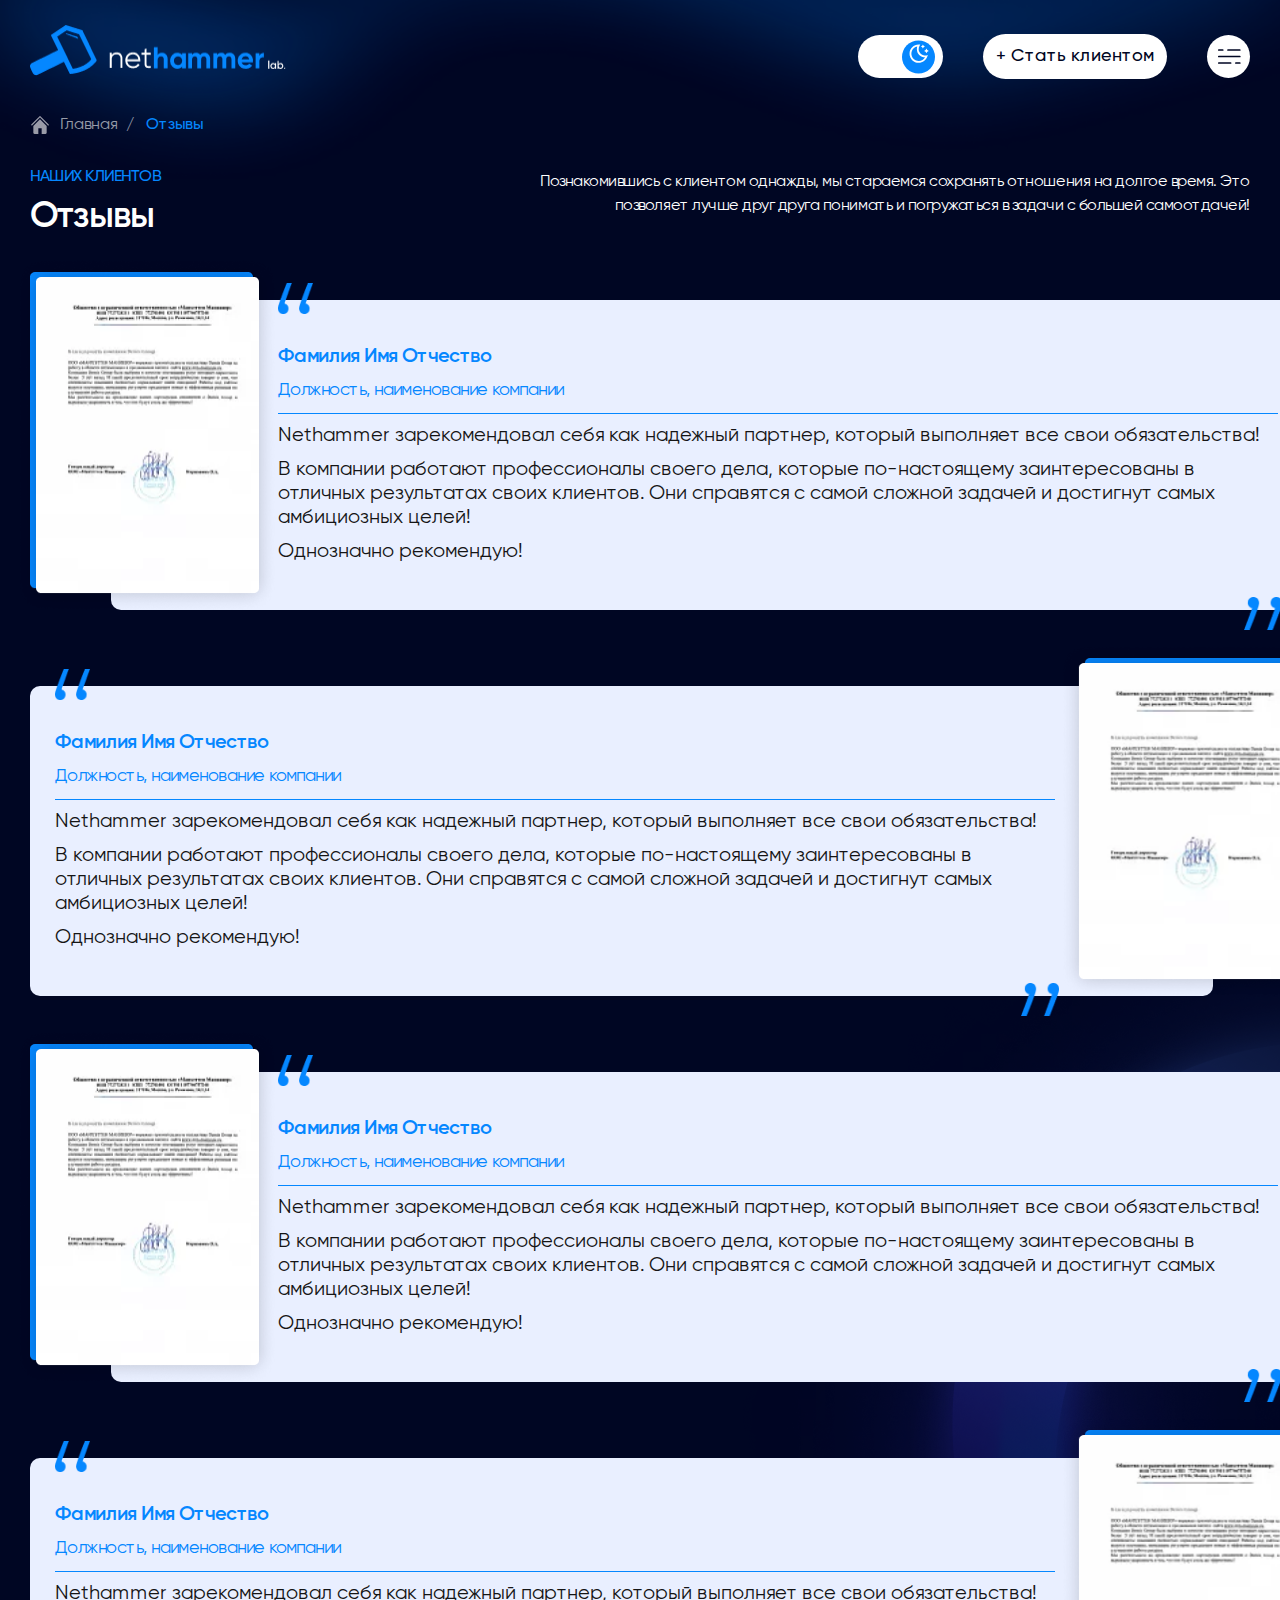
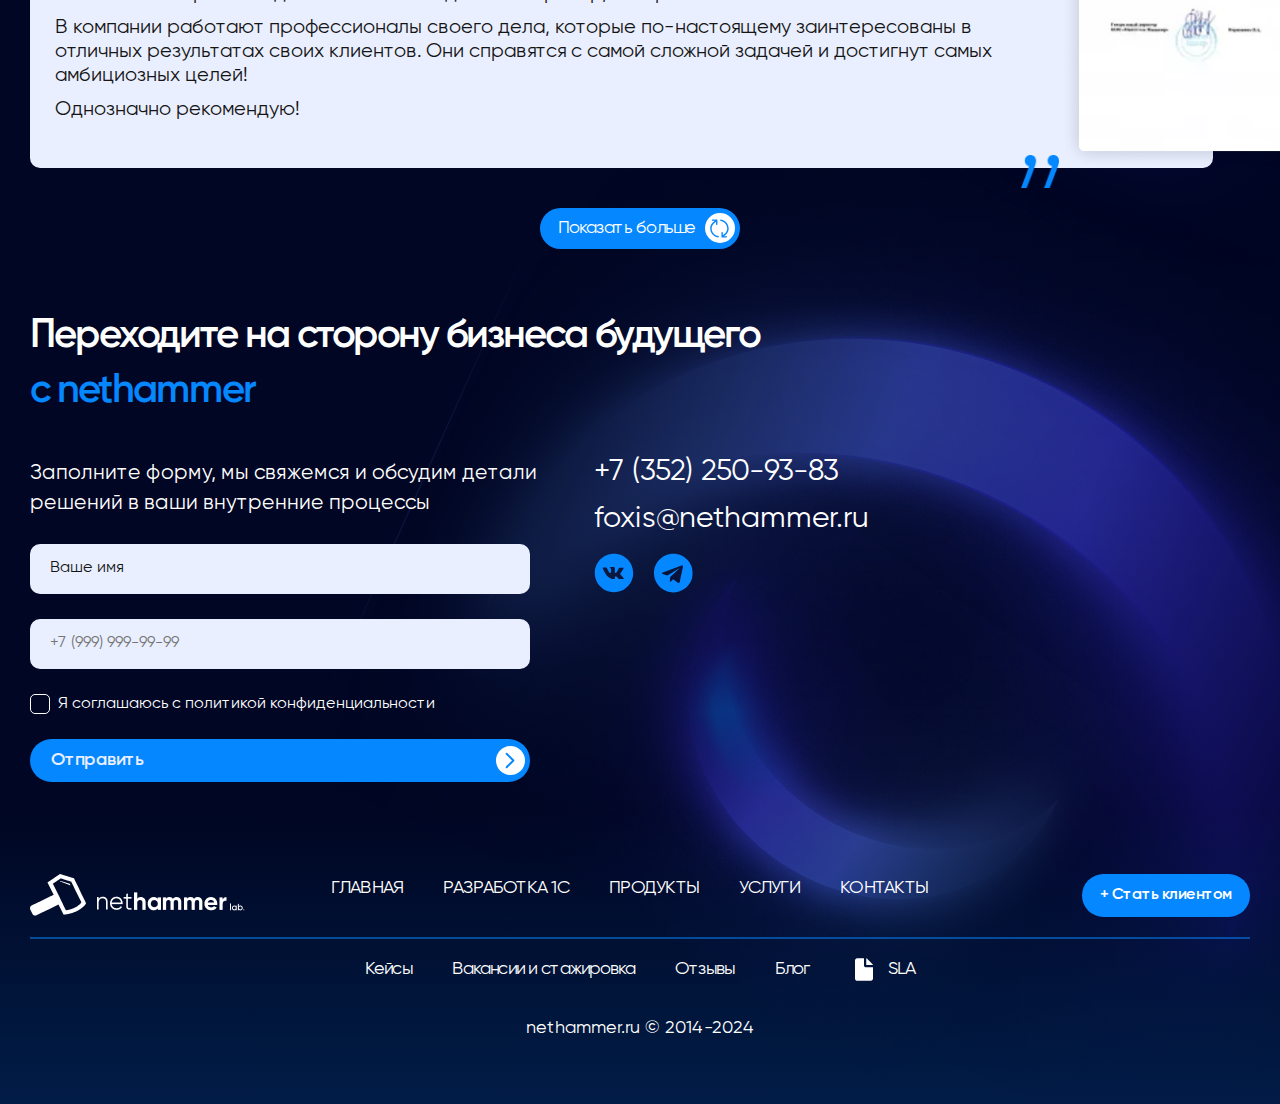
<file: pages/reviews.html>
<!DOCTYPE html>
<html lang="ru">
  <head>
    <meta charset="UTF-8" />
    <meta name="viewport" content="width=device-width, initial-scale=1.0" />
    <title>Отзывы</title>
    <link rel="stylesheet" href="../css/index.css" />
    <link
      rel="icon"
      type="image/png"
      sizes="16x16"
      href="../image/favicon.png"
    />
  </head>
  <body>
    <img class="header__background" src="../image/header-bg.png" alt="" />
    <header class="header">
      <div class="container">
        <div class="header__wrapper">
          <a href="../index.html" class="logo">
            <img
              class="header__logo"
              src="../image/header/nethammer-logo.png"
              alt="Лого Нетхаммер"
            />
          </a>
          <div class="header__buttons">
            <button class="button header__switch"></button>
            <button class="button header__button-client">
              + Стать клиентом
            </button>
            <button class="button header__burger">
              <img
                class="burger"
                src="../image/header/burger-dark.svg"
                alt=""
              />
            </button>
          </div>
        </div>
      </div>
    </header>
    <main>
      <div class="container">
        <div class="breadcrumb__wrap">
          <div class="breadcrumb__icon"></div>
          <ul class="breadcrumb">
            <li class="breadcrumb__item">
              <a class="breadcrumb__link" href="../index.html">Главная</a>
            </li>
            <li class="breadcrumb__item breadcrumb__item--last">Отзывы</li>
          </ul>
        </div>
      </div>
      <img
        class="background-image-second"
        src="../image/background-image-second.png"
        alt=""
      />

      <section class="cases rewiew">
        <div class="container">
          <div class="cases__wrapper">
            <div>
              <h3 class="cases__subtitle section__subtitle">наших клиентов</h3>
              <h2 class="cases__title section__title">Отзывы</h2>
            </div>
            <p class="cases__text">
              Познакомившись с клиентом однажды, мы стараемся сохранять
              отношения на долгое время. Это позволяет лучше друг друга понимать
              и погружаться в задачи с большей самоотдачей!
            </p>
          </div>

          <div class="review">
            <ul class="review__list">
              <li class="review__item">
                <img
                  class="review__image"
                  src="../image/review/review.png"
                  alt=""
                />
                <div class="review__info">
                  <h4 class="review__title">Фамилия Имя Отчество</h4>
                  <p class="review__subtitle">
                    Должность, наименование компании
                  </p>
                  <div class="rewiew__line"></div>
                  <p class="review__text">
                    Nethammer зарекомендовал себя как надежный партнер, который
                    выполняет все свои обязательства!
                  </p>
                  <p class="review__text">
                    В компании работают профессионалы своего дела, которые
                    по-настоящему заинтересованы в отличных результатах своих
                    клиентов. Они справятся с самой сложной задачей и достигнут
                    самых амбициозных целей!
                  </p>
                  <p class="review__text">Однозначно рекомендую!</p>
                </div>
              </li>
              <li class="review__item review__item--opposite">
                <img
                  class="review__image review__image--opposite"
                  src="../image/review/review-opposite.png"
                  alt=""
                />
                <div class="review__info">
                  <h4 class="review__title">Фамилия Имя Отчество</h4>
                  <p class="review__subtitle">
                    Должность, наименование компании
                  </p>
                  <div class="rewiew__line"></div>
                  <p class="review__text">
                    Nethammer зарекомендовал себя как надежный партнер, который
                    выполняет все свои обязательства!
                  </p>
                  <p class="review__text">
                    В компании работают профессионалы своего дела, которые
                    по-настоящему заинтересованы в отличных результатах своих
                    клиентов. Они справятся с самой сложной задачей и достигнут
                    самых амбициозных целей!
                  </p>
                  <p class="review__text">Однозначно рекомендую!</p>
                </div>
              </li>

              <li class="review__item">
                <img
                  class="review__image"
                  src="../image/review/review.png"
                  alt=""
                />
                <div class="review__info">
                  <h4 class="review__title">Фамилия Имя Отчество</h4>
                  <p class="review__subtitle">
                    Должность, наименование компании
                  </p>
                  <div class="rewiew__line"></div>
                  <p class="review__text">
                    Nethammer зарекомендовал себя как надежный партнер, который
                    выполняет все свои обязательства!
                  </p>
                  <p class="review__text">
                    В компании работают профессионалы своего дела, которые
                    по-настоящему заинтересованы в отличных результатах своих
                    клиентов. Они справятся с самой сложной задачей и достигнут
                    самых амбициозных целей!
                  </p>
                  <p class="review__text">Однозначно рекомендую!</p>
                </div>
              </li>

              <li class="review__item review__item--opposite">
                <img
                  class="review__image review__image--opposite"
                  src="../image/review/review-opposite.png"
                  alt=""
                />
                <div class="review__info">
                  <h4 class="review__title">Фамилия Имя Отчество</h4>
                  <p class="review__subtitle">
                    Должность, наименование компании
                  </p>
                  <div class="rewiew__line"></div>
                  <p class="review__text">
                    Nethammer зарекомендовал себя как надежный партнер, который
                    выполняет все свои обязательства!
                  </p>
                  <p class="review__text">
                    В компании работают профессионалы своего дела, которые
                    по-настоящему заинтересованы в отличных результатах своих
                    клиентов. Они справятся с самой сложной задачей и достигнут
                    самых амбициозных целей!
                  </p>
                  <p class="review__text">Однозначно рекомендую!</p>
                </div>
              </li>
            </ul>

            <button class="button review__button">
              Показать больше
              <img src="../image/review/round_arrow.svg" alt="" />
            </button>
          </div>
        </div>
      </section>

      <section class="contact" id="contact">
        <div class="container">
          <h2 class="contact__title">
            Переходите на сторону бизнеса будущего
            <span class="contact__title--blue">с nethammer</span>
          </h2>
          <div class="contact__container">
            <div class="contact__wrapper">
              <p class="contact__text">
                Заполните форму, мы свяжемся и обсудим детали решений в ваши
                внутренние процессы
              </p>
              <form
                class="contact__form"
                action="https://jsonplaceholder.typicode.com/posts"
                id="form"
                method="POST"
              >
                <input
                  class="contact__name"
                  type="text"
                  name="name"
                  placeholder="Ваше имя"
                />
                <input
                  class="contact__tel tel-input"
                  type="tel"
                  name="tel"
                  placeholder="+7 (999) 999-99-99"
                />
                <!-- <label for="agree" class="contact__label"
                  ><input
                    class="contact__agreement"
                    type="checkbox"
                    id="agree"
                    name="agree"
                  />Я соглашаюсь с политикой конфиденциальности
                </label> -->
                <input
                  type="checkbox"
                  class="custom-checkbox"
                  id="agree"
                  name="agree"
                  value="yes"
                />
                <label for="agree"
                  >Я соглашаюсь с политикой конфиденциальности</label
                >
                <button class="button contact__button">
                  Отправить <img src="../image/arrow-right.svg" alt="" />
                </button>
              </form>
            </div>
            <div class="contact__info">
              <p><a href="tel:83522509383">+7 (352) 250-93-83</a></p>
              <p><a href="mailto:foxis@nethammer.ru">foxis@nethammer.ru</a></p>
              <div class="contact__links">
                <a
                  class="contact__link"
                  href="https://vk.com/nethammer"
                  target="_blank"
                >
                  <svg
                    width="40"
                    height="40"
                    viewBox="0 0 40 40"
                    fill="none"
                    xmlns="http://www.w3.org/2000/svg"
                  >
                    <g clip-path="url(#clip0_1_2453)">
                      <path
                        d="M20 0.800049C9.396 0.800049 0.799999 9.39605 0.799999 20C0.799999 30.604 9.396 39.2001 20 39.2001C30.604 39.2001 39.2 30.604 39.2 20C39.2 9.39605 30.604 0.800049 20 0.800049ZM27.384 22.462C27.384 22.462 29.082 24.1381 29.5 24.916C29.512 24.9321 29.518 24.948 29.522 24.956C29.692 25.242 29.732 25.464 29.648 25.63C29.508 25.906 29.028 26.0421 28.864 26.0541H25.864C25.656 26.0541 25.22 26 24.692 25.636C24.286 25.352 23.886 24.886 23.496 24.432C22.914 23.756 22.41 23.1721 21.902 23.1721C21.8375 23.1719 21.7733 23.1821 21.712 23.202C21.328 23.326 20.836 23.8741 20.836 25.334C20.836 25.79 20.476 26.052 20.222 26.052H18.848C18.38 26.052 15.942 25.8881 13.782 23.6101C11.138 20.82 8.758 15.224 8.738 15.172C8.588 14.81 8.898 14.616 9.236 14.616H12.266C12.67 14.616 12.802 14.862 12.894 15.08C13.002 15.334 13.398 16.344 14.048 17.48C15.102 19.332 15.748 20.084 16.266 20.084C16.3631 20.0829 16.4585 20.0582 16.544 20.012C17.22 19.636 17.094 17.226 17.064 16.726C17.064 16.632 17.062 15.648 16.716 15.176C16.468 14.834 16.046 14.704 15.79 14.656C15.8936 14.5131 16.0301 14.3971 16.188 14.318C16.652 14.086 17.488 14.052 18.318 14.052H18.78C19.68 14.064 19.912 14.122 20.238 14.204C20.898 14.362 20.912 14.788 20.854 16.246C20.836 16.66 20.818 17.128 20.818 17.68C20.818 17.8001 20.812 17.928 20.812 18.064C20.792 18.806 20.768 19.648 21.292 19.994C21.3603 20.0369 21.4393 20.0598 21.52 20.06C21.702 20.06 22.25 20.06 23.734 17.514C24.1917 16.6946 24.5894 15.843 24.924 14.966C24.954 14.914 25.042 14.754 25.146 14.692C25.2228 14.6529 25.3079 14.633 25.394 14.634H28.956C29.344 14.634 29.61 14.692 29.66 14.842C29.748 15.08 29.644 15.806 28.018 18.008L27.292 18.966C25.818 20.898 25.818 20.996 27.384 22.462Z"
                        fill="#0587FF"
                      />
                    </g>
                    <defs>
                      <clippath id="clip0_1_2453">
                        <rect width="40" height="40" fill="white" />
                      </clippath>
                    </defs>
                  </svg>
                </a>
                <a class="contact__link" href="" target="_blank">
                  <svg
                    width="39"
                    height="40"
                    viewBox="0 0 39 40"
                    fill="none"
                    xmlns="http://www.w3.org/2000/svg"
                  >
                    <g clip-path="url(#clip0_1_2455)">
                      <path
                        d="M19.3778 0.625C8.67465 0.625 0.0027771 9.29688 0.0027771 20C0.0027771 30.7031 8.67465 39.375 19.3778 39.375C30.0809 39.375 38.7528 30.7031 38.7528 20C38.7528 9.29688 30.0809 0.625 19.3778 0.625ZM28.8934 13.8984L25.7137 28.8828C25.4793 29.9453 24.8465 30.2031 23.9637 29.7031L19.12 26.1328L16.784 28.3828C16.5262 28.6406 16.3075 28.8594 15.8075 28.8594L16.1512 23.9297L25.1278 15.8203C25.5184 15.4766 25.0418 15.2812 24.5262 15.625L13.4325 22.6094L8.65121 21.1172C7.61215 20.7891 7.58871 20.0781 8.86996 19.5781L27.5497 12.375C28.4168 12.0625 29.1747 12.5859 28.8934 13.8984Z"
                        fill="#0587FF"
                      />
                    </g>
                    <defs>
                      <clippath id="clip0_1_2455">
                        <rect width="38.7556" height="40" fill="white" />
                      </clippath>
                    </defs>
                  </svg>
                </a>
              </div>
            </div>
          </div>
        </div>
      </section>
      <img
        class="background-image-six"
        src="../image/background-image-six.png"
        alt=""
      />
    </main>

    <footer class="footer">
      <div class="container footer__container">
        <div class="footer__wrapper">
          <a href="../index.html" class="footer__logo">
            <img
              class="footer__icon"
              src="../image/footer/nethammer-white-logo.png"
              alt=""
            />
          </a>
          <div class="nav">
            <ul class="nav__list">
              <li class="nav__item">
                <a class="nav__link" href="#">Главная</a>
              </li>
              <li class="nav__item">
                <a class="nav__link" href="#">Разработка 1С</a>
              </li>
              <li class="nav__item">
                <a class="nav__link" href="../pages/products.html">Продукты</a>
              </li>
              <li class="nav__item">
                <a class="nav__link" href="#">Услуги</a>
              </li>
              <li class="nav__item">
                <a class="nav__link" href="#">Контакты</a>
              </li>
            </ul>
          </div>

          <button class="button footer__button">+ Стать клиентом</button>
        </div>
        <!-- <svg
                width="1270"
                height="2"
                viewBox="0 0 1270 2"
                fill="none"
                xmlns="http://www.w3.org/2000/svg"
              >
                <path d="M0 1L1270 1.00011" stroke="#0587FF" stroke-opacity="0.5" />
              </svg> -->
        <ul class="footer__list">
          <li class="footer__item">
            <a class="footer__link" href="../pages/cases.html">Кейсы</a>
          </li>
          <li class="footer__item">
            <a class="footer__link" href="../pages/vacancies.html"
              >Вакансии и стажировка</a
            >
          </li>

          <li class="footer__item">
            <a class="footer__link" href="../pages/reviews.html">Отзывы</a>
          </li>
          <li class="footer__item">
            <a class="footer__link" href="../pages/blog.html">Блог</a>
          </li>
          <li class="footer__item">
            <a class="footer__link footer__sla" href="#">
              <svg
                width="28"
                height="27"
                viewBox="0 0 28 27"
                fill="none"
                xmlns="http://www.w3.org/2000/svg"
              >
                <g clip-path="url(#clip0_8_3727)">
                  <path
                    d="M14 2.25V9.5625C14 9.98199 14.1563 10.3864 14.4383 10.697C14.7204 11.0075 15.1079 11.2019 15.5255 11.2421L15.6875 11.25H23V22.5C23.0002 23.0676 22.7858 23.6144 22.3998 24.0306C22.0138 24.4468 21.4848 24.7018 20.9187 24.7444L20.75 24.75H7.25C6.68235 24.7502 6.13561 24.5358 5.71938 24.1498C5.30315 23.7638 5.0482 23.2348 5.00563 22.6687L5 22.5V4.5C4.99982 3.93235 5.21421 3.38561 5.60018 2.96938C5.98616 2.55315 6.5152 2.2982 7.08125 2.25563L7.25 2.25H14ZM16.25 2.29837C16.6138 2.37561 16.9528 2.54181 17.2366 2.78213L17.375 2.90925L22.3407 7.875C22.6043 8.13838 22.7984 8.4631 22.9055 8.82L22.9505 9H16.25V2.29837Z"
                    fill="white"
                  />
                </g>
                <defs>
                  <clippath id="clip0_8_3727">
                    <rect
                      width="27"
                      height="27"
                      fill="white"
                      transform="translate(0.5)"
                    />
                  </clippath>
                </defs>
              </svg>
              SLA</a
            >
          </li>
        </ul>
        <p class="footer__copyright"><a>nethammer.ru</a> © 2014-2024</p>
      </div>
    </footer>
    <script src="../libs/inputmask.min.js"></script>
    <script type="module" src="../js/index.js"></script>
  </body>
</html>
</file>
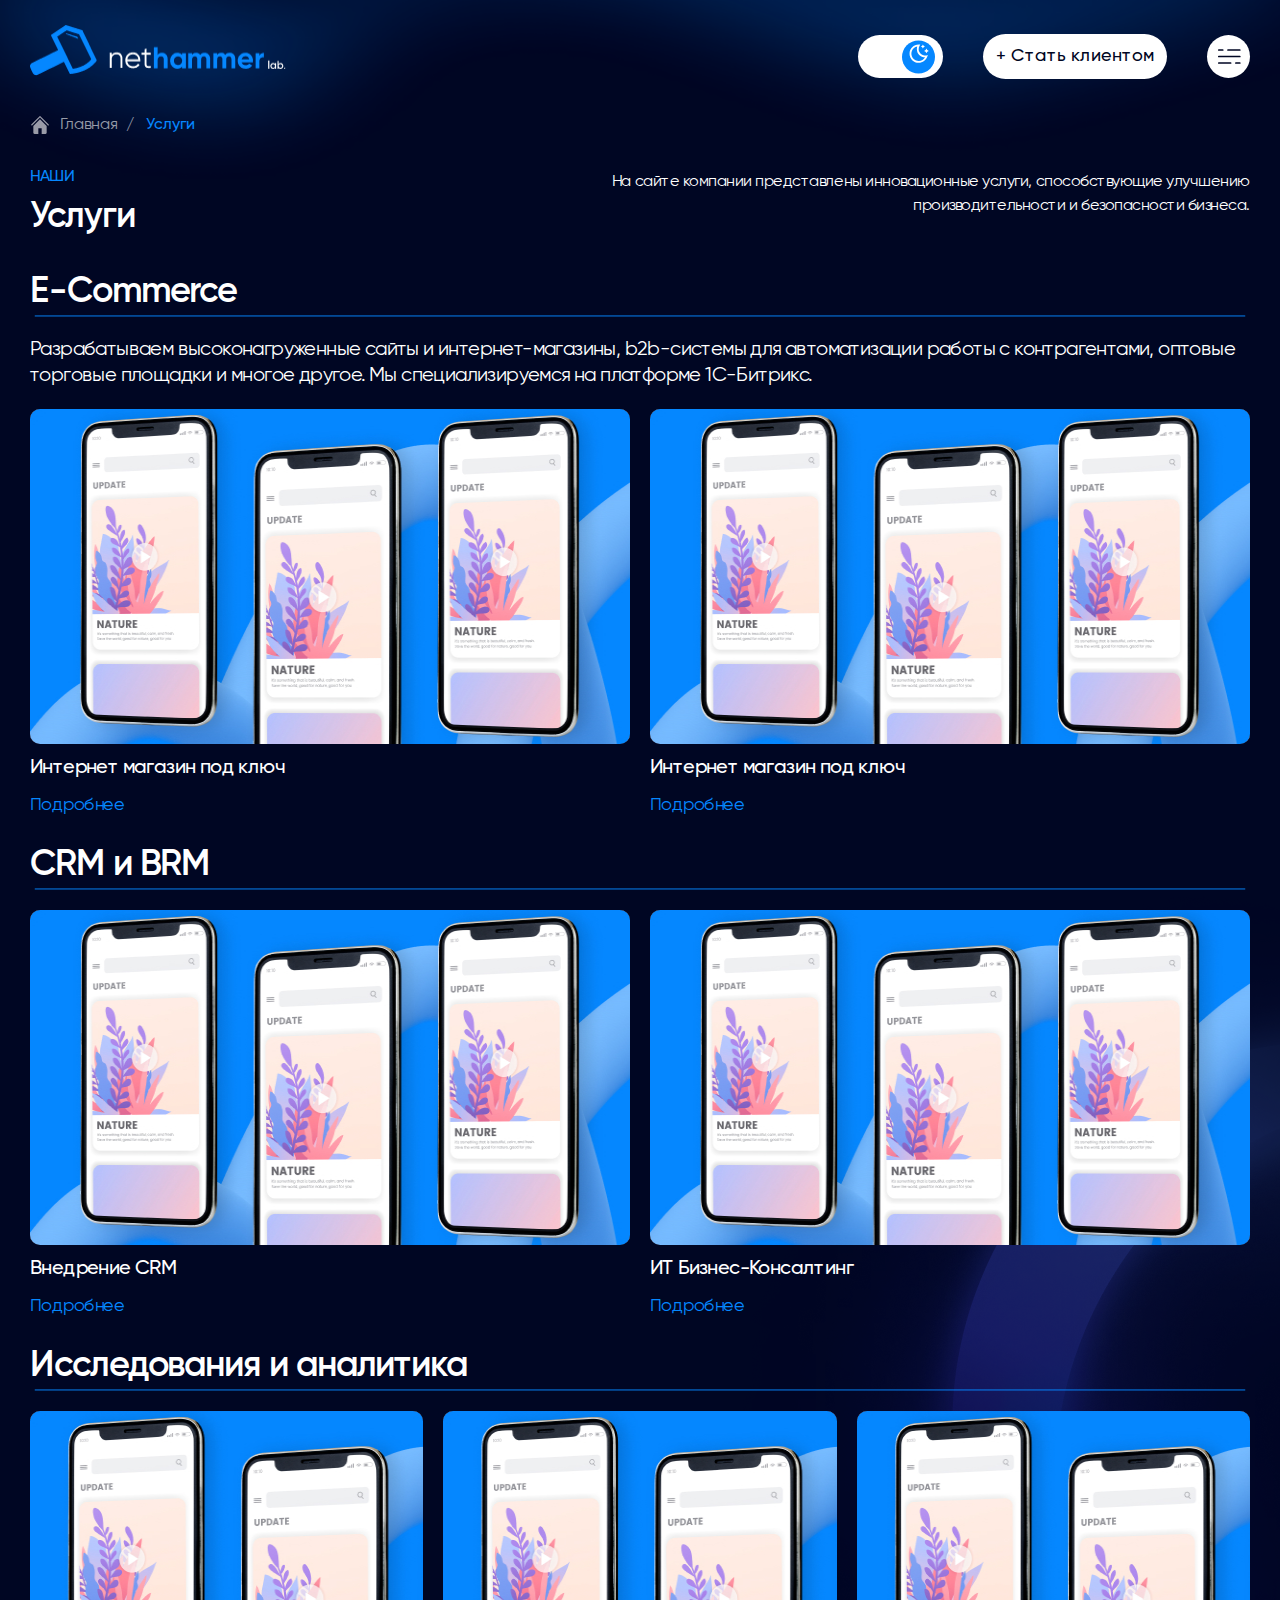
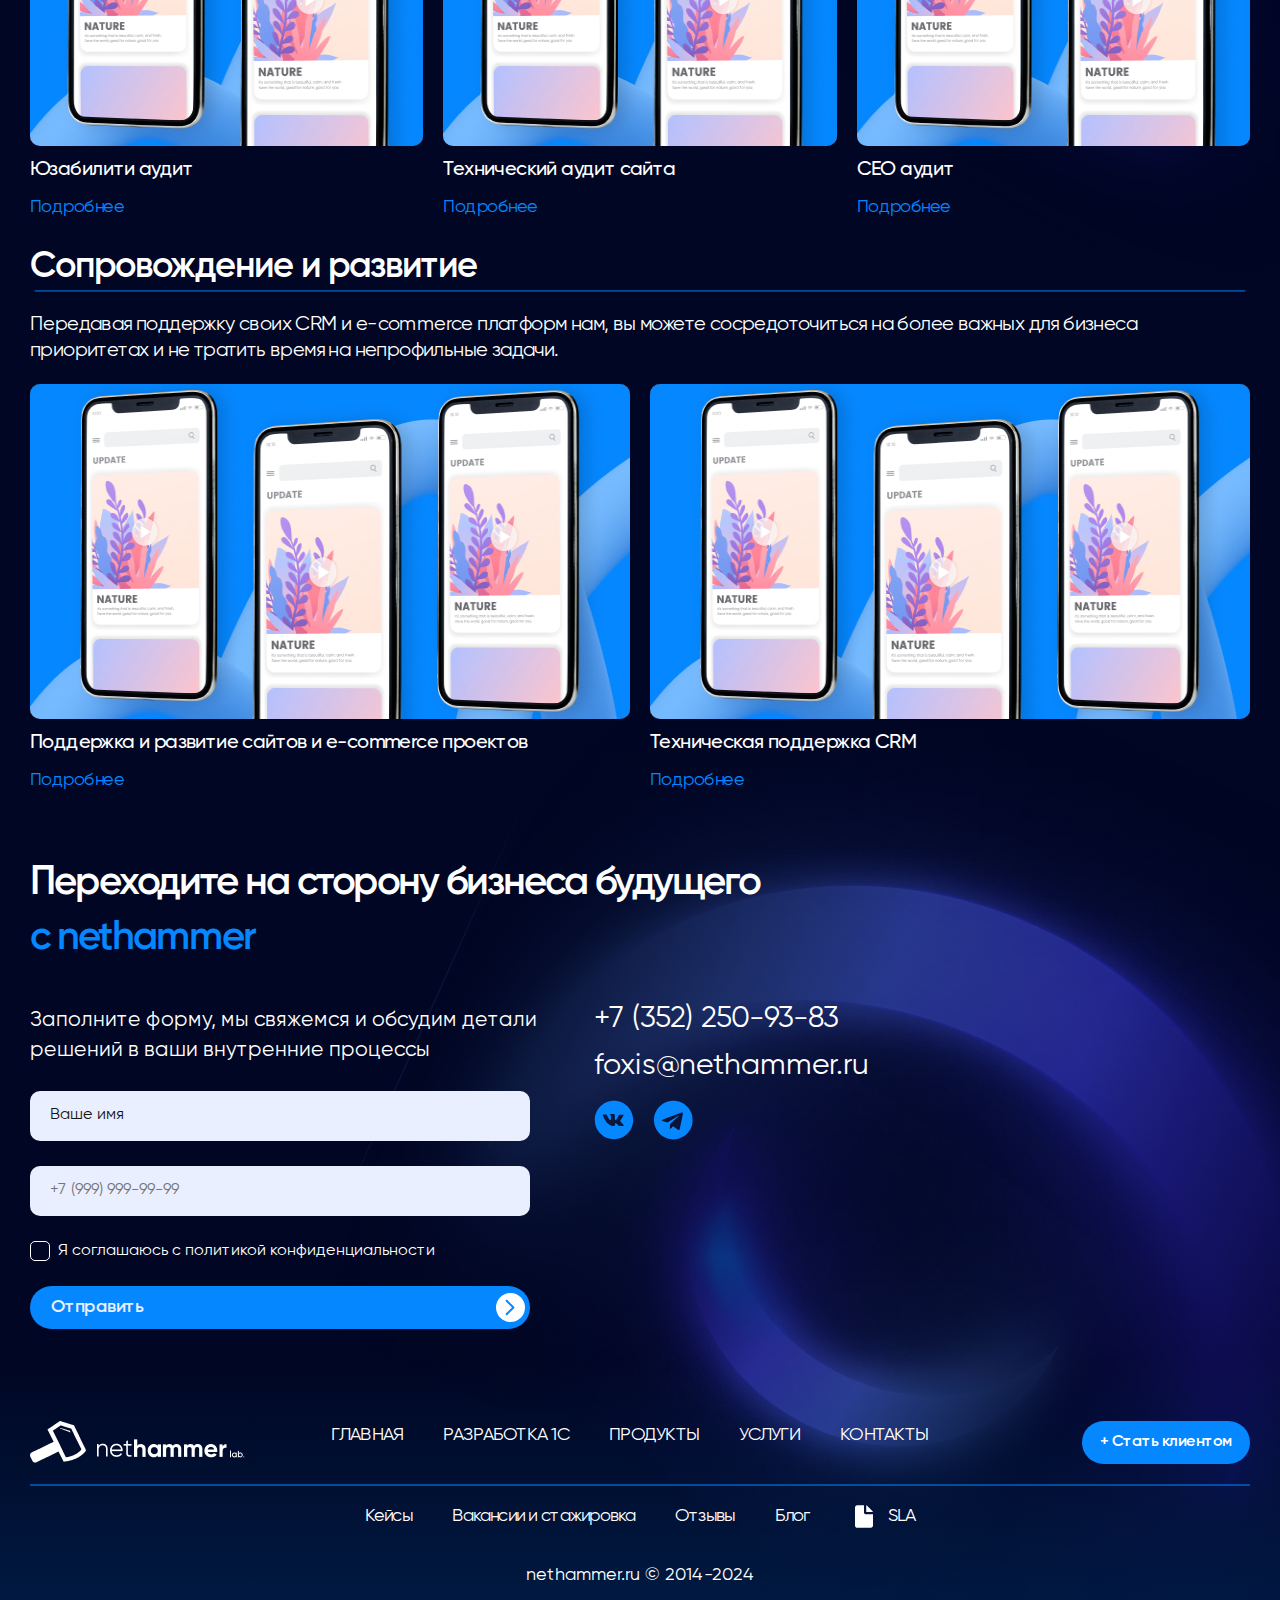
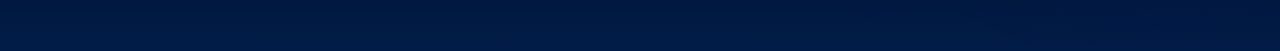
<file: pages/services.html>
<!DOCTYPE html>
<html lang="ru">
  <head>
    <meta charset="UTF-8" />
    <meta name="viewport" content="width=device-width, initial-scale=1.0" />
    <title>Услуги</title>
    <link rel="stylesheet" href="../css/index.css" />
    <link
      rel="icon"
      type="image/png"
      sizes="16x16"
      href="../image/favicon.png"
    />
  </head>
  <body>
    <img class="header__background" src="../image/header-bg.png" alt="" />
    <header class="header">
      <div class="container">
        <div class="header__wrapper">
          <a href="../index.html" class="logo">
            <img
              class="header__logo"
              src="../image/header/nethammer-logo.png"
              alt="Лого Нетхаммер"
            />
          </a>
          <div class="header__buttons">
            <button class="button header__switch"></button>
            <button class="button header__button-client">
              + Стать клиентом
            </button>
            <button class="button header__burger">
              <img
                class="burger"
                src="../image/header/burger-dark.svg"
                alt=""
              />
            </button>
          </div>
        </div>
      </div>
    </header>

    <main>
      <div class="container">
        <div class="breadcrumb__wrap">
          <div class="breadcrumb__icon"></div>
          <ul class="breadcrumb">
            <li class="breadcrumb__item">
              <a class="breadcrumb__link" href="../index.html">Главная</a>
            </li>
            <li class="breadcrumb__item breadcrumb__item--last">Услуги</li>
          </ul>
        </div>
      </div>

      <section class="service">
        <div class="container">
          <div class="cases__wrapper">
            <div>
              <h3 class="cases__subtitle section__subtitle">наши</h3>
              <h2 class="cases__title cases__title--page section__title">
                Услуги
              </h2>
            </div>
            <p class="cases__text">
              На сайте компании представлены инновационные услуги,
              способствующие улучшению производительности и безопасности
              бизнеса.
            </p>
          </div>
        </div>
        <section class="commerce section">
          <div class="container">
            <h3 class="commerce__title section__title">E-Commerce</h3>
            <svg
              width="1270"
              height="2"
              viewBox="0 0 1270 2"
              fill="none"
              xmlns="http://www.w3.org/2000/svg"
              class="line"
            >
              <path d="M0 1H1270" stroke="#0587FF" />
            </svg>
            <!-- <div class="line"></div> -->
            <p class="commerce__text section__text">
              Разрабатываем высоконагруженные сайты и интернет-магазины,
              b2b-системы для автоматизации работы с контрагентами, оптовые
              торговые площадки и многое другое. Мы специализируемся на
              платформе 1С-Битрикс.
            </p>
            <div class="commerce__wrapper">
              <div class="commerce__card card">
                <img
                  class="card__image card__image--service"
                  src="../image/services/card-image.jpg"
                  alt=""
                />
                <p class="card__title">Интернет магазин под ключ</p>
                <a class="card__link" href="#">Подробнее</a>
              </div>
              <div class="commerce__card card">
                <img
                  class="card__image card__image--service"
                  src="../image/services/card-image.jpg"
                  alt=""
                />
                <p class="card__title">Интернет магазин под ключ</p>
                <a class="card__link" href="#">Подробнее</a>
              </div>
            </div>
          </div>
        </section>

        <img
          class="background-image-second"
          src="../image/background-image-second.png"
          alt=""
        />

        <section class="commerce section">
          <div class="container">
            <h3 class="commerce__title section__title">CRM и BRM</h3>
            <svg
              width="1270"
              height="2"
              viewBox="0 0 1270 2"
              fill="none"
              xmlns="http://www.w3.org/2000/svg"
              class="line"
            >
              <path d="M0 1H1270" stroke="#0587FF" />
            </svg>
            <!-- <div class="line"></div> -->
            <!-- <p class="commerce__text section__text">
            Разрабатываем высоконагруженные сайты и интернет-магазины,
            b2b-системы для автоматизации работы с контрагентами, оптовые
            торговые площадки и многое другое. Мы специализируемся на платформе
            1С-Битрикс.
          </p> -->
            <div class="commerce__wrapper">
              <div class="commerce__card card">
                <img
                  class="card__image card__image--service"
                  src="../image/services/card-image.jpg"
                  alt=""
                />
                <p class="card__title">Внедрение CRM</p>
                <a class="card__link" href="#">Подробнее</a>
              </div>
              <div class="commerce__card card">
                <img
                  class="card__image card__image--service"
                  src="../image/services/card-image.jpg"
                  alt=""
                />
                <p class="card__title">ИТ Бизнес-Консалтинг</p>
                <a class="card__link" href="#">Подробнее</a>
              </div>
            </div>
          </div>
        </section>

        <section class="research section">
          <div class="container">
            <h3 class="research__title section__title">
              Исследования и аналитика
            </h3>
            <svg
              width="1270"
              height="2"
              viewBox="0 0 1270 2"
              fill="none"
              xmlns="http://www.w3.org/2000/svg"
              class="line"
            >
              <path d="M0 1H1270" stroke="#0587FF" />
            </svg>
            <!-- <div class="line"></div> -->
            <!-- <p class="commerce__text section__text">
            Разрабатываем высоконагруженные сайты и интернет-магазины,
            b2b-системы для автоматизации работы с контрагентами, оптовые
            торговые площадки и многое другое. Мы специализируемся на платформе
            1С-Битрикс.
          </p> -->
            <div class="research__wrapper">
              <div class="commerce__card card">
                <img
                  class="research__image card__image card__image--service"
                  src="../image/services/research-image.jpg"
                  alt=""
                />
                <p class="card__title">Юзабилити аудит</p>
                <a class="card__link" href="#">Подробнее</a>
              </div>
              <div class="commerce__card card">
                <img
                  class="card__image card__image--service"
                  src="../image/services/research-image.jpg"
                  alt=""
                />
                <p class="card__title">Технический аудит сайта</p>
                <a class="card__link" href="#">Подробнее</a>
              </div>
              <div class="commerce__card card">
                <img
                  class="card__image card__image--service"
                  src="../image/services/research-image.jpg"
                  alt=""
                />
                <p class="card__title">CEO аудит</p>
                <a class="card__link" href="#">Подробнее</a>
              </div>
            </div>
          </div>
        </section>

        <section class="commerce section">
          <div class="container">
            <h3 class="commerce__title section__title">
              Сопровождение и развитие
            </h3>
            <svg
              width="1270"
              height="2"
              viewBox="0 0 1270 2"
              fill="none"
              xmlns="http://www.w3.org/2000/svg"
              class="line"
            >
              <path d="M0 1H1270" stroke="#0587FF" />
            </svg>
            <!-- <div class="line"></div> -->
            <p class="commerce__text section__text">
              Передавая поддержку своих CRM и e-commerce платформ нам, вы можете
              сосредоточиться на более важных для бизнеса приоритетах и не
              тратить время на непрофильные задачи.
            </p>
            <div class="commerce__wrapper">
              <div class="commerce__card card">
                <img
                  class="card__image card__image--service"
                  src="../image/services/card-image.jpg"
                  alt=""
                />
                <p class="card__title">
                  Поддержка и развитие сайтов и e-commerce проектов
                </p>
                <a class="card__link" href="#">Подробнее</a>
              </div>
              <div class="commerce__card card">
                <img
                  class="card__image card__image--service"
                  src="../image/services/card-image.jpg"
                  alt=""
                />
                <p class="card__title">Техническая поддержка CRM</p>
                <a class="card__link" href="#">Подробнее</a>
              </div>
            </div>
          </div>
        </section>
      </section>

      <section class="contact">
        <div class="container">
          <h2 class="contact__title">
            Переходите на сторону бизнеса будущего
            <span class="contact__title--blue">с nethammer</span>
          </h2>
          <div class="contact__container">
            <div class="contact__wrapper">
              <p class="contact__text">
                Заполните форму, мы свяжемся и обсудим детали решений в ваши
                внутренние процессы
              </p>
              <form
                class="contact__form"
                action="https://jsonplaceholder.typicode.com/posts"
                id="form"
                method="POST"
              >
                <input
                  class="contact__name"
                  type="text"
                  name="name"
                  placeholder="Ваше имя"
                />
                <input
                  class="contact__tel tel-input"
                  type="tel"
                  name="tel"
                  placeholder="+7 (999) 999-99-99"
                />
                <!-- <label for="agree" class="contact__label"
                  ><input
                    class="contact__agreement"
                    type="checkbox"
                    id="agree"
                    name="agree"
                  />Я соглашаюсь с политикой конфиденциальности
                </label> -->
                <input
                  type="checkbox"
                  class="custom-checkbox"
                  id="agree"
                  name="agree"
                  value="yes"
                />
                <label for="agree"
                  >Я соглашаюсь с политикой конфиденциальности</label
                >
                <button class="button contact__button">
                  Отправить <img src="../image/arrow-right.svg" alt="" />
                </button>
              </form>
            </div>
            <div class="contact__info">
              <p><a href="tel:83522509383">+7 (352) 250-93-83</a></p>
              <p><a href="mailto:foxis@nethammer.ru">foxis@nethammer.ru</a></p>
              <div class="contact__links">
                <a
                  class="contact__link"
                  href="https://vk.com/nethammer"
                  target="_blank"
                >
                  <svg
                    width="40"
                    height="40"
                    viewBox="0 0 40 40"
                    fill="none"
                    xmlns="http://www.w3.org/2000/svg"
                  >
                    <g clip-path="url(#clip0_1_2453)">
                      <path
                        d="M20 0.800049C9.396 0.800049 0.799999 9.39605 0.799999 20C0.799999 30.604 9.396 39.2001 20 39.2001C30.604 39.2001 39.2 30.604 39.2 20C39.2 9.39605 30.604 0.800049 20 0.800049ZM27.384 22.462C27.384 22.462 29.082 24.1381 29.5 24.916C29.512 24.9321 29.518 24.948 29.522 24.956C29.692 25.242 29.732 25.464 29.648 25.63C29.508 25.906 29.028 26.0421 28.864 26.0541H25.864C25.656 26.0541 25.22 26 24.692 25.636C24.286 25.352 23.886 24.886 23.496 24.432C22.914 23.756 22.41 23.1721 21.902 23.1721C21.8375 23.1719 21.7733 23.1821 21.712 23.202C21.328 23.326 20.836 23.8741 20.836 25.334C20.836 25.79 20.476 26.052 20.222 26.052H18.848C18.38 26.052 15.942 25.8881 13.782 23.6101C11.138 20.82 8.758 15.224 8.738 15.172C8.588 14.81 8.898 14.616 9.236 14.616H12.266C12.67 14.616 12.802 14.862 12.894 15.08C13.002 15.334 13.398 16.344 14.048 17.48C15.102 19.332 15.748 20.084 16.266 20.084C16.3631 20.0829 16.4585 20.0582 16.544 20.012C17.22 19.636 17.094 17.226 17.064 16.726C17.064 16.632 17.062 15.648 16.716 15.176C16.468 14.834 16.046 14.704 15.79 14.656C15.8936 14.5131 16.0301 14.3971 16.188 14.318C16.652 14.086 17.488 14.052 18.318 14.052H18.78C19.68 14.064 19.912 14.122 20.238 14.204C20.898 14.362 20.912 14.788 20.854 16.246C20.836 16.66 20.818 17.128 20.818 17.68C20.818 17.8001 20.812 17.928 20.812 18.064C20.792 18.806 20.768 19.648 21.292 19.994C21.3603 20.0369 21.4393 20.0598 21.52 20.06C21.702 20.06 22.25 20.06 23.734 17.514C24.1917 16.6946 24.5894 15.843 24.924 14.966C24.954 14.914 25.042 14.754 25.146 14.692C25.2228 14.6529 25.3079 14.633 25.394 14.634H28.956C29.344 14.634 29.61 14.692 29.66 14.842C29.748 15.08 29.644 15.806 28.018 18.008L27.292 18.966C25.818 20.898 25.818 20.996 27.384 22.462Z"
                        fill="#0587FF"
                      />
                    </g>
                    <defs>
                      <clippath id="clip0_1_2453">
                        <rect width="40" height="40" fill="white" />
                      </clippath>
                    </defs>
                  </svg>
                </a>
                <a class="contact__link" href="" target="_blank">
                  <svg
                    width="39"
                    height="40"
                    viewBox="0 0 39 40"
                    fill="none"
                    xmlns="http://www.w3.org/2000/svg"
                  >
                    <g clip-path="url(#clip0_1_2455)">
                      <path
                        d="M19.3778 0.625C8.67465 0.625 0.0027771 9.29688 0.0027771 20C0.0027771 30.7031 8.67465 39.375 19.3778 39.375C30.0809 39.375 38.7528 30.7031 38.7528 20C38.7528 9.29688 30.0809 0.625 19.3778 0.625ZM28.8934 13.8984L25.7137 28.8828C25.4793 29.9453 24.8465 30.2031 23.9637 29.7031L19.12 26.1328L16.784 28.3828C16.5262 28.6406 16.3075 28.8594 15.8075 28.8594L16.1512 23.9297L25.1278 15.8203C25.5184 15.4766 25.0418 15.2812 24.5262 15.625L13.4325 22.6094L8.65121 21.1172C7.61215 20.7891 7.58871 20.0781 8.86996 19.5781L27.5497 12.375C28.4168 12.0625 29.1747 12.5859 28.8934 13.8984Z"
                        fill="#0587FF"
                      />
                    </g>
                    <defs>
                      <clippath id="clip0_1_2455">
                        <rect width="38.7556" height="40" fill="white" />
                      </clippath>
                    </defs>
                  </svg>
                </a>
              </div>
            </div>
          </div>
        </div>
      </section>
      <img
        class="background-image-six"
        src="../image/background-image-six.png"
        alt=""
      />
    </main>

    <footer class="footer">
      <div class="container footer__container">
        <div class="footer__wrapper">
          <a href="./index.html" class="footer__logo">
            <img
              class="footer__icon"
              src="../image/footer/nethammer-white-logo.png"
              alt=""
            />
          </a>
          <div class="nav">
            <ul class="nav__list">
              <li class="nav__item">
                <a class="nav__link" href="../index.html">Главная</a>
              </li>
              <li class="nav__item">
                <a class="nav__link" href="#">Разработка 1С</a>
              </li>
              <li class="nav__item">
                <a class="nav__link" href="../pages/products.html">Продукты</a>
              </li>
              <li class="nav__item">
                <a class="nav__link" href="#">Услуги</a>
              </li>
              <li class="nav__item">
                <a class="nav__link" href="../pages/contacts.html">Контакты</a>
              </li>
            </ul>
          </div>

          <button class="button footer__button">+ Стать клиентом</button>
        </div>

        <ul class="footer__list">
          <li class="footer__item">
            <a class="footer__link" href="../pages/cases.html">Кейсы</a>
          </li>
          <li class="footer__item">
            <a class="footer__link" href="../pages/vacancies.html"
              >Вакансии и стажировка</a
            >
          </li>

          <li class="footer__item">
            <a class="footer__link" href="../pages/reviews.html">Отзывы</a>
          </li>
          <li class="footer__item">
            <a class="footer__link" href="../pages/blog.html">Блог</a>
          </li>
          <li class="footer__item">
            <a class="footer__link footer__sla" href="#">
              <svg
                width="28"
                height="27"
                viewBox="0 0 28 27"
                fill="none"
                xmlns="http://www.w3.org/2000/svg"
              >
                <g clip-path="url(#clip0_8_3727)">
                  <path
                    d="M14 2.25V9.5625C14 9.98199 14.1563 10.3864 14.4383 10.697C14.7204 11.0075 15.1079 11.2019 15.5255 11.2421L15.6875 11.25H23V22.5C23.0002 23.0676 22.7858 23.6144 22.3998 24.0306C22.0138 24.4468 21.4848 24.7018 20.9187 24.7444L20.75 24.75H7.25C6.68235 24.7502 6.13561 24.5358 5.71938 24.1498C5.30315 23.7638 5.0482 23.2348 5.00563 22.6687L5 22.5V4.5C4.99982 3.93235 5.21421 3.38561 5.60018 2.96938C5.98616 2.55315 6.5152 2.2982 7.08125 2.25563L7.25 2.25H14ZM16.25 2.29837C16.6138 2.37561 16.9528 2.54181 17.2366 2.78213L17.375 2.90925L22.3407 7.875C22.6043 8.13838 22.7984 8.4631 22.9055 8.82L22.9505 9H16.25V2.29837Z"
                    fill="white"
                  />
                </g>
                <defs>
                  <clippath id="clip0_8_3727">
                    <rect
                      width="27"
                      height="27"
                      fill="white"
                      transform="translate(0.5)"
                    />
                  </clippath>
                </defs>
              </svg>
              SLA</a
            >
          </li>
        </ul>
        <p class="footer__copyright"><a>nethammer.ru</a> © 2014-2024</p>
      </div>
    </footer>
    <script src="../libs/inputmask.min.js"></script>
    <script type="module" src="../js/index.js"></script>
  </body>
</html>
</file>
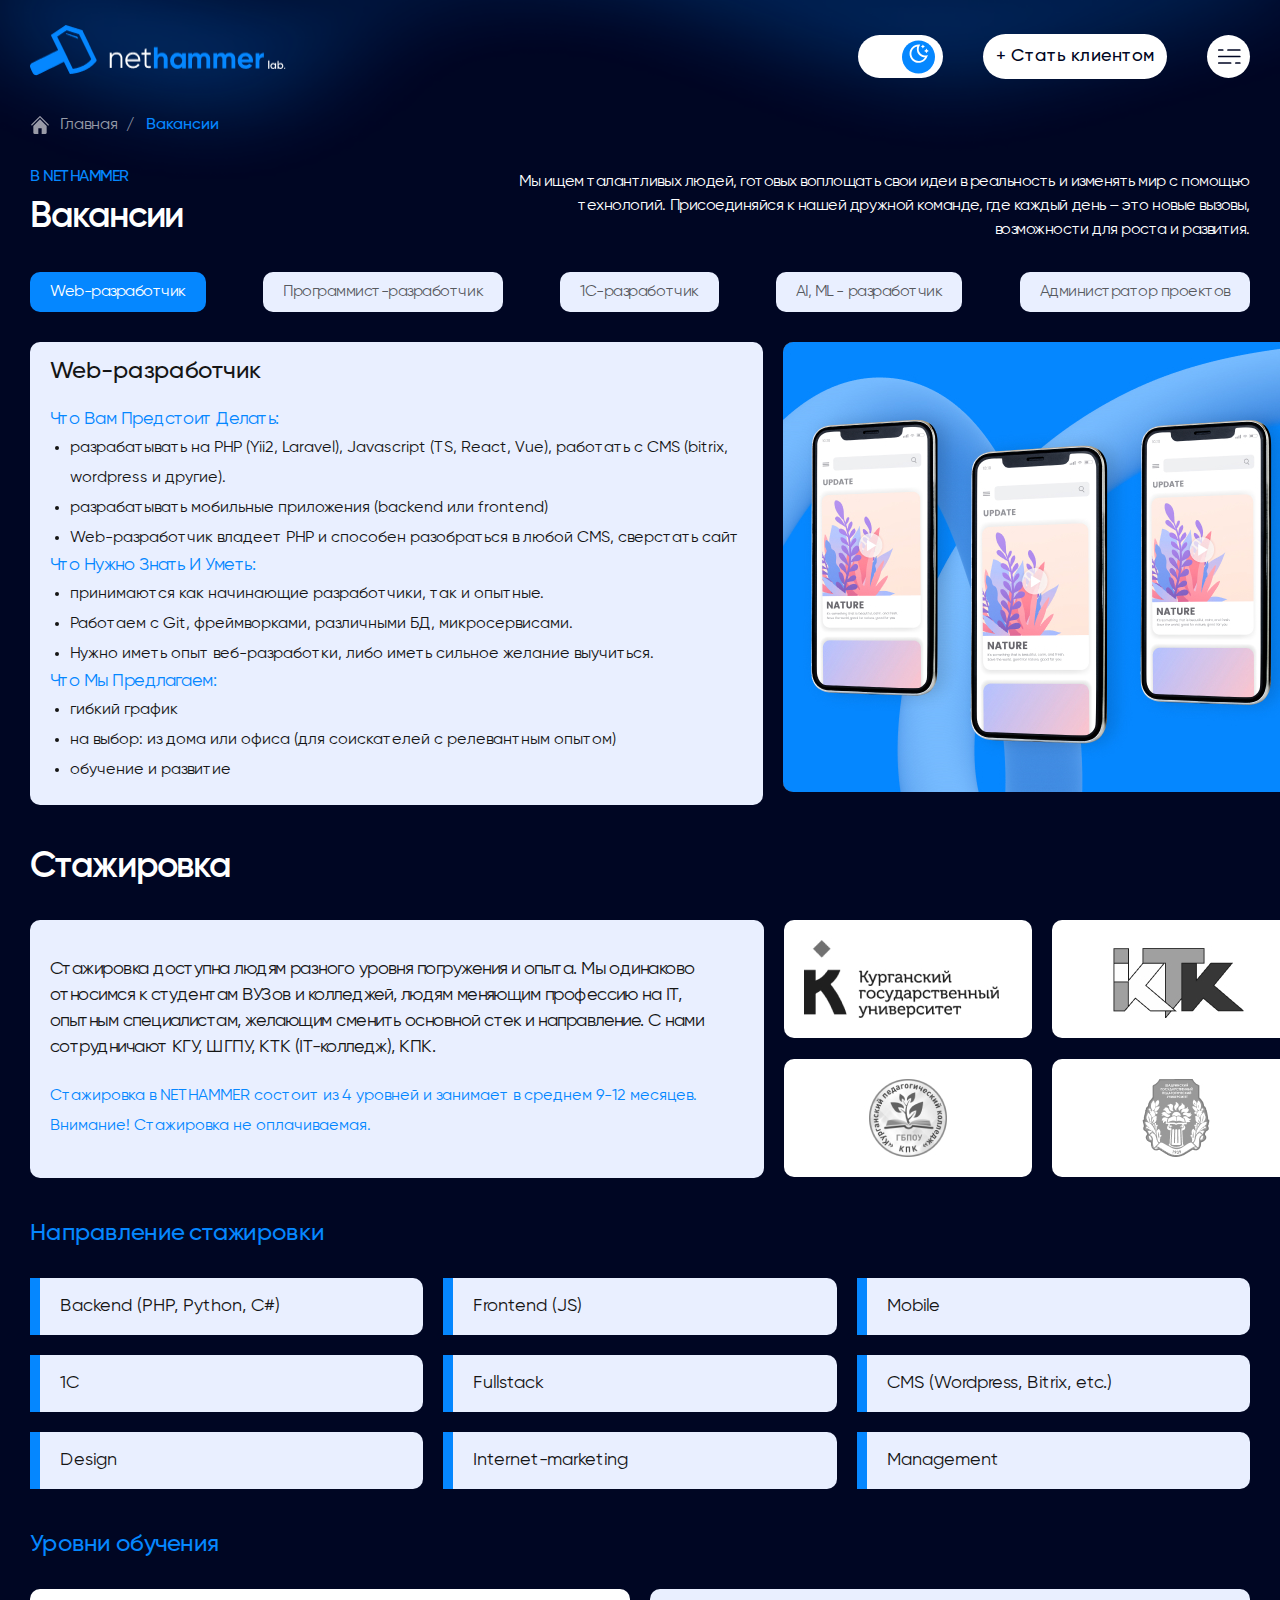
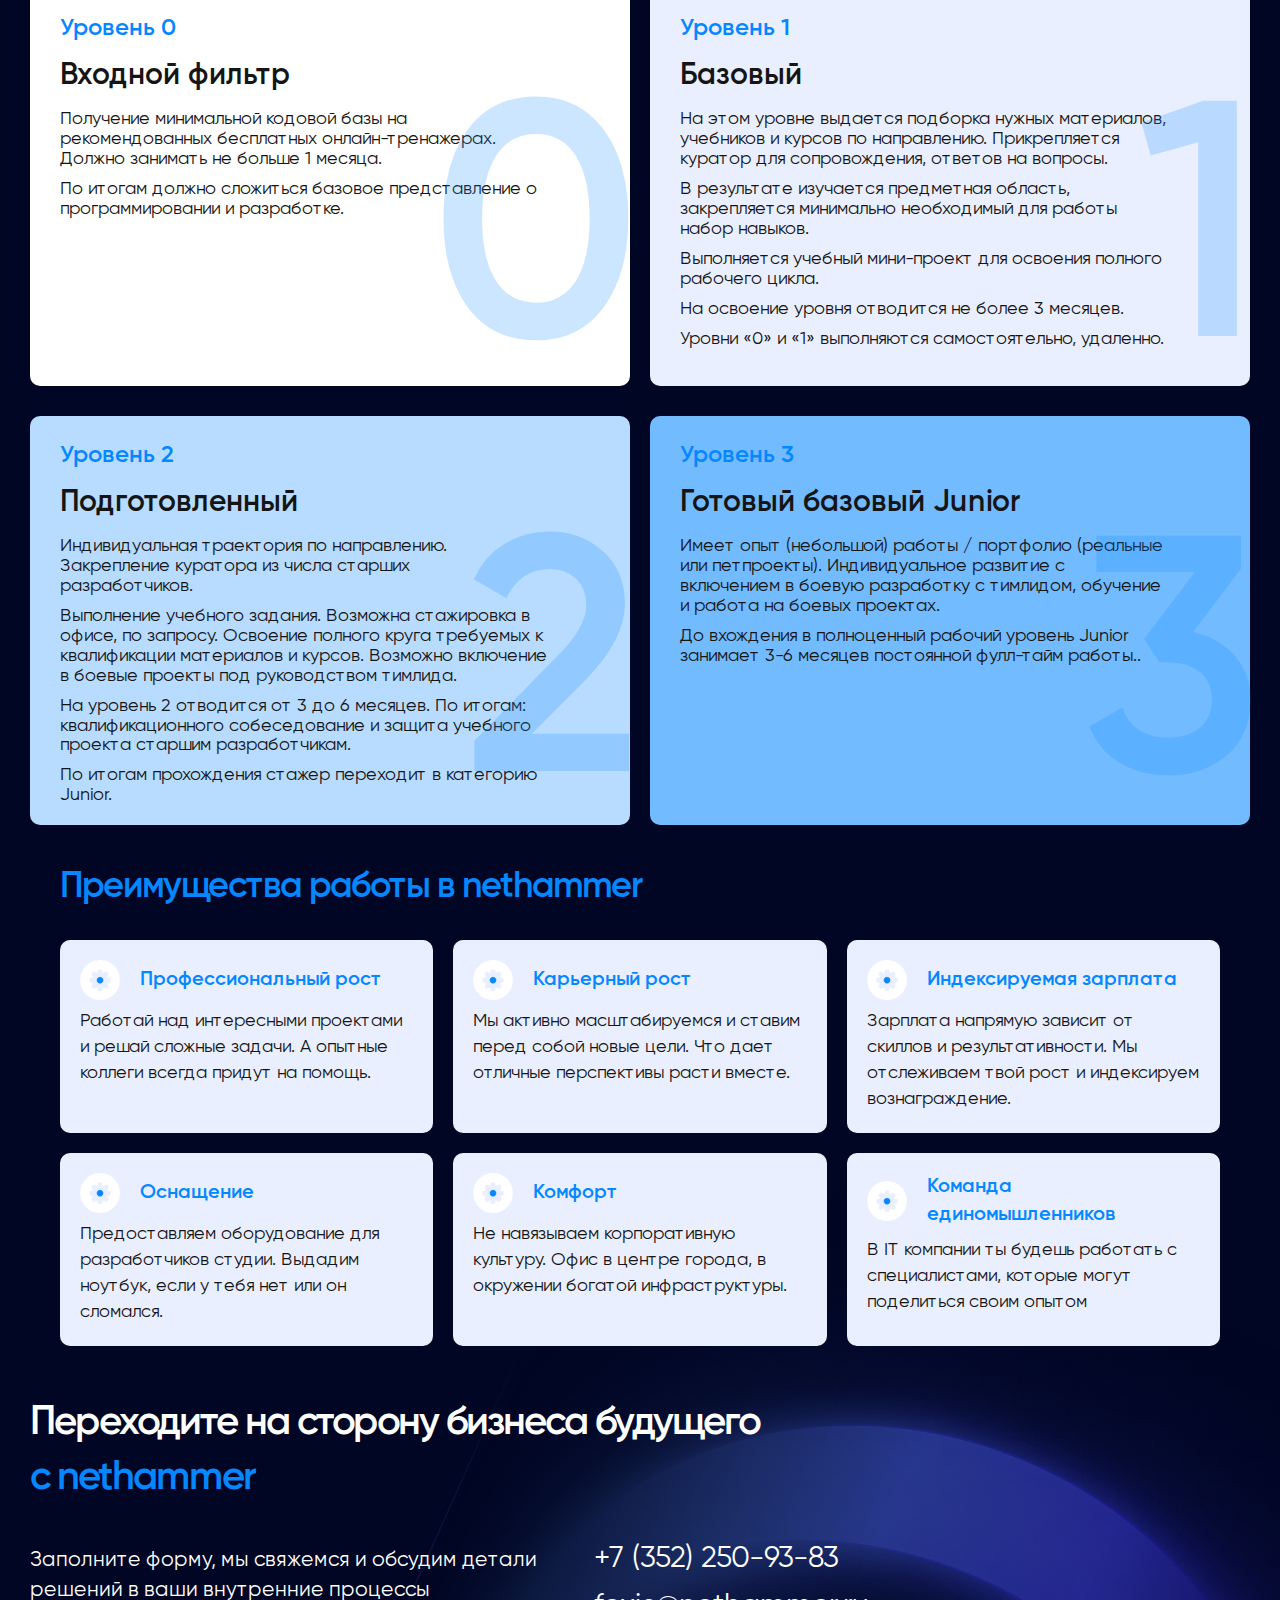
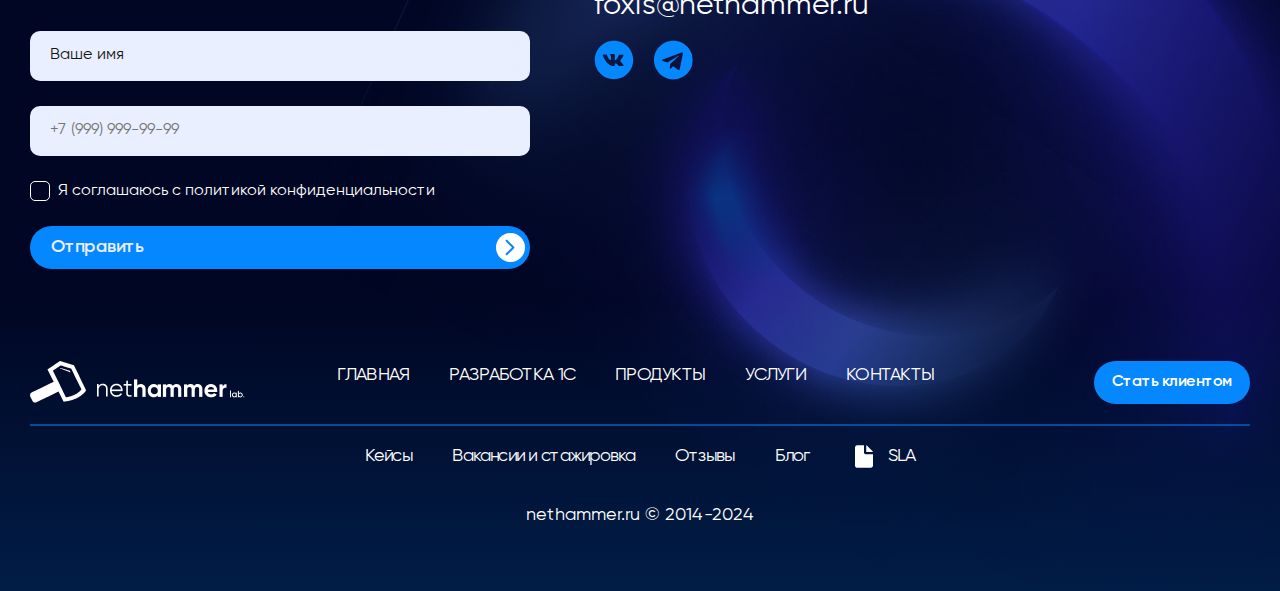
<file: pages/vacancies.html>
<!DOCTYPE html>
<html lang="ru">
  <head>
    <meta charset="UTF-8" />
    <meta name="viewport" content="width=device-width, initial-scale=1.0" />
    <title>Вакансии</title>
    <link rel="stylesheet" href="../css/index.css" />
    <link
      rel="icon"
      type="image/png"
      sizes="16x16"
      href="../image/favicon.png"
    />
  </head>
  <body>
    <img class="header__background" src="../image/header-bg.png" alt="" />
    <header class="header">
      <div class="container">
        <div class="header__wrapper">
          <a href="../index.html" class="logo">
            <img
              class="header__logo"
              src="../image/header/nethammer-logo.png"
              alt="Лого Нетхаммер"
            />
          </a>
          <div class="header__buttons">
            <button class="button header__switch"></button>
            <button class="button header__button-client">
              + Стать клиентом
            </button>
            <button class="button header__burger">
              <img
                class="burger"
                src="../image/header/burger-dark.svg"
                alt=""
              />
            </button>
          </div>
        </div>
      </div>
    </header>

    <main>
      <div class="container">
        <div class="breadcrumb__wrap">
          <div class="breadcrumb__icon"></div>
          <ul class="breadcrumb">
            <li class="breadcrumb__item">
              <a class="breadcrumb__link" href="../index.html">Главная</a>
            </li>
            <li class="breadcrumb__item breadcrumb__item--last">Вакансии</li>
          </ul>
        </div>
      </div>

      <section class="job">
        <div class="container">
          <div class="cases__wrapper">
            <div>
              <h3 class="cases__subtitle section__subtitle">В nethammer</h3>
              <h2 class="cases__title cases__title--page section__title">
                Вакансии
              </h2>
            </div>
            <p class="cases__text">
              Мы ищем талантливых людей, готовых воплощать свои идеи в
              реальность и изменять мир с помощью технологий. Присоединяйся к
              нашей дружной команде, где каждый день – это новые вызовы,
              возможности для роста и развития.
            </p>
          </div>

          <div class="job__tabs">
            <div class="job__tabs-top">
              <div class="job__tab tab-active">Web-разработчик</div>
              <div class="job__tab">Программист-разработчик</div>
              <div class="job__tab">1С-разработчик</div>
              <div class="job__tab">AI, ML - разработчик</div>
              <div class="job__tab">Администратор проектов</div>
            </div>

            <div class="job__tabs-body">
              <div class="job__tab-content content-active">
                <div class="job__info">
                  <h3 class="job__title">Web-разработчик</h3>

                  <figure>
                    <figcaption class="job__figcaption">
                      Что вам предстоит делать:
                    </figcaption>
                    <ul class="job-bonuses__list">
                      <li>
                        разрабатывать на PHP (Yii2, Laravel), Javascript (TS,
                        React, Vue), работать с CMS (bitrix, wordpress и
                        другие).
                      </li>
                      <li>
                        разрабатывать мобильные приложения (backend или
                        frontend)
                      </li>
                      <li>
                        Web-разработчик владеет PHP и способен разобраться в
                        любой CMS, сверстать сайт
                      </li>
                    </ul>
                  </figure>

                  <figure>
                    <figcaption class="job__figcaption">
                      Что нужно знать и уметь:
                    </figcaption>
                    <ul class="job-bonuses__list">
                      <li>
                        принимаются как начинающие разработчики, так и опытные.
                      </li>
                      <li>
                        Работаем с Git, фреймворками, различными БД,
                        микросервисами.
                      </li>
                      <li>
                        Нужно иметь опыт веб-разработки, либо иметь сильное
                        желание выучиться.
                      </li>
                    </ul>
                  </figure>

                  <figure>
                    <figcaption class="job__figcaption">
                      Что мы предлагаем:
                    </figcaption>
                    <ul class="job-bonuses__list">
                      <li>гибкий график</li>
                      <li>
                        на выбор: из дома или офиса (для соискателей с
                        релевантным опытом)
                      </li>
                      <li>обучение и развитие</li>
                    </ul>
                  </figure>
                </div>
                <img
                  class="job__image"
                  src="../image/vacancies/job-image.jpg"
                  alt=""
                />
              </div>
              <div class="job__tab-content">
                <div class="job__info">
                  <h3 class="job__title">Программист-разработчик</h3>

                  <figure>
                    <figcaption class="job__figcaption">
                      Что вам предстоит делать:
                    </figcaption>
                    <ul class="job-bonuses__list">
                      <li>
                        разрабатывать на PHP (Yii2, Laravel), Javascript (TS,
                        React, Vue), работать с CMS (bitrix, wordpress и
                        другие).
                      </li>
                      <li>
                        разрабатывать мобильные приложения (backend или
                        frontend)
                      </li>
                      <li>
                        Web-разработчик владеет PHP и способен разобраться в
                        любой CMS, сверстать сайт
                      </li>
                    </ul>
                  </figure>

                  <figure>
                    <figcaption class="job__figcaption">
                      Что нужно знать и уметь:
                    </figcaption>
                    <ul class="job-bonuses__list">
                      <li>
                        принимаются как начинающие разработчики, так и опытные.
                      </li>
                      <li>
                        Работаем с Git, фреймворками, различными БД,
                        микросервисами.
                      </li>
                      <li>
                        Нужно иметь опыт веб-разработки, либо иметь сильное
                        желание выучиться.
                      </li>
                    </ul>
                  </figure>

                  <figure>
                    <figcaption class="job__figcaption">
                      Что мы предлагаем:
                    </figcaption>
                    <ul class="job-bonuses__list">
                      <li>гибкий график</li>
                      <li>
                        на выбор: из дома или офиса (для соискателей с
                        релевантным опытом)
                      </li>
                      <li>обучение и развитие</li>
                    </ul>
                  </figure>
                </div>
                <img
                  class="job__image"
                  src="../image/vacancies/job-image.jpg"
                  alt=""
                />
              </div>
              <div class="job__tab-content">
                <div class="job__info">
                  <h3 class="job__title">1С-разработчик</h3>

                  <figure>
                    <figcaption class="job__figcaption">
                      Что вам предстоит делать:
                    </figcaption>
                    <ul class="job-bonuses__list">
                      <li>
                        разрабатывать на PHP (Yii2, Laravel), Javascript (TS,
                        React, Vue), работать с CMS (bitrix, wordpress и
                        другие).
                      </li>
                      <li>
                        разрабатывать мобильные приложения (backend или
                        frontend)
                      </li>
                      <li>
                        Web-разработчик владеет PHP и способен разобраться в
                        любой CMS, сверстать сайт
                      </li>
                    </ul>
                  </figure>

                  <figure>
                    <figcaption class="job__figcaption">
                      Что нужно знать и уметь:
                    </figcaption>
                    <ul class="job-bonuses__list">
                      <li>
                        принимаются как начинающие разработчики, так и опытные.
                      </li>
                      <li>
                        Работаем с Git, фреймворками, различными БД,
                        микросервисами.
                      </li>
                      <li>
                        Нужно иметь опыт веб-разработки, либо иметь сильное
                        желание выучиться.
                      </li>
                    </ul>
                  </figure>

                  <figure>
                    <figcaption class="job__figcaption">
                      Что мы предлагаем:
                    </figcaption>
                    <ul class="job-bonuses__list">
                      <li>гибкий график</li>
                      <li>
                        на выбор: из дома или офиса (для соискателей с
                        релевантным опытом)
                      </li>
                      <li>обучение и развитие</li>
                    </ul>
                  </figure>
                </div>
                <img
                  class="job__image"
                  src="../image/vacancies/job-image.jpg"
                  alt=""
                />
              </div>
              <div class="job__tab-content">
                <div class="job__info">
                  <h3 class="job__title">AI, ML - разработчик</h3>

                  <figure>
                    <figcaption class="job__figcaption">
                      Что вам предстоит делать:
                    </figcaption>
                    <ul class="job-bonuses__list">
                      <li>
                        разрабатывать на PHP (Yii2, Laravel), Javascript (TS,
                        React, Vue), работать с CMS (bitrix, wordpress и
                        другие).
                      </li>
                      <li>
                        разрабатывать мобильные приложения (backend или
                        frontend)
                      </li>
                      <li>
                        Web-разработчик владеет PHP и способен разобраться в
                        любой CMS, сверстать сайт
                      </li>
                    </ul>
                  </figure>

                  <figure>
                    <figcaption class="job__figcaption">
                      Что нужно знать и уметь:
                    </figcaption>
                    <ul class="job-bonuses__list">
                      <li>
                        принимаются как начинающие разработчики, так и опытные.
                      </li>
                      <li>
                        Работаем с Git, фреймворками, различными БД,
                        микросервисами.
                      </li>
                      <li>
                        Нужно иметь опыт веб-разработки, либо иметь сильное
                        желание выучиться.
                      </li>
                    </ul>
                  </figure>

                  <figure>
                    <figcaption class="job__figcaption">
                      Что мы предлагаем:
                    </figcaption>
                    <ul class="job-bonuses__list">
                      <li>гибкий график</li>
                      <li>
                        на выбор: из дома или офиса (для соискателей с
                        релевантным опытом)
                      </li>
                      <li>обучение и развитие</li>
                    </ul>
                  </figure>
                </div>
                <img
                  class="job__image"
                  src="../image/vacancies/job-image.jpg"
                  alt=""
                />
              </div>
              <div class="job__tab-content">
                <div class="job__info">
                  <h3 class="job__title">Администратор проектов</h3>

                  <figure>
                    <figcaption class="job__figcaption">
                      Что вам предстоит делать:
                    </figcaption>
                    <ul class="job-bonuses__list">
                      <li>
                        разрабатывать на PHP (Yii2, Laravel), Javascript (TS,
                        React, Vue), работать с CMS (bitrix, wordpress и
                        другие).
                      </li>
                      <li>
                        разрабатывать мобильные приложения (backend или
                        frontend)
                      </li>
                      <li>
                        Web-разработчик владеет PHP и способен разобраться в
                        любой CMS, сверстать сайт
                      </li>
                    </ul>
                  </figure>

                  <figure>
                    <figcaption class="job__figcaption">
                      Что нужно знать и уметь:
                    </figcaption>
                    <ul class="job-bonuses__list">
                      <li>
                        принимаются как начинающие разработчики, так и опытные.
                      </li>
                      <li>
                        Работаем с Git, фреймворками, различными БД,
                        микросервисами.
                      </li>
                      <li>
                        Нужно иметь опыт веб-разработки, либо иметь сильное
                        желание выучиться.
                      </li>
                    </ul>
                  </figure>

                  <figure>
                    <figcaption class="job__figcaption">
                      Что мы предлагаем:
                    </figcaption>
                    <ul class="job-bonuses__list">
                      <li>гибкий график</li>
                      <li>
                        на выбор: из дома или офиса (для соискателей с
                        релевантным опытом)
                      </li>
                      <li>обучение и развитие</li>
                    </ul>
                  </figure>
                </div>
                <img
                  class="job__image"
                  src="../image/vacancies/job-image.jpg"
                  alt=""
                />
              </div>
            </div>
          </div>
        </div>
      </section>

      <section class="internship">
        <div class="container">
          <h3 class="internship__title section__title">Стажировка</h3>
          <div class="internship__wrapper">
            <div class="internship__info">
              <p class="internship__text">
                Стажировка доступна людям разного уровня погружения и опыта. Мы
                одинаково относимся к студентам ВУЗов и колледжей, людям
                меняющим профессию на IT, опытным специалистам, желающим сменить
                основной стек и направление. С нами сотрудничают КГУ, ШГПУ, КТК
                (IT-колледж), КПК.
              </p>
              <p class="internship__subtext">
                Стажировка в NETHAMMER состоит из 4 уровней и занимает в среднем
                9-12 месяцев. Внимание! Стажировка не оплачиваемая. 
              </p>
            </div>

            <div class="internship__images">
              <img
                class="internship__image"
                src="../image/vacancies/kgu.jpg"
                alt=""
              />
              <img
                class="internship__image"
                src="../image/vacancies/ktk.jpg"
                alt=""
              />
              <img
                class="internship__image"
                src="../image/vacancies/kpk.jpg"
                alt=""
              />
              <img
                class="internship__image"
                src="../image/vacancies/sgp.jpg"
                alt=""
              />
            </div>
          </div>
        </div>
      </section>

      <section class="direction">
        <div class="container">
          <h4 class="direction__title">Направление стажировки</h4>
          <ul class="direction__wrapper">
            <li class="direction__item">Backend (PHP, Python, C#)</li>
            <li class="direction__item">Frontend (JS)</li>
            <li class="direction__item">Mobile</li>
            <li class="direction__item">1C</li>
            <li class="direction__item">Fullstack</li>
            <li class="direction__item">CMS (Wordpress, Bitrix, etc.)</li>
            <li class="direction__item">Design</li>
            <li class="direction__item">Internet-marketing</li>
            <li class="direction__item">Management</li>
          </ul>
        </div>
      </section>

      <section class="level">
        <div class="container">
          <h4 class="level__title">Уровни обучения</h4>
          <ul class="level__list">
            <li class="level__item level__item--0">
              <h5 class="level__subtitle">Уровень 0</h5>
              <h4 class="level__item-title">Входной фильтр</h4>
              <p class="level__text">
                Получение минимальной кодовой базы на рекомендованных бесплатных
                онлайн-тренажерах. Должно занимать не больше 1 месяца.
              </p>
              <p class="level__text">
                По итогам должно сложиться базовое представление о
                программировании и разработке.
              </p>
            </li>
            <li class="level__item level__item--1">
              <h5 class="level__subtitle">Уровень 1</h5>
              <h4 class="level__item-title">Базовый</h4>
              <p class="level__text">
                На этом уровне выдается подборка нужных материалов, учебников и
                курсов по направлению. Прикрепляется куратор для сопровождения,
                ответов на вопросы.
              </p>
              <p class="level__text">
                В результате изучается предметная область, закрепляется
                минимально необходимый для работы набор навыков.
              </p>
              <p class="level__text">
                Выполняется учебный мини-проект для освоения полного рабочего
                цикла.
              </p>
              <p class="level__text">
                На освоение уровня отводится не более 3 месяцев.
              </p>

              <p class="level__text">
                Уровни «0» и «1» выполняются самостоятельно, удаленно.
              </p>
            </li>
            <li class="level__item level__item--2">
              <h5 class="level__subtitle">Уровень 2</h5>
              <h4 class="level__item-title">Подготовленный</h4>
              <p class="level__text">
                Индивидуальная траектория по направлению. Закрепление куратора
                из числа старших разработчиков.
              </p>
              <p class="level__text">
                Выполнение учебного задания. Возможна стажировка в офисе, по
                запросу. Освоение полного круга требуемых к квалификации
                материалов и курсов. Возможно включение в боевые проекты под
                руководством тимлида.
              </p>
              <p class="level__text">
                На уровень 2 отводится от 3 до 6 месяцев. По итогам:
                квалификационного собеседование и защита учебного проекта
                старшим разработчикам.
              </p>
              <p class="level__text">
                По итогам прохождения стажер переходит в категорию Junior.
              </p>
            </li>
            <li class="level__item level__item--3">
              <h5 class="level__subtitle">Уровень 3</h5>
              <h4 class="level__item-title">Готовый базовый Junior</h4>
              <p class="level__text">
                Имеет опыт (небольшой) работы / портфолио (реальные или
                петпроекты). Индивидуальное развитие с включением в боевую
                разработку с тимлидом, обучение и работа на боевых проектах.
              </p>
              <p class="level__text">
                До вхождения в полноценный рабочий уровень Junior занимает 3-6
                месяцев постоянной фулл-тайм работы..
              </p>
            </li>
          </ul>
        </div>
      </section>

      <section class="bonuses">
        <div class="container">
          <h2 class="bonuses__title section__title">
            Преимущества работы в nethammer
          </h2>
          <ul class="job__bonuses">
            <li class="job__bonus bonus">
              <div class="bonus__title">
                <img
                  class="bonus__image"
                  src="../image/work-image.png"
                  alt=""
                />
                Профессиональный рост
              </div>
              <p class="bonus__text">
                Работай над интересными проектами и решай сложные задачи. А
                опытные коллеги всегда придут на помощь.
              </p>
            </li>

            <li class="job__bonus bonus">
              <div class="bonus__title">
                <img
                  class="bonus__image"
                  src="../image/work-image.png"
                  alt=""
                />
                Карьерный рост
              </div>
              <p class="bonus__text">
                Мы активно масштабируемся и ставим перед собой новые цели. Что
                дает отличные перспективы расти вместе.
              </p>
            </li>

            <li class="job__bonus bonus">
              <div class="bonus__title">
                <img
                  class="bonus__image"
                  src="../image/work-image.png"
                  alt=""
                />
                Индексируемая зарплата
              </div>
              <p class="bonus__text">
                Зарплата напрямую зависит от скиллов и результативности. Мы
                отслеживаем твой рост и индексируем вознаграждение.
              </p>
            </li>

            <li class="job__bonus bonus">
              <div class="bonus__title">
                <img
                  class="bonus__image"
                  src="../image/work-image.png"
                  alt=""
                />
                Оснащение
              </div>
              <p class="bonus__text">
                Предоставляем оборудование для разработчиков студии. Выдадим
                ноутбук, если у тебя нет или он сломался.
              </p>
            </li>

            <li class="job__bonus bonus">
              <div class="bonus__title">
                <img
                  class="bonus__image"
                  src="../image/work-image.png"
                  alt=""
                />
                Комфорт
              </div>
              <p class="bonus__text">
                Не навязываем корпоративную культуру. Офис в центре города, в
                окружении богатой инфраструктуры.
              </p>
            </li>

            <li class="job__bonus bonus">
              <div class="bonus__title">
                <img class="bonus__image" src="/image/work-image.png" alt="" />
                Команда единомышленников
              </div>
              <p class="bonus__text">
                В IT компании ты будешь работать с специалистами, которые могут
                поделиться своим опытом
              </p>
            </li>
          </ul>
        </div>
      </section>

      <section class="contact">
        <div class="container">
          <h2 class="contact__title">
            Переходите на сторону бизнеса будущего
            <span class="contact__title--blue">с nethammer</span>
          </h2>
          <div class="contact__container">
            <div class="contact__wrapper">
              <p class="contact__text">
                Заполните форму, мы свяжемся и обсудим детали решений в ваши
                внутренние процессы
              </p>
              <form
                class="contact__form"
                action="https://jsonplaceholder.typicode.com/posts"
                id="form"
                method="POST"
              >
                <input
                  class="contact__name"
                  type="text"
                  name="name"
                  placeholder="Ваше имя"
                />
                <input
                  class="contact__tel tel-input"
                  type="tel"
                  name="tel"
                  placeholder="+7 (999) 999-99-99"
                />

                <!-- <label for="agree" class="contact__label"
                  ><input
                    class="contact__agreement"
                    type="checkbox"
                    id="agree"
                    name="agree"
                  />Я соглашаюсь с политикой конфиденциальности
                </label> -->
                <input
                  type="checkbox"
                  class="custom-checkbox"
                  id="agree"
                  name="agree"
                  value="yes"
                />
                <label for="agree"
                  >Я соглашаюсь с политикой конфиденциальности</label
                >
                <button class="button contact__button">
                  Отправить <img src="../image/arrow-right.svg" alt="" />
                </button>
              </form>
            </div>
            <div class="contact__info">
              <p><a href="">+7 (352) 250-93-83</a></p>
              <p><a href="">foxis@nethammer.ru</a></p>
              <div class="contact__links">
                <a
                  class="contact__link"
                  href="https://vk.com/nethammer"
                  target="_blank"
                >
                  <svg
                    width="40"
                    height="40"
                    viewBox="0 0 40 40"
                    fill="none"
                    xmlns="http://www.w3.org/2000/svg"
                  >
                    <g clip-path="url(#clip0_1_2453)">
                      <path
                        d="M20 0.800049C9.396 0.800049 0.799999 9.39605 0.799999 20C0.799999 30.604 9.396 39.2001 20 39.2001C30.604 39.2001 39.2 30.604 39.2 20C39.2 9.39605 30.604 0.800049 20 0.800049ZM27.384 22.462C27.384 22.462 29.082 24.1381 29.5 24.916C29.512 24.9321 29.518 24.948 29.522 24.956C29.692 25.242 29.732 25.464 29.648 25.63C29.508 25.906 29.028 26.0421 28.864 26.0541H25.864C25.656 26.0541 25.22 26 24.692 25.636C24.286 25.352 23.886 24.886 23.496 24.432C22.914 23.756 22.41 23.1721 21.902 23.1721C21.8375 23.1719 21.7733 23.1821 21.712 23.202C21.328 23.326 20.836 23.8741 20.836 25.334C20.836 25.79 20.476 26.052 20.222 26.052H18.848C18.38 26.052 15.942 25.8881 13.782 23.6101C11.138 20.82 8.758 15.224 8.738 15.172C8.588 14.81 8.898 14.616 9.236 14.616H12.266C12.67 14.616 12.802 14.862 12.894 15.08C13.002 15.334 13.398 16.344 14.048 17.48C15.102 19.332 15.748 20.084 16.266 20.084C16.3631 20.0829 16.4585 20.0582 16.544 20.012C17.22 19.636 17.094 17.226 17.064 16.726C17.064 16.632 17.062 15.648 16.716 15.176C16.468 14.834 16.046 14.704 15.79 14.656C15.8936 14.5131 16.0301 14.3971 16.188 14.318C16.652 14.086 17.488 14.052 18.318 14.052H18.78C19.68 14.064 19.912 14.122 20.238 14.204C20.898 14.362 20.912 14.788 20.854 16.246C20.836 16.66 20.818 17.128 20.818 17.68C20.818 17.8001 20.812 17.928 20.812 18.064C20.792 18.806 20.768 19.648 21.292 19.994C21.3603 20.0369 21.4393 20.0598 21.52 20.06C21.702 20.06 22.25 20.06 23.734 17.514C24.1917 16.6946 24.5894 15.843 24.924 14.966C24.954 14.914 25.042 14.754 25.146 14.692C25.2228 14.6529 25.3079 14.633 25.394 14.634H28.956C29.344 14.634 29.61 14.692 29.66 14.842C29.748 15.08 29.644 15.806 28.018 18.008L27.292 18.966C25.818 20.898 25.818 20.996 27.384 22.462Z"
                        fill="#0587FF"
                      />
                    </g>
                    <defs>
                      <clippath id="clip0_1_2453">
                        <rect width="40" height="40" fill="white" />
                      </clippath>
                    </defs>
                  </svg>
                </a>
                <a class="contact__link" href="" target="_blank">
                  <svg
                    width="39"
                    height="40"
                    viewBox="0 0 39 40"
                    fill="none"
                    xmlns="http://www.w3.org/2000/svg"
                  >
                    <g clip-path="url(#clip0_1_2455)">
                      <path
                        d="M19.3778 0.625C8.67465 0.625 0.0027771 9.29688 0.0027771 20C0.0027771 30.7031 8.67465 39.375 19.3778 39.375C30.0809 39.375 38.7528 30.7031 38.7528 20C38.7528 9.29688 30.0809 0.625 19.3778 0.625ZM28.8934 13.8984L25.7137 28.8828C25.4793 29.9453 24.8465 30.2031 23.9637 29.7031L19.12 26.1328L16.784 28.3828C16.5262 28.6406 16.3075 28.8594 15.8075 28.8594L16.1512 23.9297L25.1278 15.8203C25.5184 15.4766 25.0418 15.2812 24.5262 15.625L13.4325 22.6094L8.65121 21.1172C7.61215 20.7891 7.58871 20.0781 8.86996 19.5781L27.5497 12.375C28.4168 12.0625 29.1747 12.5859 28.8934 13.8984Z"
                        fill="#0587FF"
                      />
                    </g>
                    <defs>
                      <clippath id="clip0_1_2455">
                        <rect width="38.7556" height="40" fill="white" />
                      </clippath>
                    </defs>
                  </svg>
                </a>
              </div>
            </div>
          </div>
        </div>
      </section>
      <img
        class="background-image-six"
        src="../image/background-image-six.png"
        alt=""
      />
    </main>

    <footer class="footer">
      <div class="container footer__container">
        <div class="footer__wrapper">
          <a href="./index.html" class="footer__logo">
            <img
              class="footer__icon"
              src="../image/footer/nethammer-white-logo.png"
              alt=""
            />
          </a>
          <ul class="nav__list">
            <li class="nav__item">
              <a class="nav__link" href="../index.html">Главная</a>
            </li>
            <li class="nav__item">
              <a class="nav__link" href="#">Разработка 1С</a>
            </li>
            <li class="nav__item">
              <a class="nav__link" href="./products.html">Продукты</a>
            </li>
            <li class="nav__item">
              <a class="nav__link" href="./services.html">Услуги</a>
            </li>
            <li class="nav__item">
              <a class="nav__link" href="./contacts.html">Контакты</a>
            </li>
          </ul>
          <button class="button footer__button">Стать клиентом</button>
        </div>
        <ul class="footer__list">
          <li class="footer__item">
            <a class="footer__link" href="./cases.html">Кейсы</a>
          </li>
          <li class="footer__item">
            <a class="footer__link" href="./vacancies.html"
              >Вакансии и стажировка</a
            >
          </li>

          <li class="footer__item">
            <a class="footer__link" href="./reviews.html">Отзывы</a>
          </li>
          <li class="footer__item">
            <a class="footer__link" href="./blog.html">Блог</a>
          </li>
          <li class="footer__item">
            <a class="footer__link footer__sla" href="#">
              <svg
                width="28"
                height="27"
                viewBox="0 0 28 27"
                fill="none"
                xmlns="http://www.w3.org/2000/svg"
              >
                <g clip-path="url(#clip0_8_3727)">
                  <path
                    d="M14 2.25V9.5625C14 9.98199 14.1563 10.3864 14.4383 10.697C14.7204 11.0075 15.1079 11.2019 15.5255 11.2421L15.6875 11.25H23V22.5C23.0002 23.0676 22.7858 23.6144 22.3998 24.0306C22.0138 24.4468 21.4848 24.7018 20.9187 24.7444L20.75 24.75H7.25C6.68235 24.7502 6.13561 24.5358 5.71938 24.1498C5.30315 23.7638 5.0482 23.2348 5.00563 22.6687L5 22.5V4.5C4.99982 3.93235 5.21421 3.38561 5.60018 2.96938C5.98616 2.55315 6.5152 2.2982 7.08125 2.25563L7.25 2.25H14ZM16.25 2.29837C16.6138 2.37561 16.9528 2.54181 17.2366 2.78213L17.375 2.90925L22.3407 7.875C22.6043 8.13838 22.7984 8.4631 22.9055 8.82L22.9505 9H16.25V2.29837Z"
                    fill="white"
                  />
                </g>
                <defs>
                  <clippath id="clip0_8_3727">
                    <rect
                      width="27"
                      height="27"
                      fill="white"
                      transform="translate(0.5)"
                    />
                  </clippath>
                </defs>
              </svg>
              SLA</a
            >
          </li>
        </ul>
        <p class="footer__copyright"><a>nethammer.ru</a> © 2014-2024</p>
      </div>
    </footer>
    <script src="../libs/inputmask.min.js"></script>
    <script type="module" src="../js/index.js"></script>
  </body>
</html>
</file>
<file: css/index.css>
@import "normalize.css";
@import "global.css";
@import "main.css";
@import "header.css";
@import "banner.css";
@import "numbers.css";
@import "services.css";
@import "cases.css";
@import "work.css";
@import "stage.css";
@import "clients.css";
@import "contacts.css";
@import "footer.css";
@import "cases-page.css";
@import "card-page.css";
@import "vacancies.css";
@import "blog.css";
@import "products.css";
@import "reviews.css";
@import "contacts-page.css";
@import "sevices-page.css";
</file>
